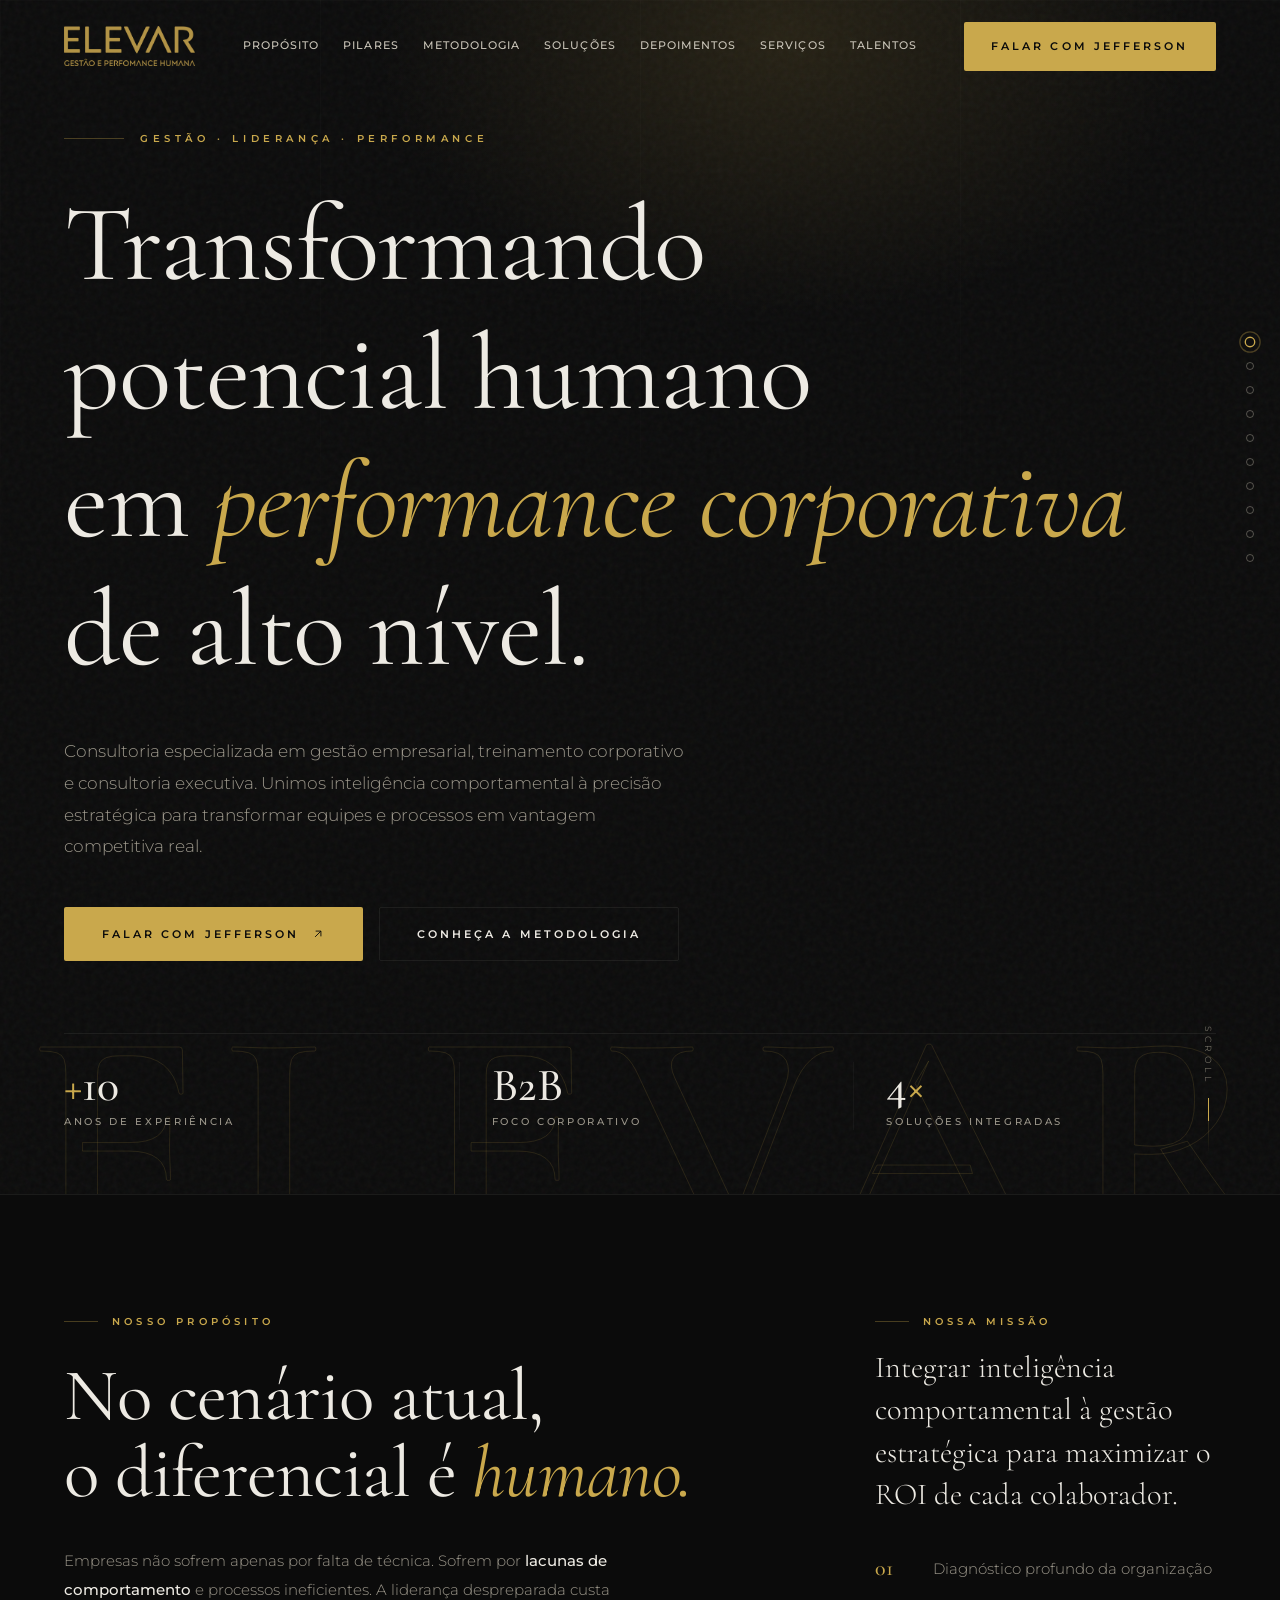
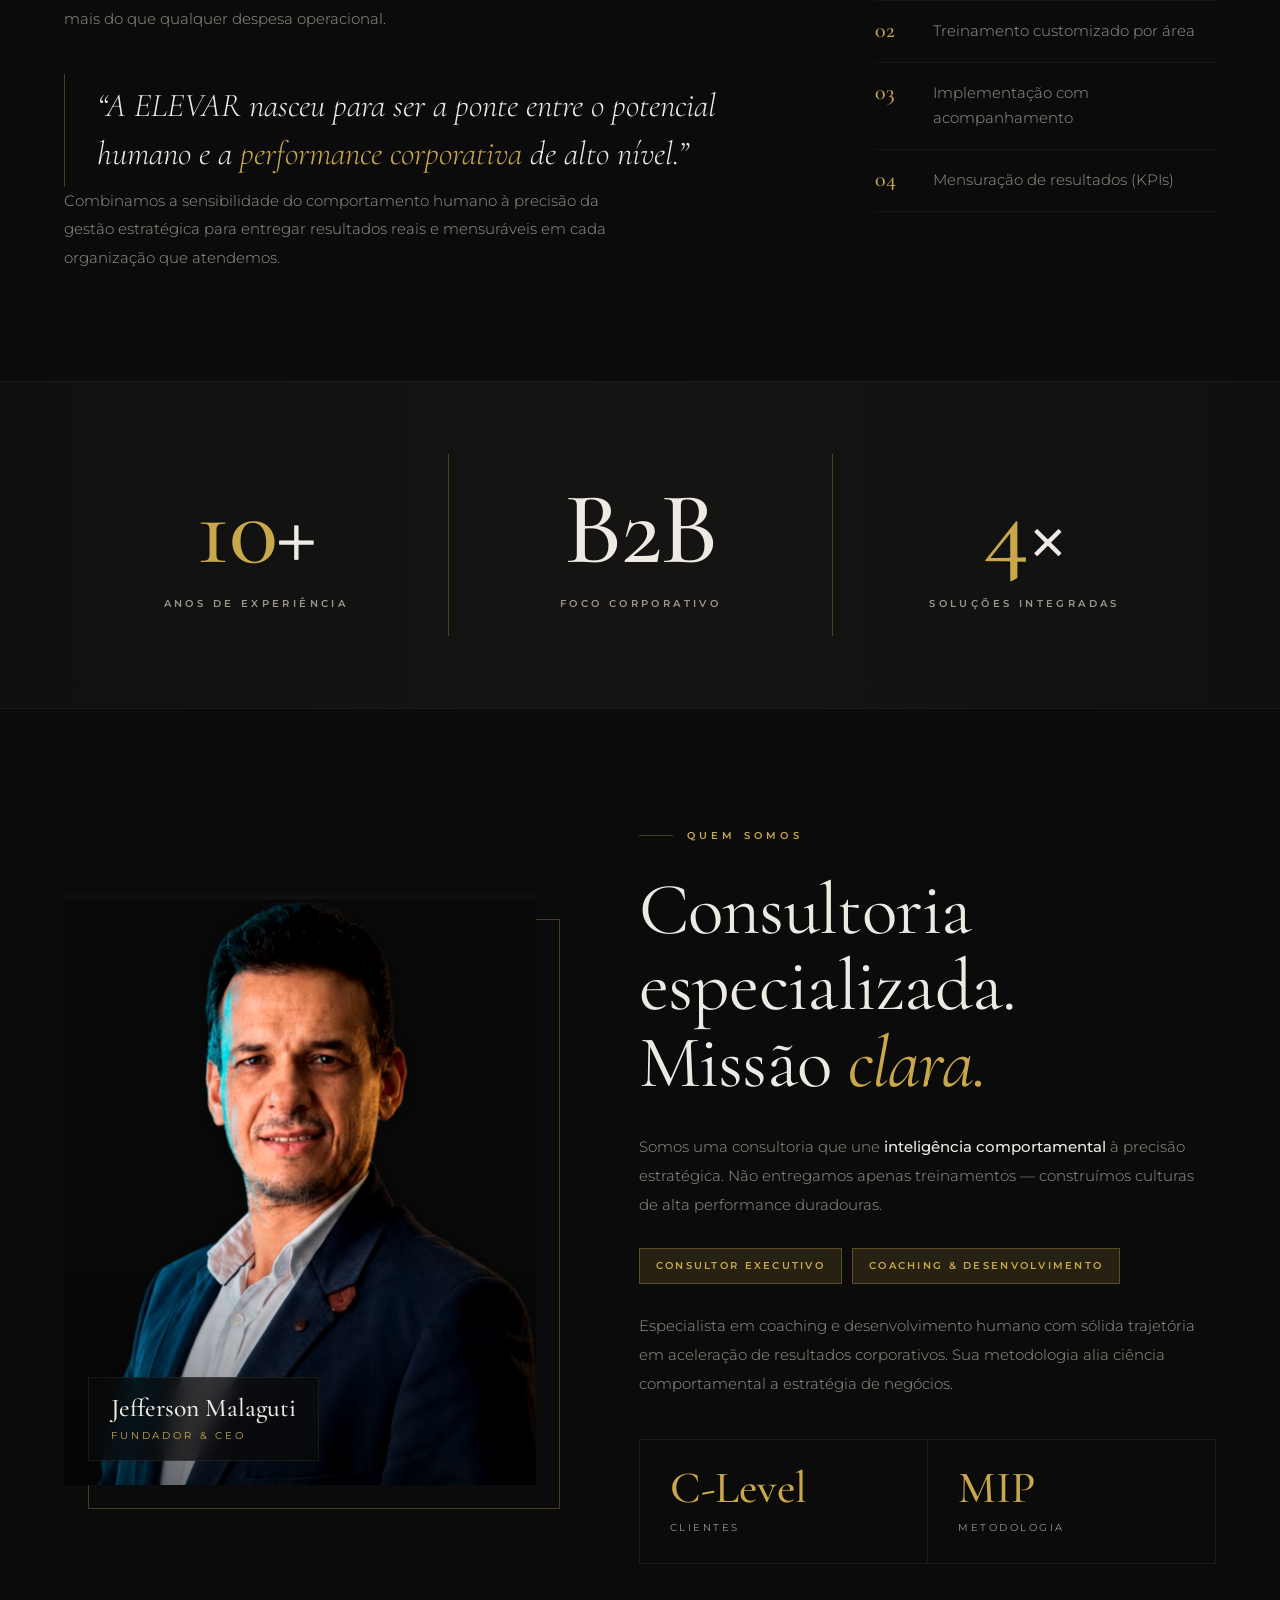
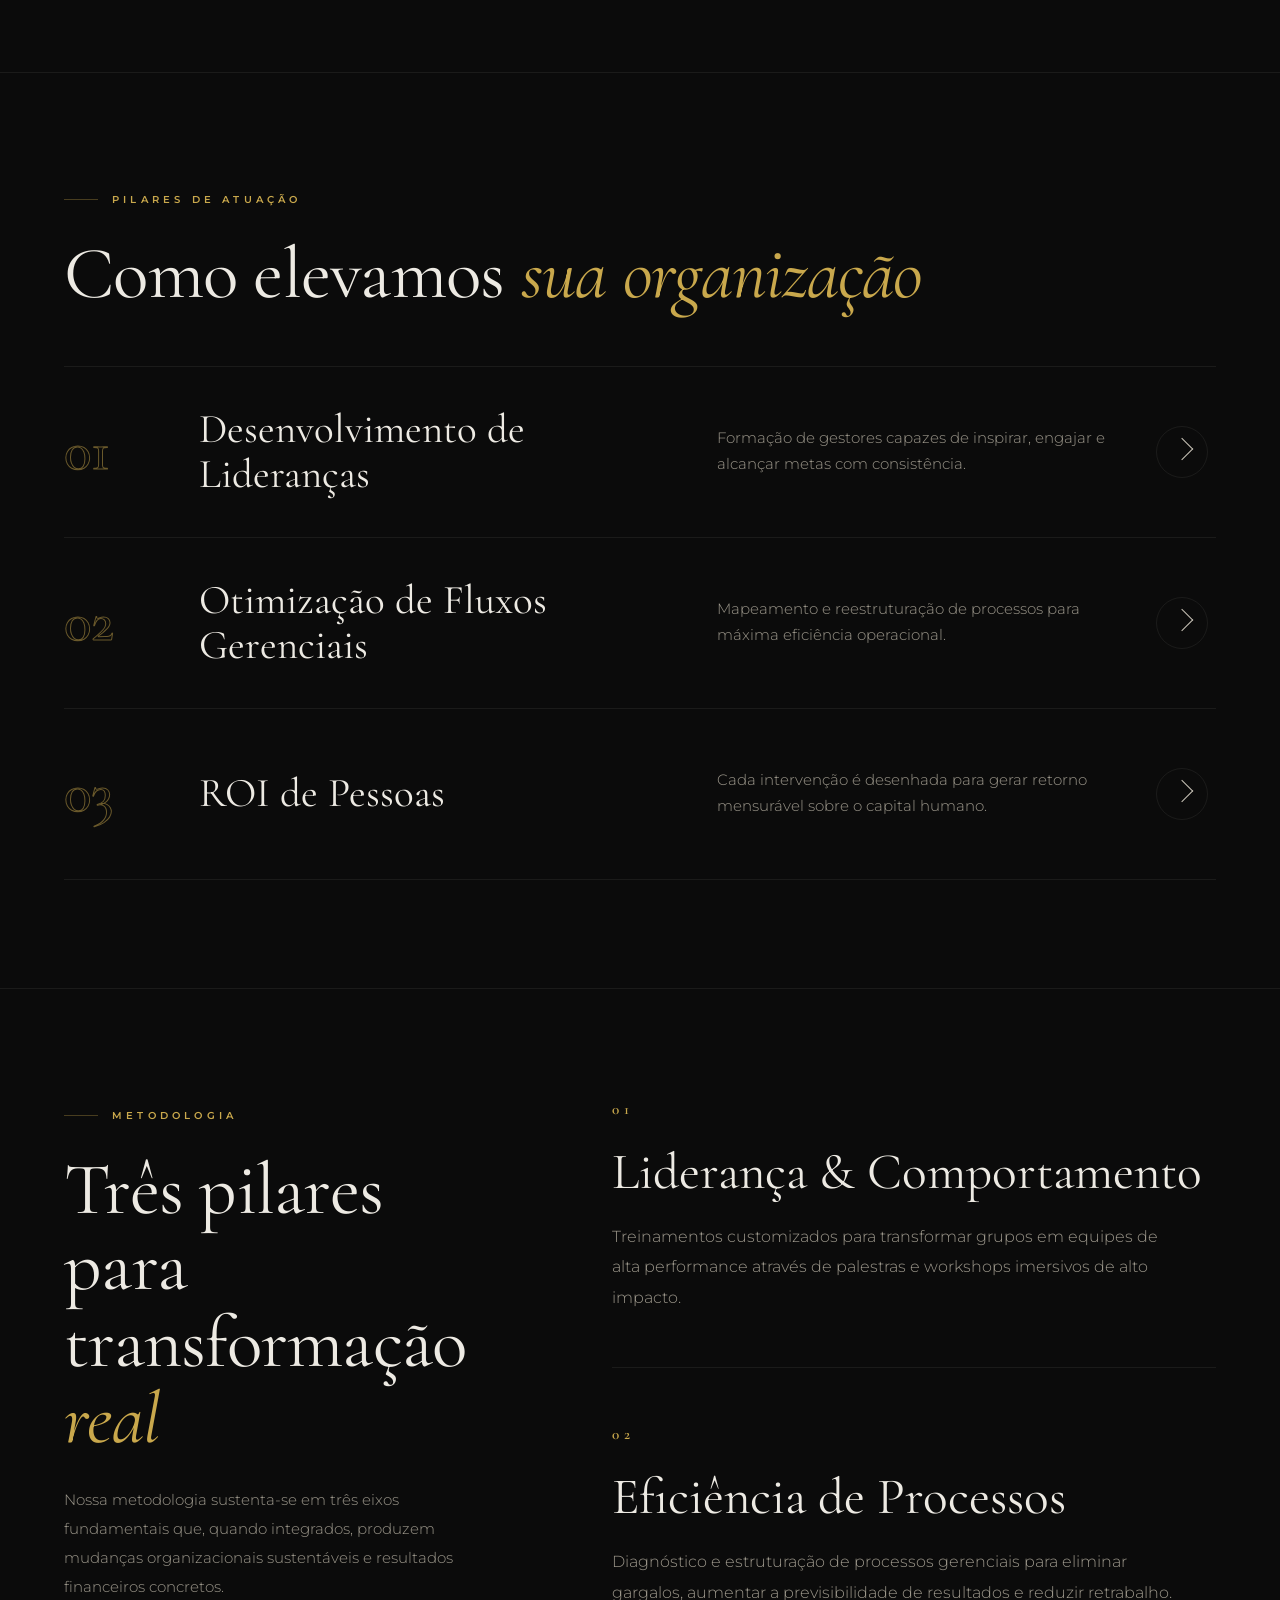
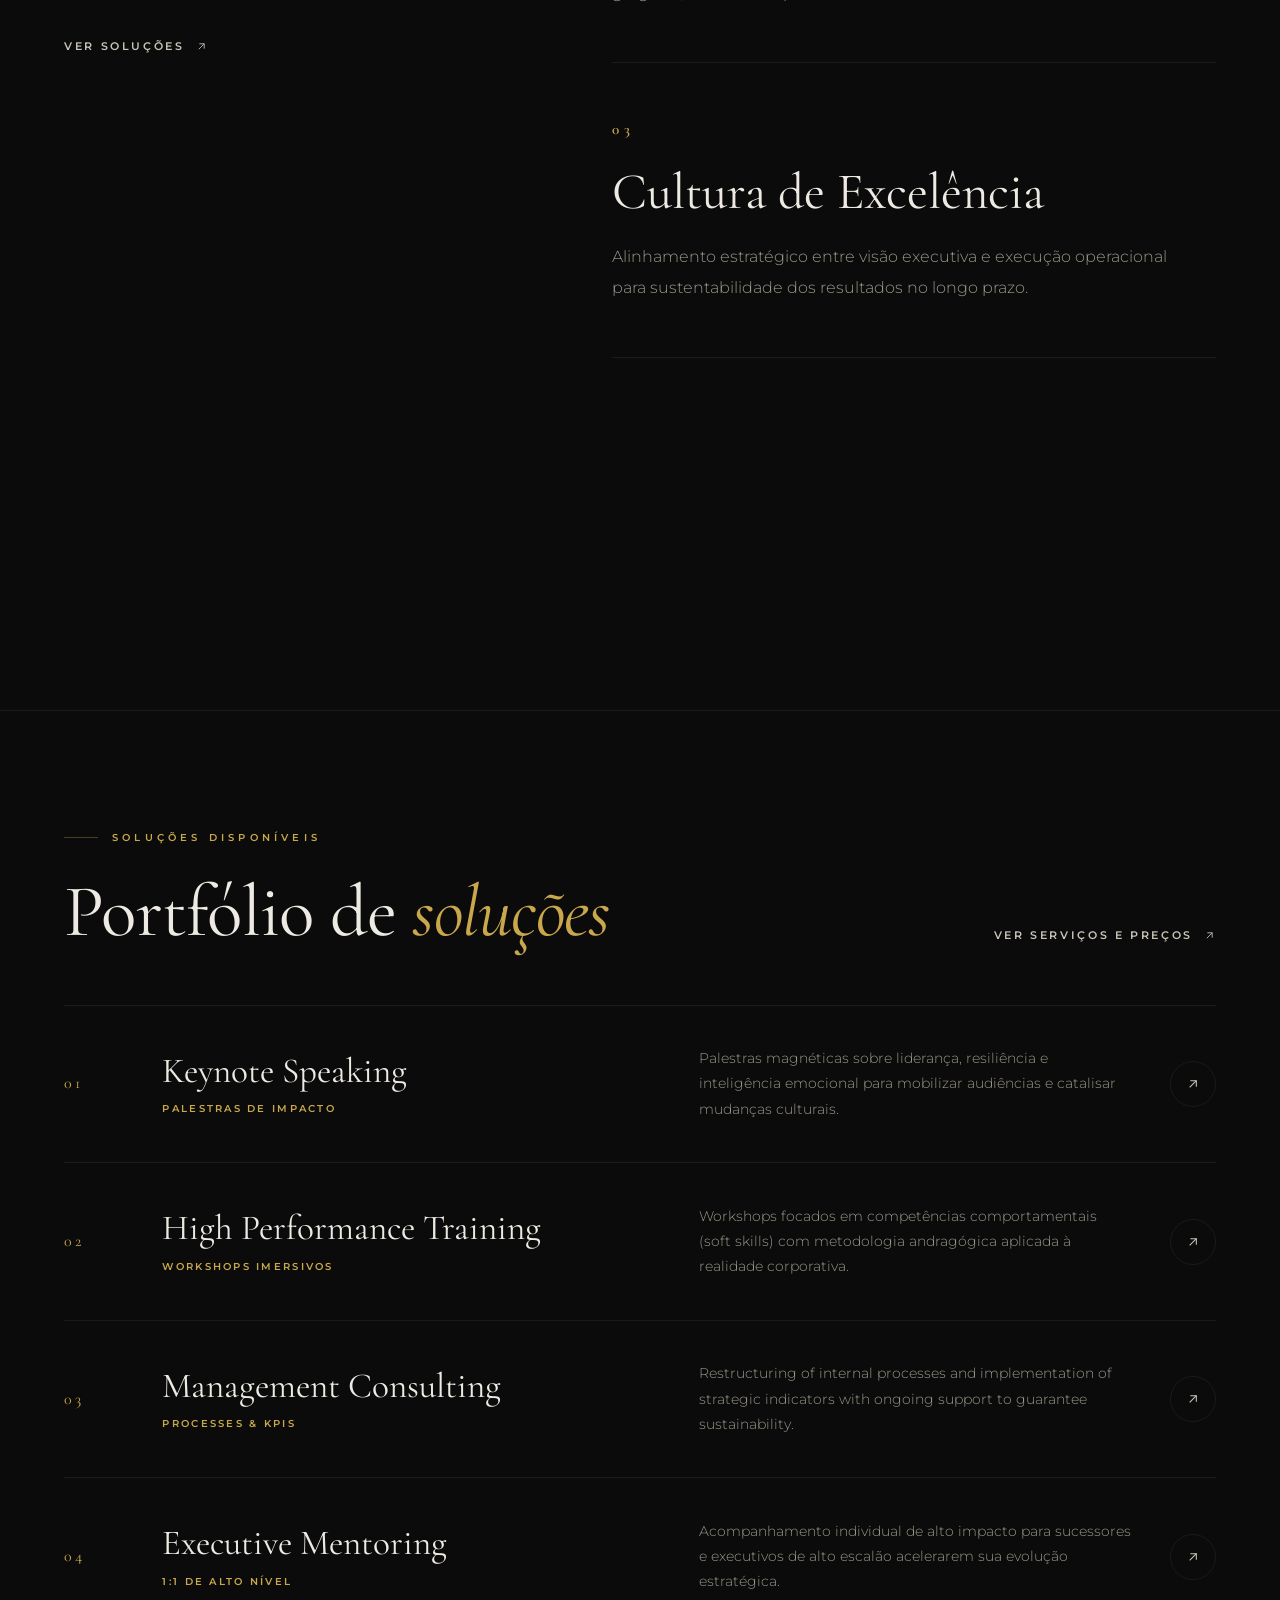
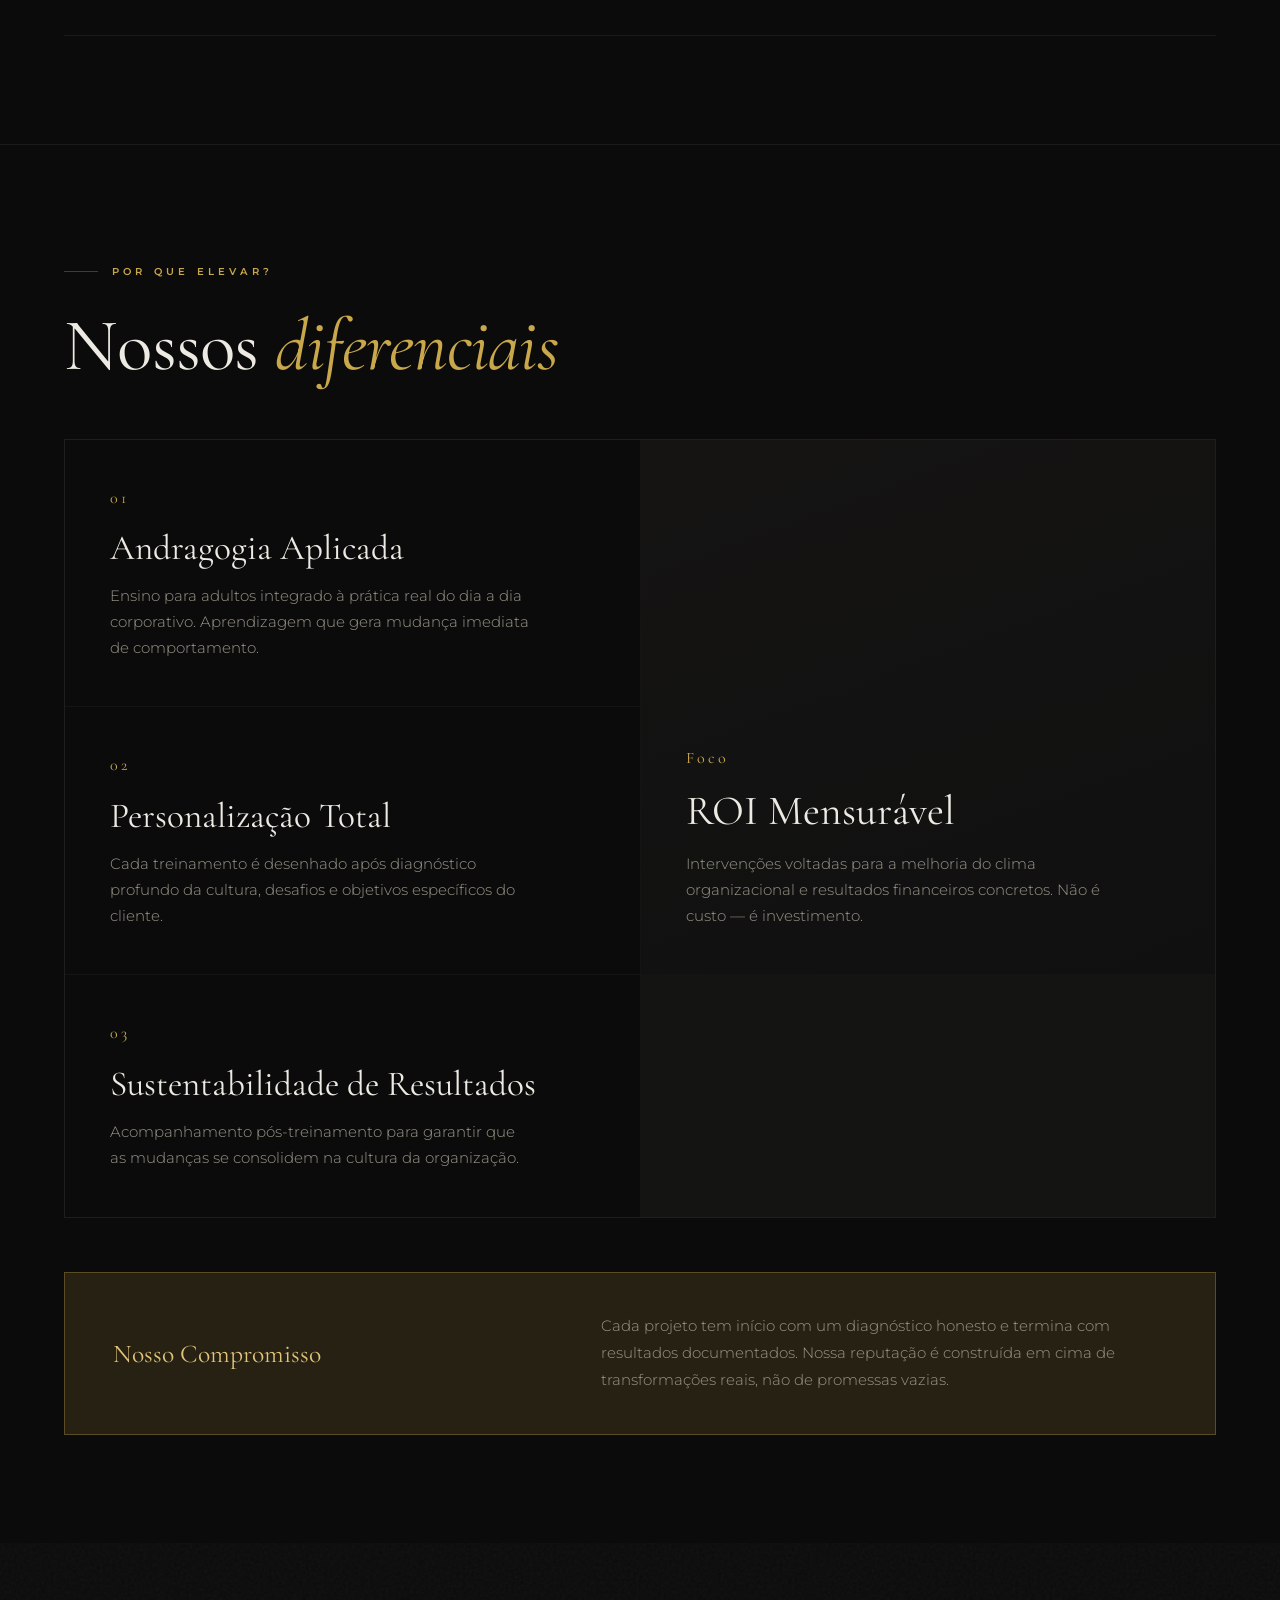
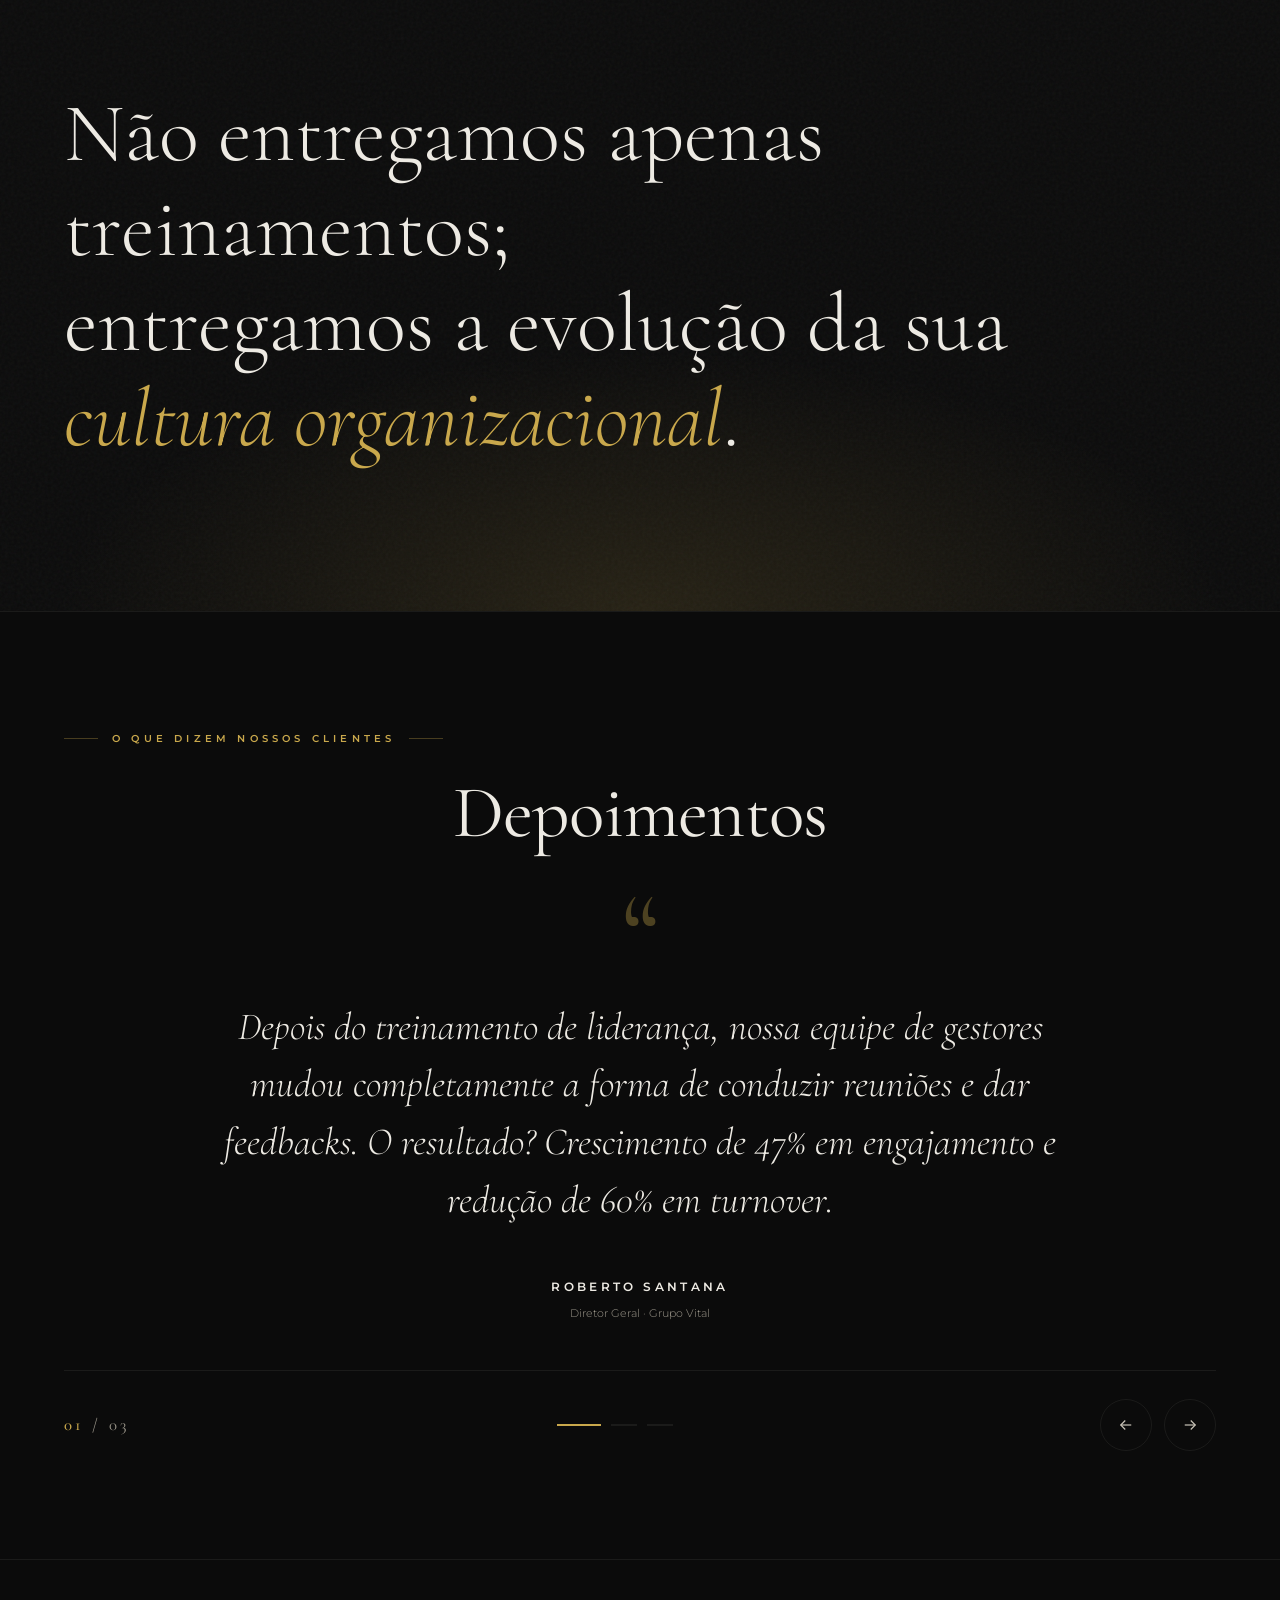
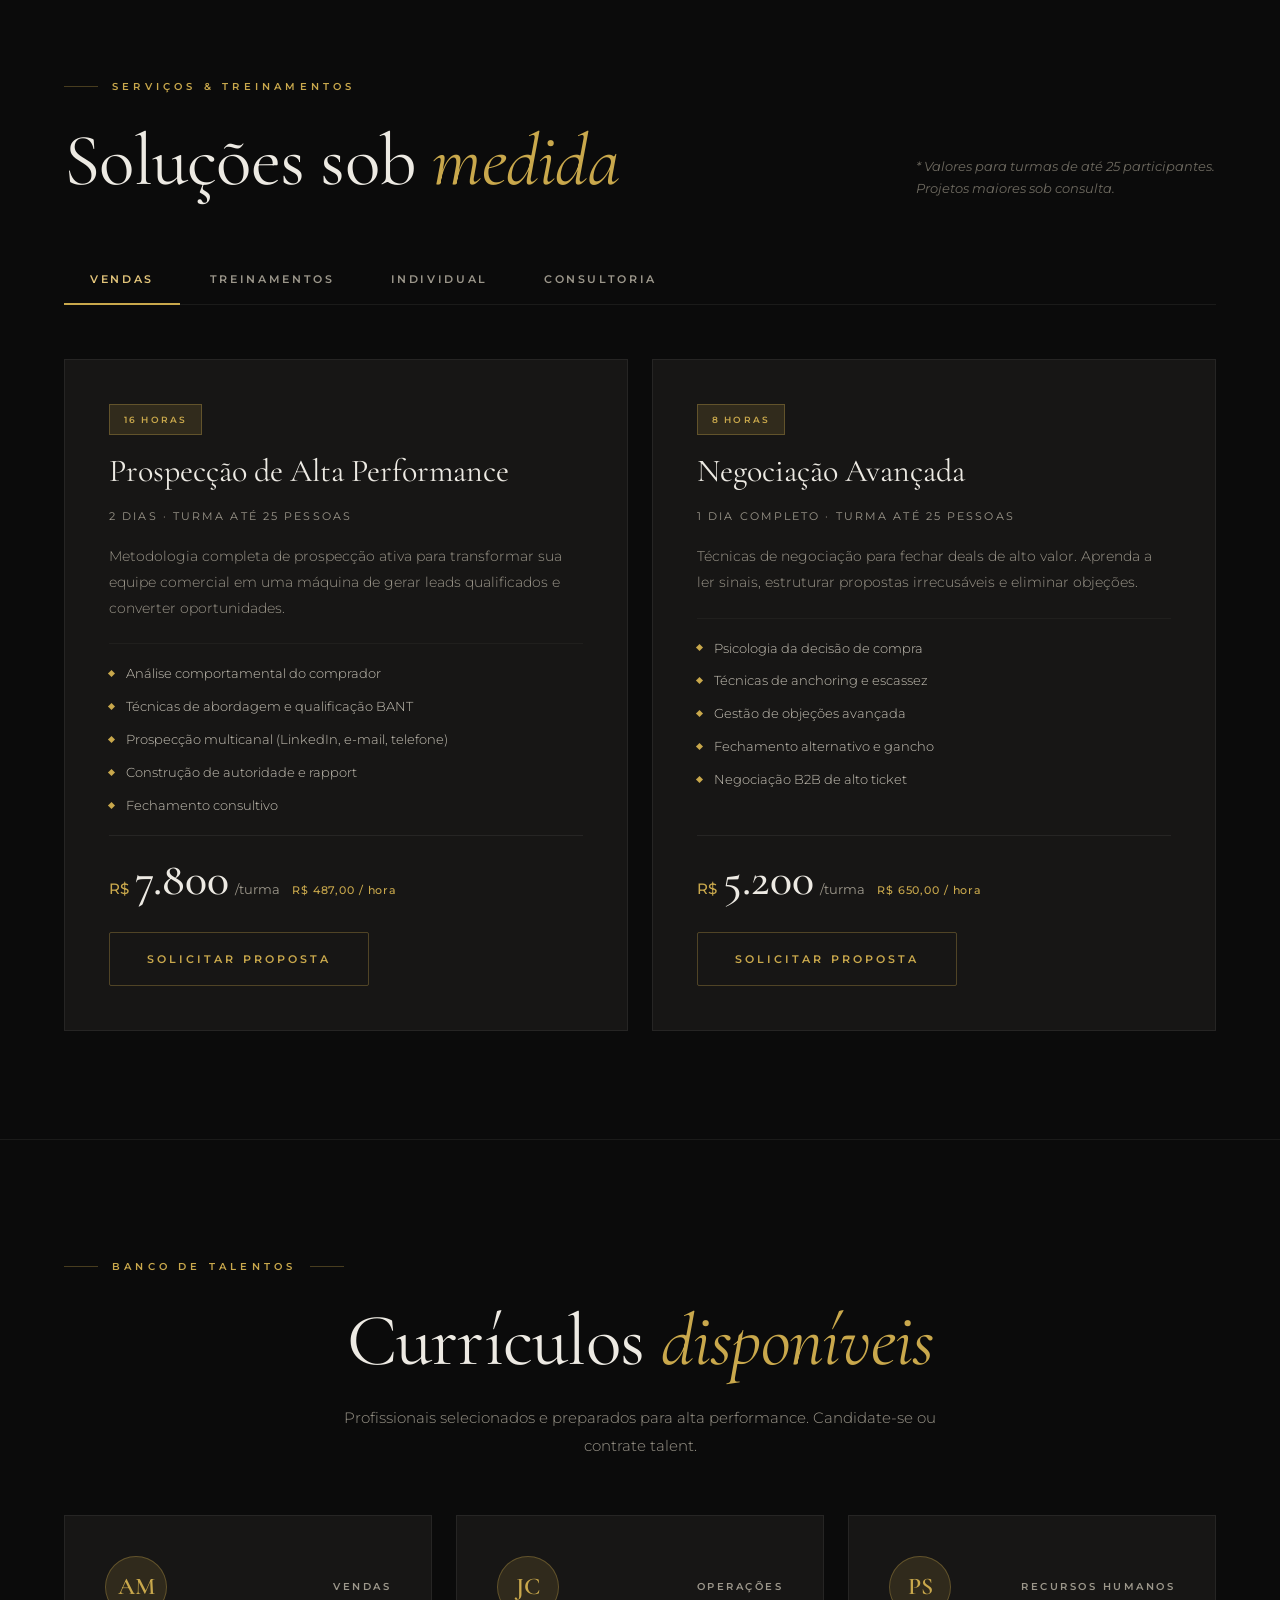
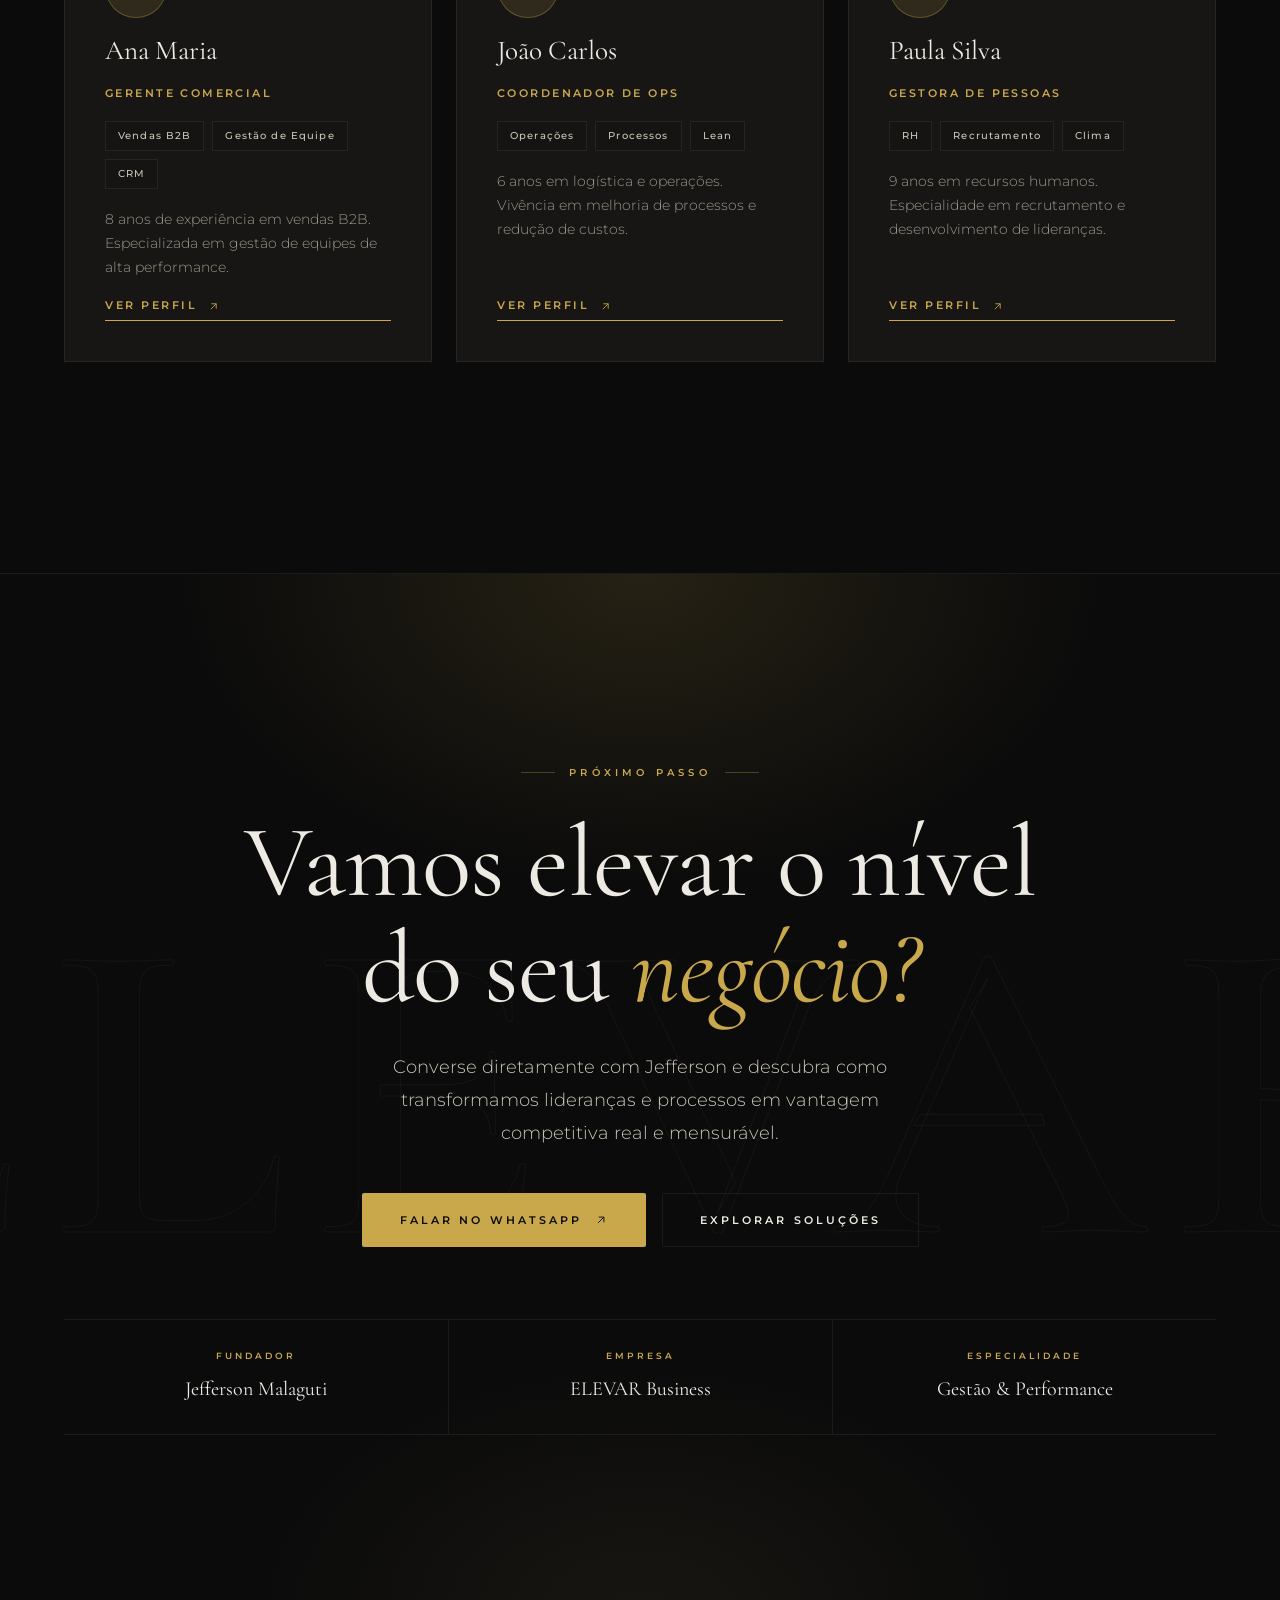
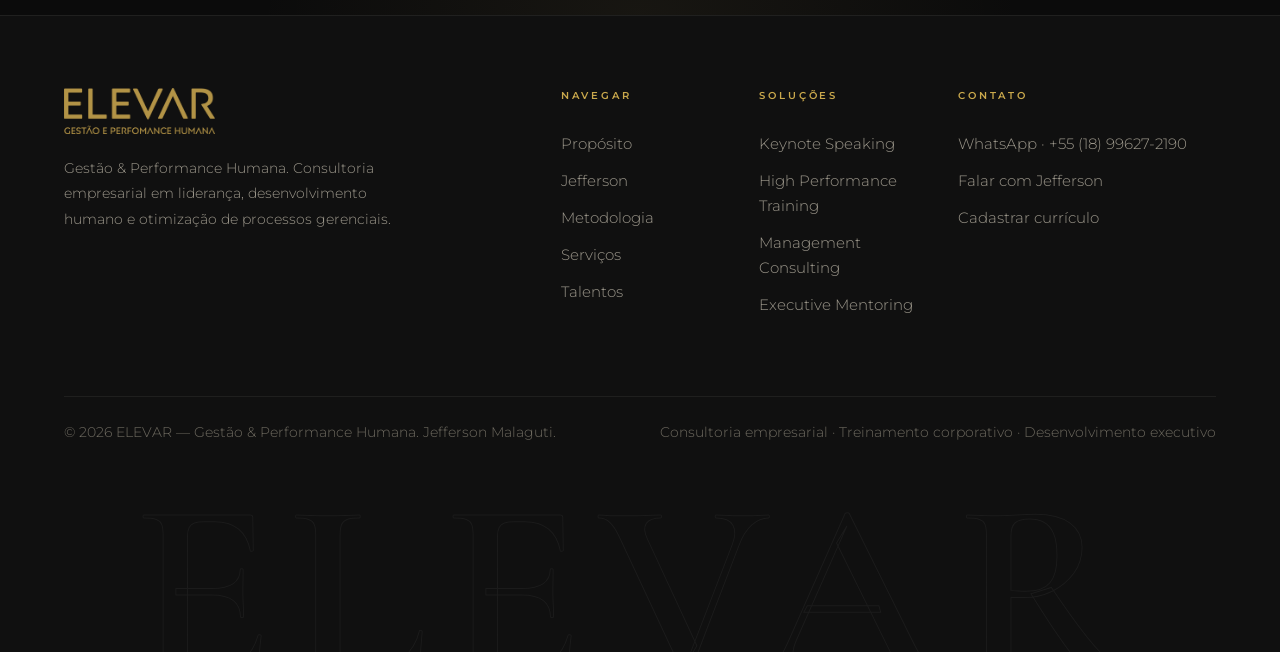
<file: index.html>
<!DOCTYPE html>
<html lang="pt-BR">
<head>
  <meta charset="UTF-8">
  <meta name="viewport" content="width=device-width, initial-scale=1.0">

  <title>ELEVAR — Gestão &amp; Performance Humana | Consultoria Empresarial</title>
  <meta name="description" content="Consultoria empresarial em liderança, desenvolvimento humano e performance corporativa. Treinamentos B2B, coaching executivo e consultoria gerencial para empresas de alto desempenho.">
  <meta name="author" content="Jefferson Malaguti">
  <meta name="robots" content="index, follow">
  <meta name="theme-color" content="#0B0B0B">

  <link rel="canonical" href="https://jefferson-malagutti.vercel.app/">

  <!-- Open Graph -->
  <meta property="og:type" content="website">
  <meta property="og:site_name" content="ELEVAR — Gestão &amp; Performance Humana">
  <meta property="og:title" content="ELEVAR — Gestão &amp; Performance Humana">
  <meta property="og:description" content="Transformando potencial humano em performance corporativa de alto nível.">
  <meta property="og:url" content="https://jefferson-malagutti.vercel.app/">
  <meta property="og:image" content="https://jefferson-malagutti.vercel.app/IMAGENS/elevar-logo.png">

  <!-- Twitter -->
  <meta name="twitter:card" content="summary_large_image">
  <meta name="twitter:title" content="ELEVAR — Gestão &amp; Performance Humana">
  <meta name="twitter:description" content="Consultoria em liderança, desenvolvimento humano e performance corporativa. Treinamentos B2B, coaching executivo e consultoria gerencial.">
  <meta name="twitter:image" content="https://jefferson-malagutti.vercel.app/IMAGENS/elevar-logo.png">

  <!-- Fonts -->
  <link rel="preconnect" href="https://fonts.googleapis.com">
  <link rel="preconnect" href="https://fonts.gstatic.com" crossorigin>
  <link href="https://fonts.googleapis.com/css2?family=Cormorant+Garamond:ital,wght@0,300;0,400;0,500;0,600;1,300;1,400;1,500&family=Montserrat:wght@300;400;500;600;700&display=swap" rel="stylesheet">

  <link rel="stylesheet" href="css/estilos.css">

  <!-- Dados Estruturados -->
  <script type="application/ld+json">
  {
    "@context": "https://schema.org",
    "@graph": [
      {
        "@type": "Organization",
        "@id": "https://jefferson-malagutti.vercel.app/#organization",
        "name": "ELEVAR — Gestão & Performance Humana",
        "url": "https://jefferson-malagutti.vercel.app/",
        "logo": "https://jefferson-malagutti.vercel.app/IMAGENS/elevar-logo.png",
        "founder": { "@id": "https://jefferson-malagutti.vercel.app/#person" },
        "contactPoint": {
          "@type": "ContactPoint",
          "telephone": "+55-18-99627-2190",
          "contactType": "sales",
          "areaServed": "BR",
          "availableLanguage": "pt-BR"
        }
      },
      {
        "@type": "Person",
        "@id": "https://jefferson-malagutti.vercel.app/#person",
        "name": "Jefferson Malaguti",
        "jobTitle": "Fundador & CEO",
        "worksFor": { "@id": "https://jefferson-malagutti.vercel.app/#organization" },
        "description": "Especialista em coaching e desenvolvimento humano com sólida trajetória em aceleração de resultados corporativos."
      },
      {
        "@type": "ProfessionalService",
        "@id": "https://jefferson-malagutti.vercel.app/#service",
        "name": "ELEVAR — Consultoria Empresarial",
        "url": "https://jefferson-malagutti.vercel.app/",
        "provider": { "@id": "https://jefferson-malagutti.vercel.app/#organization" },
        "telephone": "+55-18-99627-2190",
        "areaServed": "BR",
        "priceRange": "R$280 - R$7.800",
        "serviceType": [
          "Consultoria empresarial",
          "Treinamento corporativo",
          "Coaching executivo",
          "Desenvolvimento de lideranças",
          "Gestão de equipes"
        ]
      }
    ]
  }
  </script>
</head>
<body>

  <!-- ============ HEADER ============ -->
  <header class="site-header" id="siteHeader">
    <div class="header-inner">
      <a href="#inicio" class="brand" aria-label="ELEVAR — Gestão e Performance Humana">
        <img class="brand-logo" src="IMAGENS/elevar-logo.png" alt="ELEVAR — Gestão e Performance Humana" width="700" height="213" fetchpriority="high">
      </a>

      <nav class="header-nav" aria-label="Navegação principal">
        <a href="#proposito">Propósito</a>
        <a href="#pilares">Pilares</a>
        <a href="#metodologia">Metodologia</a>
        <a href="#solucoes">Soluções</a>
        <a href="#depoimentos">Depoimentos</a>
        <a href="#servicos">Serviços</a>
        <a href="#curriculos">Talentos</a>
      </nav>

      <div class="header-actions">
        <a href="#contato" class="btn btn--primary header-cta">Falar com Jefferson</a>
        <button class="burger" id="burger" aria-label="Abrir menu" aria-expanded="false" aria-controls="mobileMenu">
          <span></span><span></span><span></span>
        </button>
      </div>
    </div>
  </header>

  <!-- ============ MENU MOBILE ============ -->
  <nav class="mobile-menu" id="mobileMenu" aria-label="Menu móvel">
    <div class="mobile-menu-nav">
      <a href="#inicio"><small>01</small>Início</a>
      <a href="#proposito"><small>02</small>Propósito</a>
      <a href="#fundador"><small>03</small>Jefferson</a>
      <a href="#pilares"><small>04</small>Pilares</a>
      <a href="#metodologia"><small>05</small>Metodologia</a>
      <a href="#solucoes"><small>06</small>Soluções</a>
      <a href="#depoimentos"><small>07</small>Depoimentos</a>
      <a href="#servicos"><small>08</small>Serviços</a>
      <a href="#curriculos"><small>09</small>Talentos</a>
      <a href="#contato"><small>10</small>Contato</a>
    </div>
    <div class="mobile-menu-foot">
      <a href="https://wa.me/5518996272190?text=Ol%C3%A1,%20gostaria%20de%20saber%20mais%20sobre%20os%20treinamentos%20da%20ELEVAR" class="btn btn--primary" target="_blank" rel="noopener noreferrer">Falar no WhatsApp</a>
      <a href="#contato" class="anchor-link">Agendar reunião</a>
    </div>
  </nav>

  <main id="conteudo">

    <!-- ============ HERO ============ -->
    <section class="hero" id="inicio" aria-label="Apresentação">
      <div class="hero-grid-lines" aria-hidden="true"></div>
      <div class="noise" aria-hidden="true"></div>
      <div class="hero-watermark" aria-hidden="true">ELEVAR</div>

      <div class="container">
        <div class="hero-content">
          <p class="hero-eyebrow" data-hero-fade>Gestão · Liderança · Performance</p>

          <h1 class="hero-title">
            <span class="row"><span>Transformando</span></span>
            <span class="row"><span>potencial humano</span></span>
            <span class="row"><span>em <em>performance corporativa</em></span></span>
            <span class="row"><span>de alto nível.</span></span>
          </h1>

          <p class="hero-desc" data-hero-fade="1">
            Consultoria especializada em gestão empresarial, treinamento corporativo e
            consultoria executiva. Unimos inteligência comportamental à precisão estratégica
            para transformar equipes e processos em vantagem competitiva real.
          </p>

          <div class="hero-actions" data-hero-fade="2">
            <a href="#contato" class="btn btn--primary btn--magnetic">Falar com Jefferson
              <svg viewBox="0 0 24 24" fill="none" stroke="currentColor" stroke-width="1.6"><path d="M7 17L17 7"/><path d="M8 7h9v9"/></svg>
            </a>
            <a href="#metodologia" class="btn btn--ghost">Conheça a metodologia</a>
          </div>
        </div>

        <div class="hero-meta" data-hero-fade="3">
          <div class="hero-meta-item">
            <div class="hero-meta-num"><em>+</em><span data-count="10">0</span></div>
            <div class="hero-meta-lbl">Anos de Experiência</div>
          </div>
          <div class="hero-meta-item">
            <div class="hero-meta-num">B2B</div>
            <div class="hero-meta-lbl">Foco Corporativo</div>
          </div>
          <div class="hero-meta-item">
            <div class="hero-meta-num"><span data-count="4">0</span><em>×</em></div>
            <div class="hero-meta-lbl">Soluções Integradas</div>
          </div>
        </div>
      </div>

      <div class="hero-scroll" aria-hidden="true">
        <span>Scroll</span>
        <i></i>
      </div>
    </section>

    <!-- ============ PROPÓSITO ============ -->
    <section class="section section-rule" id="proposito">
      <div class="container">
        <div class="purpose-grid">
          <div>
            <p class="eyebrow reveal reveal--up">Nosso Propósito</p>
            <h2 class="h-display reveal reveal--up">
              No cenário atual,<br>
              o diferencial é <em>humano.</em>
            </h2>

            <p class="text-body reveal reveal--up" style="margin-top:36px;max-width:560px;">
              Empresas não sofrem apenas por falta de técnica. Sofrem por
              <strong>lacunas de comportamento</strong> e processos ineficientes.
              A liderança despreparada custa mais do que qualquer despesa operacional.
            </p>

            <blockquote class="purpose-quote reveal reveal--up">
              <p>“A ELEVAR nasceu para ser a ponte entre o potencial humano e a <em>performance corporativa</em> de alto nível.”</p>
            </blockquote>

            <p class="text-body reveal reveal--up" style="max-width:560px;">
              Combinamos a sensibilidade do comportamento humano à precisão da gestão
              estratégica para entregar resultados reais e mensuráveis em cada organização
              que atendemos.
            </p>
          </div>

          <aside class="purpose-aside">
            <div class="purpose-mission reveal reveal--up">
              <p class="eyebrow" style="margin-bottom:0;">Nossa Missão</p>
              <h3>Integrar inteligência comportamental à gestão estratégica para maximizar o ROI de cada colaborador.</h3>
            </div>

            <ul class="act-model reveal reveal--up" aria-label="Modelo de atuação">
              <li><strong>01</strong><span>Diagnóstico profundo da organização</span></li>
              <li><strong>02</strong><span>Treinamento customizado por área</span></li>
              <li><strong>03</strong><span>Implementação com acompanhamento</span></li>
              <li><strong>04</strong><span>Mensuração de resultados (KPIs)</span></li>
            </ul>
          </aside>
        </div>
      </div>
    </section>

    <!-- ============ MÉTRICAS ============ -->
    <section class="metrics-band section-rule" id="metricas" aria-label="Números da ELEVAR">
      <div class="container">
        <div class="metrics-grid">
          <div class="metric reveal reveal--fade">
            <div class="metric-num"><span data-count="10">0</span>+</div>
            <div class="metric-lbl">Anos de Experiência</div>
          </div>
          <div class="metric reveal reveal--fade" data-delay="120">
            <div class="metric-num">B2B</div>
            <div class="metric-lbl">Foco Corporativo</div>
          </div>
          <div class="metric reveal reveal--fade" data-delay="240">
            <div class="metric-num"><span data-count="4">0</span>×</div>
            <div class="metric-lbl">Soluções Integradas</div>
          </div>
        </div>
      </div>
    </section>

    <!-- ============ FUNDADOR ============ -->
    <section class="section section-rule" id="fundador">
      <div class="container">
        <div class="founder-grid">
          <div class="founder-media reveal reveal--fade">
            <div class="founder-frame" aria-hidden="true"></div>
            <div class="founder-img-wrap img-reveal">
              <img src="IMAGENS/jeff-perfil.jpg" alt="Jefferson Malaguti, fundador e CEO da ELEVAR — Gestão e Performance Humana" loading="lazy" decoding="async" width="900" height="1262" data-parallax>
            </div>
            <div class="founder-id">
              <div class="fn">Jefferson Malaguti</div>
              <div class="ft">Fundador &amp; CEO</div>
            </div>
          </div>

          <div>
            <p class="eyebrow reveal reveal--up">Quem Somos</p>
            <h2 class="h-display reveal reveal--up">Consultoria especializada.<br>Missão <em>clara.</em></h2>

            <p class="text-body reveal reveal--up" style="margin-top:32px;max-width:560px;">
              Somos uma consultoria que une <strong>inteligência comportamental</strong> à
              precisão estratégica. Não entregamos apenas treinamentos — construímos culturas
              de alta performance duradouras.
            </p>

            <div class="founder-badges reveal reveal--up">
              <span class="tag-pill">Consultor Executivo</span>
              <span class="tag-pill">Coaching &amp; Desenvolvimento</span>
            </div>

            <p class="text-body reveal reveal--up" style="max-width:560px;">
              Especialista em coaching e desenvolvimento humano com sólida trajetória em
              aceleração de resultados corporativos. Sua metodologia alia ciência
              comportamental a estratégia de negócios.
            </p>

            <div class="founder-stats reveal reveal--up">
              <div class="founder-stat">
                <div class="fs-num">C-Level</div>
                <div class="fs-lbl">Clientes</div>
              </div>
              <div class="founder-stat">
                <div class="fs-num">MIP</div>
                <div class="fs-lbl">Metodologia</div>
              </div>
            </div>
          </div>
        </div>
      </div>
    </section>

    <!-- ============ PILARES ============ -->
    <section class="section section-rule" id="pilares">
      <div class="container">
        <p class="eyebrow reveal reveal--up">Pilares de Atuação</p>
        <h2 class="h-display reveal reveal--up">Como elevamos <em>sua organização</em></h2>

        <div class="pillars-list">
          <article class="pillar-row reveal reveal--up">
            <span class="pillar-num">01</span>
            <div class="pillar-main">
              <h3>Desenvolvimento de Lideranças</h3>
            </div>
            <p class="pillar-desc">Formação de gestores capazes de inspirar, engajar e alcançar metas com consistência.</p>
            <span class="pillar-arrow" aria-hidden="true"></span>
          </article>

          <article class="pillar-row reveal reveal--up" data-delay="100">
            <span class="pillar-num">02</span>
            <div class="pillar-main">
              <h3>Otimização de Fluxos Gerenciais</h3>
            </div>
            <p class="pillar-desc">Mapeamento e reestruturação de processos para máxima eficiência operacional.</p>
            <span class="pillar-arrow" aria-hidden="true"></span>
          </article>

          <article class="pillar-row reveal reveal--up" data-delay="200">
            <span class="pillar-num">03</span>
            <div class="pillar-main">
              <h3>ROI de Pessoas</h3>
            </div>
            <p class="pillar-desc">Cada intervenção é desenhada para gerar retorno mensurável sobre o capital humano.</p>
            <span class="pillar-arrow" aria-hidden="true"></span>
          </article>
        </div>
      </div>
    </section>

    <!-- ============ METODOLOGIA ============ -->
    <section class="section section-rule methodology" id="metodologia">
      <div class="container">
        <div class="method-grid">
          <div class="method-sticky">
            <p class="eyebrow reveal reveal--up">Metodologia</p>
            <h2 class="h-display reveal reveal--up">Três pilares para<br>transformação <em>real</em></h2>
            <p class="text-body reveal reveal--up" style="margin-top:28px;max-width:440px;">
              Nossa metodologia sustenta-se em três eixos fundamentais que, quando integrados,
              produzem mudanças organizacionais sustentáveis e resultados financeiros concretos.
            </p>
            <a href="#servicos" class="anchor-link reveal reveal--up" style="margin-top:36px;">
              Ver soluções<svg viewBox="0 0 24 24" fill="none" stroke="currentColor" stroke-width="1.6"><path d="M7 17L17 7"/><path d="M8 7h9v9"/></svg>
            </a>
          </div>

          <div class="method-list">
            <article class="method-item reveal reveal--up">
              <div class="method-index">01</div>
              <h3>Liderança &amp; Comportamento</h3>
              <p>Treinamentos customizados para transformar grupos em equipes de alta performance através de palestras e workshops imersivos de alto impacto.</p>
            </article>

            <article class="method-item reveal reveal--up" data-delay="100">
              <div class="method-index">02</div>
              <h3>Eficiência de Processos</h3>
              <p>Diagnóstico e estruturação de processos gerenciais para eliminar gargalos, aumentar a previsibilidade de resultados e reduzir retrabalho.</p>
            </article>

            <article class="method-item reveal reveal--up" data-delay="200">
              <div class="method-index">03</div>
              <h3>Cultura de Excelência</h3>
              <p>Alinhamento estratégico entre visão executiva e execução operacional para sustentabilidade dos resultados no longo prazo.</p>
            </article>
          </div>
        </div>
      </div>
    </section>

    <!-- ============ SOLUÇÕES ============ -->
    <section class="section section-rule" id="solucoes">
      <div class="container">
        <div style="display:flex;justify-content:space-between;align-items:flex-end;gap:40px;flex-wrap:wrap;">
          <div>
            <p class="eyebrow reveal reveal--up">Soluções Disponíveis</p>
            <h2 class="h-display reveal reveal--up">Portfólio de <em>soluções</em></h2>
          </div>
          <a href="#servicos" class="anchor-link reveal reveal--up">Ver serviços e preços<svg viewBox="0 0 24 24" fill="none" stroke="currentColor" stroke-width="1.6"><path d="M7 17L17 7"/><path d="M8 7h9v9"/></svg></a>
        </div>

        <div class="solutions-list">
          <article class="solution-row reveal reveal--up">
            <span class="solution-idx">01</span>
            <div>
              <h3 class="solution-name">Keynote Speaking</h3>
              <p class="solution-cat">Palestras de Impacto</p>
            </div>
            <p class="solution-desc">Palestras magnéticas sobre liderança, resiliência e inteligência emocional para mobilizar audiências e catalisar mudanças culturais.</p>
            <p class="solution-target">Eventos corporativos &amp; convenções</p>
            <span class="solution-arrow" aria-hidden="true"><svg viewBox="0 0 24 24" fill="none" stroke="currentColor" stroke-width="1.6"><path d="M7 17L17 7"/><path d="M8 7h9v9"/></svg></span>
          </article>

          <article class="solution-row reveal reveal--up" data-delay="80">
            <span class="solution-idx">02</span>
            <div>
              <h3 class="solution-name">High Performance Training</h3>
              <p class="solution-cat">Workshops Imersivos</p>
            </div>
            <p class="solution-desc">Workshops focados em competências comportamentais (soft skills) com metodologia andragógica aplicada à realidade corporativa.</p>
            <p class="solution-target">Gestores &amp; equipes de vendas</p>
            <span class="solution-arrow" aria-hidden="true"><svg viewBox="0 0 24 24" fill="none" stroke="currentColor" stroke-width="1.6"><path d="M7 17L17 7"/><path d="M8 7h9v9"/></svg></span>
          </article>

          <article class="solution-row reveal reveal--up" data-delay="160">
            <span class="solution-idx">03</span>
            <div>
              <h3 class="solution-name">Management Consulting</h3>
              <p class="solution-cat">Processes &amp; KPIs</p>
            </div>
            <p class="solution-desc">Restructuring of internal processes and implementation of strategic indicators with ongoing support to guarantee sustainability.</p>
            <p class="solution-target">Directors &amp; mid-level management</p>
            <span class="solution-arrow" aria-hidden="true"><svg viewBox="0 0 24 24" fill="none" stroke="currentColor" stroke-width="1.6"><path d="M7 17L17 7"/><path d="M8 7h9v9"/></svg></span>
          </article>

          <article class="solution-row reveal reveal--up" data-delay="240">
            <span class="solution-idx">04</span>
            <div>
              <h3 class="solution-name">Executive Mentoring</h3>
              <p class="solution-cat">1:1 de Alto Nível</p>
            </div>
            <p class="solution-desc">Acompanhamento individual de alto impacto para sucessores e executivos de alto escalão acelerarem sua evolução estratégica.</p>
            <p class="solution-target">C-Level &amp; empreendedores</p>
            <span class="solution-arrow" aria-hidden="true"><svg viewBox="0 0 24 24" fill="none" stroke="currentColor" stroke-width="1.6"><path d="M7 17L17 7"/><path d="M8 7h9v9"/></svg></span>
          </article>
        </div>
      </div>
    </section>

    <!-- ============ DIFERENCIAIS ============ -->
    <section class="section section-rule" id="diferenciais">
      <div class="container">
        <div class="diff-head">
          <p class="eyebrow reveal reveal--up">Por que Elevar?</p>
          <h2 class="h-display reveal reveal--up">Nossos <em>diferenciais</em></h2>
        </div>

        <div class="diff-grid">
          <div class="diff-cell reveal reveal--up">
            <span class="diff-num">01</span>
            <h3>Andragogia Aplicada</h3>
            <p>Ensino para adultos integrado à prática real do dia a dia corporativo. Aprendizagem que gera mudança imediata de comportamento.</p>
          </div>

          <div class="diff-cell diff-cell--feature reveal reveal--up" data-delay="100">
            <span class="diff-num">Foco</span>
            <h3>ROI Mensurável</h3>
            <p>Intervenções voltadas para a melhoria do clima organizacional e resultados financeiros concretos. Não é custo — é investimento.</p>
          </div>

          <div class="diff-cell reveal reveal--up">
            <span class="diff-num">02</span>
            <h3>Personalização Total</h3>
            <p>Cada treinamento é desenhado após diagnóstico profundo da cultura, desafios e objetivos específicos do cliente.</p>
          </div>

          <div class="diff-cell reveal reveal--up">
            <span class="diff-num">03</span>
            <h3>Sustentabilidade de Resultados</h3>
            <p>Acompanhamento pós-treinamento para garantir que as mudanças se consolidem na cultura da organização.</p>
          </div>
        </div>

        <div class="commitment reveal reveal--up">
          <h3>Nosso Compromisso</h3>
          <p>Cada projeto tem início com um diagnóstico honesto e termina com resultados documentados. Nossa reputação é construída em cima de transformações reais, não de promessas vazias.</p>
        </div>
      </div>
    </section>

    <!-- ============ FRASE DE IMPACTO ============ -->
    <section class="impact" id="impacto" aria-label="Frase de impacto">
      <div class="noise" aria-hidden="true"></div>
      <div class="container">
        <p class="impact-text reveal reveal--up">
          Não entregamos apenas treinamentos;<br>
          entregamos a evolução da sua <em>cultura organizacional</em>.
        </p>
      </div>
    </section>

    <!-- ============ DEPOIMENTOS ============ -->
    <section class="section section-rule testimonials" id="depoimentos">
      <div class="container">
        <p class="eyebrow eyebrow--center reveal reveal--up">O que dizem nossos clientes</p>
        <h2 class="h-display reveal reveal--up" style="text-align:center;">Depoimentos</h2>

        <div class="testimonial-stage reveal reveal--fade" aria-live="polite" id="testimonialStage">
          <figure class="testimonial-slide is-active" data-slide>
            <span class="testimonial-quote-mark" aria-hidden="true">“</span>
            <blockquote class="testimonial-text">Depois do treinamento de liderança, nossa equipe de gestores mudou completamente a forma de conduzir reuniões e dar feedbacks. O resultado? Crescimento de 47% em engajamento e redução de 60% em turnover.</blockquote>
            <figcaption class="testimonial-author">
              <span class="testimonial-name">Roberto Santana</span>
              <span class="testimonial-role">Diretor Geral · Grupo Vital</span>
            </figcaption>
          </figure>

          <figure class="testimonial-slide" data-slide>
            <span class="testimonial-quote-mark" aria-hidden="true">“</span>
            <blockquote class="testimonial-text">A consultoria transformou nossa operação. Mapeamos gargalos que nem sabíamos existir e reconstruímos processos que triplicaram nossa produtividade em 6 meses.</blockquote>
            <figcaption class="testimonial-author">
              <span class="testimonial-name">Mariana Lima</span>
              <span class="testimonial-role">CEO · Innovare Tech</span>
            </figcaption>
          </figure>

          <figure class="testimonial-slide" data-slide>
            <span class="testimonial-quote-mark" aria-hidden="true">“</span>
            <blockquote class="testimonial-text">O coaching executivo foi divisor de águas na minha carreira. Em 3 meses, consegui estruturar minha liderança e bater metas que pareciam impossíveis. Investimento que se pagou várias vezes.</blockquote>
            <figcaption class="testimonial-author">
              <span class="testimonial-name">André Pereira</span>
              <span class="testimonial-role">Diretor Comercial · Stark Industries</span>
            </figcaption>
          </figure>
        </div>

        <div class="testimonial-nav reveal reveal--fade">
          <span class="testimonial-count"><strong id="testimonialCurrent">01</strong> / <span id="testimonialTotal">03</span></span>
          <span class="testimonial-dots" id="testimonialDots" role="tablist" aria-label="Selecionar depoimento"></span>
          <span class="testimonial-arrows">
            <button class="t-arrow prev" id="testimonialPrev" aria-label="Depoimento anterior"><svg viewBox="0 0 24 24" fill="none" stroke="currentColor" stroke-width="1.6"><path d="M19 12H5"/><path d="M11 6l-6 6 6 6"/></svg></button>
            <button class="t-arrow next" id="testimonialNext" aria-label="Próximo depoimento"><svg viewBox="0 0 24 24" fill="none" stroke="currentColor" stroke-width="1.6"><path d="M5 12h14"/><path d="M13 6l6 6-6 6"/></svg></button>
          </span>
        </div>
      </div>
    </section>

    <!-- ============ SERVIÇOS ============ -->
    <section class="section section-rule" id="servicos">
      <div class="container">
        <div class="services-head">
          <div>
            <p class="eyebrow reveal reveal--up">Serviços &amp; Treinamentos</p>
            <h2 class="h-display reveal reveal--up">Soluções sob <em>medida</em></h2>
          </div>
          <p class="services-note reveal reveal--up">* Valores para turmas de até 25 participantes. Projetos maiores sob consulta.</p>
        </div>

        <div class="tabs" id="serviceTabs" role="tablist" aria-label="Categorias de serviços">
          <button class="tab is-active" role="tab" id="tab-vendas" aria-selected="true" aria-controls="panel-vendas" data-tab="vendas">Vendas</button>
          <button class="tab" role="tab" id="tab-treinamentos" aria-selected="false" aria-controls="panel-treinamentos" data-tab="treinamentos" tabindex="-1">Treinamentos</button>
          <button class="tab" role="tab" id="tab-individual" aria-selected="false" aria-controls="panel-individual" data-tab="individual" tabindex="-1">Individual</button>
          <button class="tab" role="tab" id="tab-consultoria" aria-selected="false" aria-controls="panel-consultoria" data-tab="consultoria" tabindex="-1">Consultoria</button>
        </div>

        <div class="tab-panels">

          <!-- VENDAS -->
          <div class="tab-panel is-active" role="tabpanel" id="panel-vendas" aria-labelledby="tab-vendas">
            <div class="service-grid">

              <article class="service-card reveal reveal--up">
                <span class="service-tag">16 Horas</span>
                <h3>Prospecção de Alta Performance</h3>
                <p class="service-meta">2 Dias · Turma até 25 pessoas</p>
                <p class="desc">Metodologia completa de prospecção ativa para transformar sua equipe comercial em uma máquina de gerar leads qualificados e converter oportunidades.</p>
                <ul class="service-modules">
                  <li>Análise comportamental do comprador</li>
                  <li>Técnicas de abordagem e qualificação BANT</li>
                  <li>Prospecção multicanal (LinkedIn, e-mail, telefone)</li>
                  <li>Construção de autoridade e rapport</li>
                  <li>Fechamento consultivo</li>
                </ul>
                <div class="service-price-block">
                  <div class="service-price"><span class="cur">R$</span><span class="amt">7.800</span><span class="per">/turma</span></div>
                  <span class="service-price-sub">R$ 487,00 / hora</span>
                </div>
                <a href="https://wa.me/5518996272190?text=Ol%C3%A1,%20tenho%20interesse%20no%20treinamento%20de%20Prospec%C3%A7%C3%A3o%20de%20Alta%20Performance" class="btn btn--outline-accent" target="_blank" rel="noopener noreferrer">Solicitar proposta</a>
              </article>

              <article class="service-card reveal reveal--up" data-delay="80">
                <span class="service-tag">8 Horas</span>
                <h3>Negociação Avançada</h3>
                <p class="service-meta">1 Dia Completo · Turma até 25 pessoas</p>
                <p class="desc">Técnicas de negociação para fechar deals de alto valor. Aprenda a ler sinais, estruturar propostas irrecusáveis e eliminar objeções.</p>
                <ul class="service-modules">
                  <li>Psicologia da decisão de compra</li>
                  <li>Técnicas de anchoring e escassez</li>
                  <li>Gestão de objeções avançada</li>
                  <li>Fechamento alternativo e gancho</li>
                  <li>Negociação B2B de alto ticket</li>
                </ul>
                <div class="service-price-block">
                  <div class="service-price"><span class="cur">R$</span><span class="amt">5.200</span><span class="per">/turma</span></div>
                  <span class="service-price-sub">R$ 650,00 / hora</span>
                </div>
                <a href="https://wa.me/5518996272190?text=Ol%C3%A1,%20tenho%20interesse%20no%20treinamento%20de%20Negocia%C3%A7%C3%A3o%20Avan%C3%A7ada" class="btn btn--outline-accent" target="_blank" rel="noopener noreferrer">Solicitar proposta</a>
              </article>

            </div>
          </div>

          <!-- TREINAMENTOS -->
          <div class="tab-panel" role="tabpanel" id="panel-treinamentos" aria-labelledby="tab-treinamentos">
            <div class="service-grid">

              <article class="service-card">
                <span class="service-tag">8 Horas</span>
                <h3>Liderança em Alta Performance</h3>
                <p class="service-meta">1 Dia Completo · Turma até 25 pessoas</p>
                <p class="desc">Desenvolvimento acelerado de competências de liderança para gestores que precisam engajar equipes e alcançar resultados com consistência.</p>
                <div class="service-price-block">
                  <div class="service-price"><span class="cur">R$</span><span class="amt">5.200</span><span class="per">/turma</span></div>
                  <span class="service-price-sub">R$ 650,00 / hora · Melhor custo-benefício</span>
                </div>
                <a href="https://wa.me/5518996272190?text=Ol%C3%A1,%20tenho%20interesse%20no%20treinamento%20de%20Lideran%C3%A7a%20em%20Alta%20Performance" class="btn btn--outline-accent" target="_blank" rel="noopener noreferrer">Solicitar proposta</a>
              </article>

              <article class="service-card">
                <span class="service-tag">8 Horas</span>
                <h3>Vendedor Campeão</h3>
                <p class="service-meta">1 Dia Completo · Turma até 25 pessoas</p>
                <p class="desc">Metodologia intensiva para transformar equipes comerciais em máquinas de vendas através de técnicas comportamentais e de persuasão ética.</p>
                <div class="service-price-block">
                  <div class="service-price"><span class="cur">R$</span><span class="amt">4.400</span><span class="per">/turma</span></div>
                  <span class="service-price-sub">R$ 550,00 / hora</span>
                </div>
                <a href="https://wa.me/5518996272190?text=Ol%C3%A1,%20tenho%20interesse%20no%20treinamento%20Vendedor%20Campe%C3%A3o" class="btn btn--outline-accent" target="_blank" rel="noopener noreferrer">Solicitar proposta</a>
              </article>

              <article class="service-card">
                <span class="service-tag">4 Horas</span>
                <h3>Gestão Emocional Aplicada</h3>
                <p class="service-meta">Meio Período · Turma até 25 pessoas</p>
                <p class="desc">Ferramentas práticas de regulação emocional para líderes e colaboradores manterem alta performance em ambientes de pressão e incerteza.</p>
                <div class="service-price-block">
                  <div class="service-price"><span class="cur">R$</span><span class="amt">3.400</span><span class="per">/turma</span></div>
                  <span class="service-price-sub">R$ 425,00 / hora</span>
                </div>
                <a href="https://wa.me/5518996272190?text=Ol%C3%A1,%20tenho%20interesse%20no%20treinamento%20de%20Gest%C3%A3o%20Emocional%20Aplicada" class="btn btn--outline-accent" target="_blank" rel="noopener noreferrer">Solicitar proposta</a>
              </article>

              <article class="service-card">
                <span class="service-tag">4 Horas</span>
                <h3>Atendimento Humanizado</h3>
                <p class="service-meta">Meio Período · Turma até 25 pessoas</p>
                <p class="desc">Capacitação para equipes de front-end criarem experiências memoráveis ao cliente, elevando NPS e fidelização com empatia estratégica.</p>
                <div class="service-price-block">
                  <div class="service-price"><span class="cur">R$</span><span class="amt">3.400</span><span class="per">/turma</span></div>
                  <span class="service-price-sub">R$ 425,00 / hora</span>
                </div>
                <a href="https://wa.me/5518996272190?text=Ol%C3%A1,%20tenho%20interesse%20no%20treinamento%20de%20Atendimento%20Humanizado" class="btn btn--outline-accent" target="_blank" rel="noopener noreferrer">Solicitar proposta</a>
              </article>

            </div>
          </div>

          <!-- INDIVIDUAL -->
          <div class="tab-panel" role="tabpanel" id="panel-individual" aria-labelledby="tab-individual">
            <div class="service-grid">

              <article class="service-card">
                <span class="service-tag">10 Sessões</span>
                <h3>Coaching Executivo</h3>
                <p class="service-meta">Pacote · Para Gestores</p>
                <p class="desc">Foco em KPIs e metas estratégicas relacionais. Acompanhamento de alta intensidade para resultados rápidos.</p>
                <div class="service-price-block">
                  <div class="service-price"><span class="cur">R$</span><span class="amt">4.997</span><span class="per">pacote</span></div>
                </div>
                <a href="https://wa.me/5518996272190?text=Ol%C3%A1,%20tenho%20interesse%20no%20Coaching%20Executivo" class="btn btn--outline-accent" target="_blank" rel="noopener noreferrer">Agendar conversa</a>
              </article>

              <article class="service-card">
                <span class="service-tag">Sessão Avulsa</span>
                <h3>Processo Terapêutico</h3>
                <p class="service-meta">Para Colaboradores</p>
                <p class="desc">Suporte individual para equipes. Saúde mental como vantagem competitiva organizacional.</p>
                <div class="service-price-block">
                  <div class="service-price"><span class="cur">R$</span><span class="amt">280</span><span class="per">sessão</span></div>
                </div>
                <a href="https://wa.me/5518996272190?text=Ol%C3%A1,%20tenho%20interesse%20no%20Processo%20Terap%C3%AAutico" class="btn btn--outline-accent" target="_blank" rel="noopener noreferrer">Agendar conversa</a>
              </article>

              <article class="service-card">
                <span class="service-tag">4h/Semana</span>
                <h3>Plantão Elevar</h3>
                <p class="service-meta">Mensal · Suporte Contínuo</p>
                <p class="desc">Disponibilidade estratégica para resolver desafios de gestão em tempo real.</p>
                <div class="service-price-block">
                  <div class="service-price"><span class="cur">R$</span><span class="amt">4.500</span><span class="per">mês</span></div>
                </div>
                <a href="https://wa.me/5518996272190?text=Ol%C3%A1,%20tenho%20interesse%20no%20Plant%C3%A3o%20Elevar" class="btn btn--outline-accent" target="_blank" rel="noopener noreferrer">Agendar conversa</a>
              </article>

              <article class="service-card">
                <span class="service-tag">10 Sessões</span>
                <h3>Processo Gerencial</h3>
                <p class="service-meta">Pacote · Para Líderes</p>
                <p class="desc">Desenvolvimento profissional com suporte técnico para líderes em transição ou expansão de responsabilidades.</p>
                <div class="service-price-block">
                  <div class="service-price"><span class="cur">R$</span><span class="amt">4.997</span><span class="per">pacote</span></div>
                </div>
                <a href="https://wa.me/5518996272190?text=Ol%C3%A1,%20tenho%20interesse%20no%20Processo%20Gerencial" class="btn btn--outline-accent" target="_blank" rel="noopener noreferrer">Agendar conversa</a>
              </article>

            </div>
          </div>

          <!-- CONSULTORIA -->
          <div class="tab-panel" role="tabpanel" id="panel-consultoria" aria-labelledby="tab-consultoria">
            <div class="process-intro">
              <p class="eyebrow eyebrow--center">Projetos Estratégicos</p>
              <h2 class="h-display">Consultoria &amp; <em>processos</em></h2>
              <p class="text-body" style="margin-top:20px;">Projetos focados na estrutura e eficiência operacional da sua organização. Metodologia em três etapas sequenciais para garantir resultados sustentáveis.</p>
            </div>

            <div class="process-steps">
              <div class="process-step">
                <span class="process-num">01</span>
                <h3>Diagnóstico Inicial</h3>
                <p>Análise profunda dos processos atuais, mapeamento de gargalos e identificação de oportunidades de crescimento na operação.</p>
              </div>
              <div class="process-step">
                <span class="process-num">02</span>
                <h3>Reestruturação</h3>
                <p>Desenho de novos fluxos operacionais, implantação de indicadores estratégicos (KPIs) e alinhamento das equipes envolvidas.</p>
              </div>
              <div class="process-step">
                <span class="process-num">03</span>
                <h3>Acompanhamento</h3>
                <p>Suporte consultivo durante a fase de execução para garantir a sustentabilidade dos resultados e a consolidação da nova cultura.</p>
              </div>
            </div>

            <div style="text-align:center;margin-top:64px;">
              <a href="https://wa.me/5518996272190?text=Ol%C3%A1,%20tenho%20interesse%20em%20um%20projeto%20de%20Consultoria%20Gerencial" class="btn btn--primary" target="_blank" rel="noopener noreferrer">Solicitar diagnóstico</a>
            </div>
          </div>

        </div>
      </div>
    </section>

    <!-- ============ TALENTOS ============ -->
    <section class="section section-rule" id="curriculos">
      <div class="container">
        <p class="eyebrow eyebrow--center reveal reveal--up">Banco de Talentos</p>
        <h2 class="h-display reveal reveal--up" style="text-align:center;">Currículos <em>disponíveis</em></h2>
        <p class="text-body reveal reveal--up" style="text-align:center;max-width:600px;margin:24px auto 0;">
          Profissionais selecionados e preparados para alta performance. Candidate-se ou contrate talent.
        </p>

        <div class="cv-grid">
          <a href="perfis/ana-maria.html" class="cv-card reveal reveal--up">
            <div class="cv-top">
              <span class="cv-initial">AM</span>
              <span class="cv-area">Vendas</span>
            </div>
            <h3>Ana Maria</h3>
            <p class="cv-role">Gerente Comercial</p>
            <div class="cv-skills">
              <span class="cv-skill">Vendas B2B</span>
              <span class="cv-skill">Gestão de Equipe</span>
              <span class="cv-skill">CRM</span>
            </div>
            <p class="cv-exp">8 anos de experiência em vendas B2B. Especializada em gestão de equipes de alta performance.</p>
            <span class="cv-cta">Ver perfil<svg viewBox="0 0 24 24" fill="none" stroke="currentColor" stroke-width="1.6"><path d="M7 17L17 7"/><path d="M8 7h9v9"/></svg></span>
          </a>

          <a href="perfis/joao-carlos.html" class="cv-card reveal reveal--up" data-delay="100">
            <div class="cv-top">
              <span class="cv-initial">JC</span>
              <span class="cv-area">Operações</span>
            </div>
            <h3>João Carlos</h3>
            <p class="cv-role">Coordenador de Ops</p>
            <div class="cv-skills">
              <span class="cv-skill">Operações</span>
              <span class="cv-skill">Processos</span>
              <span class="cv-skill">Lean</span>
            </div>
            <p class="cv-exp">6 anos em logística e operações. Vivência em melhoria de processos e redução de custos.</p>
            <span class="cv-cta">Ver perfil<svg viewBox="0 0 24 24" fill="none" stroke="currentColor" stroke-width="1.6"><path d="M7 17L17 7"/><path d="M8 7h9v9"/></svg></span>
          </a>

          <a href="perfis/paula-silva.html" class="cv-card reveal reveal--up" data-delay="200">
            <div class="cv-top">
              <span class="cv-initial">PS</span>
              <span class="cv-area">Recursos Humanos</span>
            </div>
            <h3>Paula Silva</h3>
            <p class="cv-role">Gestora de Pessoas</p>
            <div class="cv-skills">
              <span class="cv-skill">RH</span>
              <span class="cv-skill">Recrutamento</span>
              <span class="cv-skill">Clima</span>
            </div>
            <p class="cv-exp">9 anos em recursos humanos. Especialidade em recrutamento e desenvolvimento de lideranças.</p>
            <span class="cv-cta">Ver perfil<svg viewBox="0 0 24 24" fill="none" stroke="currentColor" stroke-width="1.6"><path d="M7 17L17 7"/><path d="M8 7h9v9"/></svg></span>
          </a>
        </div>

        <div class="cv-footer-cta reveal reveal--up">
          <a href="cadastro.html" class="btn btn--ghost">Preencher meu currículo<svg viewBox="0 0 24 24" fill="none" stroke="currentColor" stroke-width="1.6"><path d="M7 17L17 7"/><path d="M8 7h9v9"/></svg></a>
        </div>
      </div>
    </section>

    <!-- ============ CTA FINAL ============ -->
    <section class="final-cta section-rule" id="contato">
      <div class="final-watermark" aria-hidden="true">ELEVAR</div>
      <div class="container">
        <div class="cta-inner">
          <p class="eyebrow eyebrow--center reveal reveal--up">Próximo Passo</p>
          <h2 class="h-display reveal reveal--up">Vamos elevar o nível<br>do seu <em>negócio?</em></h2>
          <p class="lead reveal reveal--up">Converse diretamente com Jefferson e descubra como transformamos lideranças e processos em vantagem competitiva real e mensurável.</p>

          <div class="final-actions reveal reveal--up">
            <a href="https://wa.me/5518996272190?text=Ol%C3%A1,%20gostaria%20de%20saber%20mais%20sobre%20os%20treinamentos%20da%20ELEVAR" class="btn btn--primary btn--magnetic" target="_blank" rel="noopener noreferrer" aria-label="Agendar reunião pelo WhatsApp">
              Falar no WhatsApp<svg viewBox="0 0 24 24" fill="none" stroke="currentColor" stroke-width="1.6"><path d="M7 17L17 7"/><path d="M8 7h9v9"/></svg>
            </a>
            <a href="#servicos" class="btn btn--ghost">Explorar soluções</a>
          </div>

          <div class="cta-contact">
            <div class="cta-contact-item">
              <div class="lbl">Fundador</div>
              <div class="val">Jefferson Malaguti</div>
            </div>
            <div class="cta-contact-item">
              <div class="lbl">Empresa</div>
              <div class="val">ELEVAR Business</div>
            </div>
            <div class="cta-contact-item">
              <div class="lbl">Especialidade</div>
              <div class="val">Gestão &amp; Performance</div>
            </div>
          </div>
        </div>
      </div>
    </section>

  </main>

  <!-- ============ FOOTER ============ -->
  <footer class="site-footer">
    <div class="container">
      <div class="footer-main">
        <div class="footer-brand">
          <img class="brand-logo" src="IMAGENS/elevar-logo.png" alt="ELEVAR — Gestão e Performance Humana" loading="lazy" width="700" height="213">
          <p>Gestão &amp; Performance Humana. Consultoria empresarial em liderança, desenvolvimento humano e otimização de processos gerenciais.</p>
        </div>

        <nav class="footer-col" aria-label="Navegação do rodapé">
          <h4>Navegar</h4>
          <a href="#proposito">Propósito</a>
          <a href="#fundador">Jefferson</a>
          <a href="#metodologia">Metodologia</a>
          <a href="#servicos">Serviços</a>
          <a href="#curriculos">Talentos</a>
        </nav>

        <nav class="footer-col" aria-label="Soluções">
          <h4>Soluções</h4>
          <a href="#solucoes">Keynote Speaking</a>
          <a href="#solucoes">High Performance Training</a>
          <a href="#solucoes">Management Consulting</a>
          <a href="#solucoes">Executive Mentoring</a>
        </nav>

        <div class="footer-col footer-contact">
          <h4>Contato</h4>
          <a href="https://wa.me/5518996272190" target="_blank" rel="noopener noreferrer">WhatsApp · +55 (18) 99627-2190</a>
          <a href="#contato">Falar com Jefferson</a>
          <a href="cadastro.html">Cadastrar currículo</a>
        </div>
      </div>

      <div class="footer-bottom">
        <p>© <span id="anoAtual">2026</span> ELEVAR — Gestão &amp; Performance Humana. Jefferson Malaguti.</p>
        <p>Consultoria empresarial · Treinamento corporativo · Desenvolvimento executivo</p>
      </div>
    </div>
    <div class="footer-ww" aria-hidden="true">ELEVAR</div>
  </footer>

  <!-- ============ NAV DOTS ============ -->
  <nav class="nav-dots" id="navDots" aria-label="Navegação por seções"></nav>

  <script>
    (function () {
      'use strict';

      var prefersReduced = window.matchMedia('(prefers-reduced-motion: reduce)').matches;
      var finePointer = window.matchMedia('(pointer: fine)').matches;

      /* ---------- 1. HEADER SCROLL ---------- */
      var header = document.getElementById('siteHeader');
      function onScrollHeader() {
        header.classList.toggle('is-scrolled', window.scrollY > 24);
      }
      onScrollHeader();
      window.addEventListener('scroll', onScrollHeader, { passive: true });

      /* ---------- 2. MENU MOBILE ---------- */
      var burger = document.getElementById('burger');
      var mobileMenu = document.getElementById('mobileMenu');
      function closeMenu() {
        mobileMenu.classList.remove('is-open');
        burger.classList.remove('is-open');
        burger.setAttribute('aria-expanded', 'false');
        document.body.classList.remove('lock-scroll');
      }
      function toggleMenu() {
        var open = mobileMenu.classList.toggle('is-open');
        burger.classList.toggle('is-open', open);
        burger.setAttribute('aria-expanded', String(open));
        document.body.classList.toggle('lock-scroll', open);
      }
      burger.addEventListener('click', toggleMenu);
      mobileMenu.querySelectorAll('a').forEach(function (a) {
        a.addEventListener('click', closeMenu);
      });
      document.addEventListener('keydown', function (e) {
        if (e.key === 'Escape') closeMenu();
      });

      /* ---------- 3. REVEAL SYSTEM ---------- */
      var revealEls = document.querySelectorAll('.reveal, .reveal--up, .reveal--fade, .stagger');
      if ('IntersectionObserver' in window && !prefersReduced) {
        var revealObserver = new IntersectionObserver(function (entries) {
          entries.forEach(function (entry) {
            if (entry.isIntersecting) {
              var delay = parseInt(entry.target.dataset.delay || 0, 10);
              entry.target.style.transitionDelay = delay + 'ms';
              entry.target.classList.add('is-in');
              revealObserver.unobserve(entry.target);
            }
          });
        }, { threshold: 0.14, rootMargin: '0px 0px -8% 0px' });
        revealEls.forEach(function (el) { revealObserver.observe(el); });

        var maskEls = document.querySelectorAll('.reveal-mask');
        var maskObserver = new IntersectionObserver(function (entries) {
          entries.forEach(function (entry) {
            if (entry.isIntersecting) {
              entry.target.classList.add('is-in');
              maskObserver.unobserve(entry.target);
            }
          });
        }, { threshold: 0.4 });
        maskEls.forEach(function (el) { maskObserver.observe(el); });

        var imgEls = document.querySelectorAll('.img-reveal');
        var imgObserver = new IntersectionObserver(function (entries) {
          entries.forEach(function (entry) {
            if (entry.isIntersecting) {
              entry.target.classList.add('is-in');
              imgObserver.unobserve(entry.target);
            }
          });
        }, { threshold: 0.2 });
        imgEls.forEach(function (el) { imgObserver.observe(el); });
      } else {
        revealEls.forEach(function (el) { el.classList.add('is-in'); });
        document.querySelectorAll('.reveal-mask, .img-reveal').forEach(function (el) { el.classList.add('is-in'); });
      }

      /* ---------- 4. COUNTERS ---------- */
      var counters = document.querySelectorAll('[data-count]');
      function animateCount(el, target, duration) {
        var start = null;
        function step(ts) {
          if (!start) start = ts;
          var p = Math.min((ts - start) / duration, 1);
          var eased = 1 - Math.pow(1 - p, 3);
          el.textContent = Math.round(target * eased);
          if (p < 1) requestAnimationFrame(step);
          else el.textContent = target;
        }
        requestAnimationFrame(step);
      }
      if ('IntersectionObserver' in window) {
        var countObserver = new IntersectionObserver(function (entries) {
          entries.forEach(function (entry) {
            if (entry.isIntersecting) {
              var target = parseInt(entry.target.dataset.count, 10);
              if (prefersReduced) { entry.target.textContent = target; }
              else animateCount(entry.target, target, 1500);
              countObserver.unobserve(entry.target);
            }
          });
        }, { threshold: 0.5 });
        counters.forEach(function (c) { countObserver.observe(c); });
      } else {
        counters.forEach(function (c) { c.textContent = c.dataset.count; });
      }

      /* ---------- 5. PARALLAX SUTIL ---------- */
      if (!prefersReduced) {
        var parallaxEls = [].slice.call(document.querySelectorAll('[data-parallax]'));
        if (finePointer && 'requestAnimationFrame' in window) {
          var ticking = false;
          function updateParallax() {
            var vh = window.innerHeight;
            parallaxEls.forEach(function (el) {
              var rect = el.parentElement.getBoundingClientRect();
              if (rect.bottom < 0 || rect.top > vh) return;
              var progress = (rect.top + rect.height / 2 - vh / 2) / vh;
              var amount = -1.0;
              el.style.transform = 'translate3d(0, ' + (progress * amount * 26) + 'px, 0) scale(1.02)';
            });
            ticking = false;
          }
          function rafParallax() {
            if (!ticking) { ticking = true; requestAnimationFrame(updateParallax); }
          }
          window.addEventListener('scroll', rafParallax, { passive: true });
          window.addEventListener('resize', rafParallax, { passive: true });
          updateParallax();
        }
      }

      /* ---------- 6. MAGNETIC BUTTONS ---------- */
      if (finePointer && !prefersReduced) {
        document.querySelectorAll('.btn--magnetic').forEach(function (btn) {
          btn.addEventListener('mousemove', function (e) {
            var r = btn.getBoundingClientRect();
            var x = (e.clientX - r.left - r.width / 2) * 0.14;
            var y = (e.clientY - r.top - r.height / 2) * 0.14;
            btn.style.transform = 'translate(' + Math.round(x * 100) / 100 + 'px,' + Math.round(y * 100) / 100 + 'px)';
          });
          btn.addEventListener('mouseleave', function () {
            btn.style.transform = '';
          });
        });
      }

      /* ---------- 7. TABS SERVIÇOS ---------- */
      var tabs = [].slice.call(document.querySelectorAll('[data-tab]'));
      var tabPanels = [].slice.call(document.querySelectorAll('.tab-panel'));
      function selectTab(id) {
        tabs.forEach(function (t) {
          var active = t.dataset.tab === id;
          t.classList.toggle('is-active', active);
          t.setAttribute('aria-selected', String(active));
          t.setAttribute('tabindex', active ? '0' : '-1');
        });
        tabPanels.forEach(function (p) {
          p.classList.toggle('is-active', p.id === 'panel-' + id);
        });
      }
      tabs.forEach(function (tab) {
        tab.addEventListener('click', function () {
          selectTab(tab.dataset.tab);
          tab.focus();
        });
        tab.addEventListener('keydown', function (e) {
          var idx = tabs.indexOf(tab);
          if (e.key === 'ArrowRight' || e.key === 'ArrowDown') {
            e.preventDefault();
            var nextT = tabs[(idx + 1) % tabs.length];
            selectTab(nextT.dataset.tab); nextT.focus();
          } else if (e.key === 'ArrowLeft' || e.key === 'ArrowUp') {
            e.preventDefault();
            var prevT = tabs[(idx - 1 + tabs.length) % tabs.length];
            selectTab(prevT.dataset.tab); prevT.focus();
          } else if (e.key === 'Home') {
            e.preventDefault(); selectTab(tabs[0].dataset.tab); tabs[0].focus();
          } else if (e.key === 'End') {
            e.preventDefault(); selectTab(tabs[tabs.length - 1].dataset.tab); tabs[tabs.length - 1].focus();
          }
        });
      });

      /* ---------- 8. DEPOIMENTOS ---------- */
      var slides = [].slice.call(document.querySelectorAll('[data-slide]'));
      var dotsWrap = document.getElementById('testimonialDots');
      var curLabel = document.getElementById('testimonialCurrent');
      var totalLabel = document.getElementById('testimonialTotal');
      var idx = 0;
      var timer = null;

      if (totalLabel) totalLabel.textContent = String(slides.length).padStart(2, '0');

      slides.forEach(function (_, i) {
        var dot = document.createElement('button');
        dot.className = 't-dot' + (i === 0 ? ' is-active' : '');
        dot.setAttribute('aria-label', 'Ir para depoimento ' + (i + 1));
        dot.addEventListener('click', function () { goTo(i); resetTimer(); });
        dotsWrap.appendChild(dot);
      });
      var dots = [].slice.call(dotsWrap.children);

      function goTo(n) {
        idx = (n + slides.length) % slides.length;
        slides.forEach(function (s, i) { s.classList.toggle('is-active', i === idx); });
        dots.forEach(function (d, i) { d.classList.toggle('is-active', i === idx); });
        if (curLabel) curLabel.textContent = String(idx + 1).padStart(2, '0');
      }
      function next() { goTo(idx + 1); }
      function prev() { goTo(idx - 1); }
      function resetTimer() {
        if (timer) clearInterval(timer);
        if (!prefersReduced) timer = setInterval(next, 8000);
      }
      document.getElementById('testimonialNext').addEventListener('click', function () { next(); resetTimer(); });
      document.getElementById('testimonialPrev').addEventListener('click', function () { prev(); resetTimer(); });
      var stage = document.getElementById('testimonialStage');
      stage.addEventListener('mouseenter', function () { if (timer) clearInterval(timer); });
      stage.addEventListener('mouseleave', resetTimer);

      var touchX = null;
      stage.addEventListener('touchstart', function (e) { touchX = e.touches[0].clientX; }, { passive: true });
      stage.addEventListener('touchend', function (e) {
        if (touchX === null) return;
        var dx = e.changedTouches[0].clientX - touchX;
        if (Math.abs(dx) > 40) { dx < 0 ? next() : prev(); resetTimer(); }
        touchX = null;
      }, { passive: true });

      resetTimer();

      /* ---------- 9. NAV DOTS ---------- */
      var targets = ['inicio', 'proposito', 'fundador', 'pilares', 'metodologia', 'solucoes', 'diferenciais', 'depoimentos', 'servicos', 'curriculos'];
      var dotsNav = document.getElementById('navDots');
      var targetEls = targets.map(function (id) { return document.getElementById(id); }).filter(Boolean);

      if (targetEls.length) {
        var dotsBuilt = [];
        targetEls.forEach(function (el, i) {
          var d = document.createElement('button');
          d.className = 'nav-dot' + (i === 0 ? ' is-active' : '');
          d.setAttribute('aria-label', 'Ir para ' + (el.getAttribute('aria-label') || el.id));
          d.addEventListener('click', function () {
            el.scrollIntoView({ behavior: prefersReduced ? 'auto' : 'smooth', block: 'start' });
          });
          dotsNav.appendChild(d);
          dotsBuilt.push(d);
        });
        var dotObserver = new IntersectionObserver(function (entries) {
          entries.forEach(function (entry) {
            if (entry.isIntersecting) {
              var i = targetEls.indexOf(entry.target);
              dotsBuilt.forEach(function (d, di) { d.classList.toggle('is-active', di === i); });
            }
          });
        }, { threshold: 0.45 });
        targetEls.forEach(function (el) { dotObserver.observe(el); });
      } else {
        dotsNav.style.display = 'none';
      }

      /* ---------- 10. ANO ---------- */
      var ano = document.getElementById('anoAtual');
      if (ano) ano.textContent = new Date().getFullYear();
    })();
  </script>
</body>
</html>
</file>
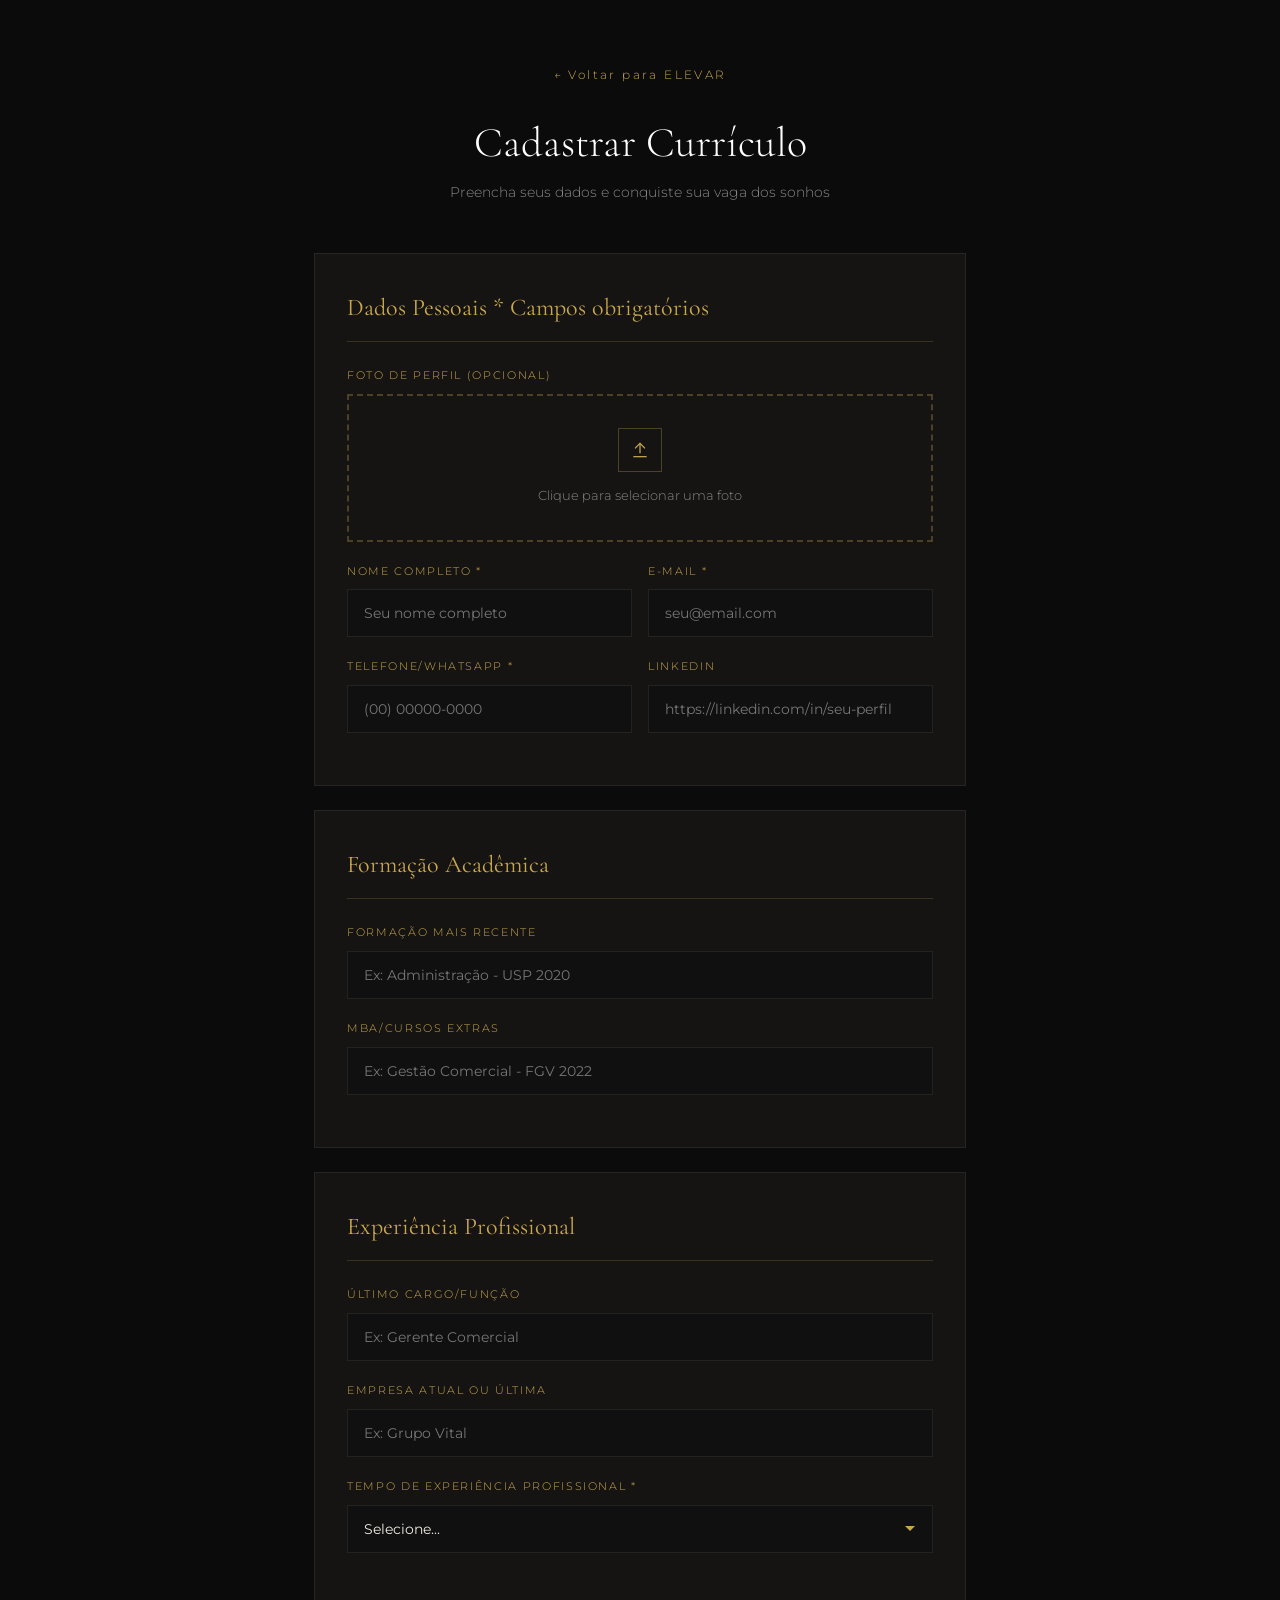
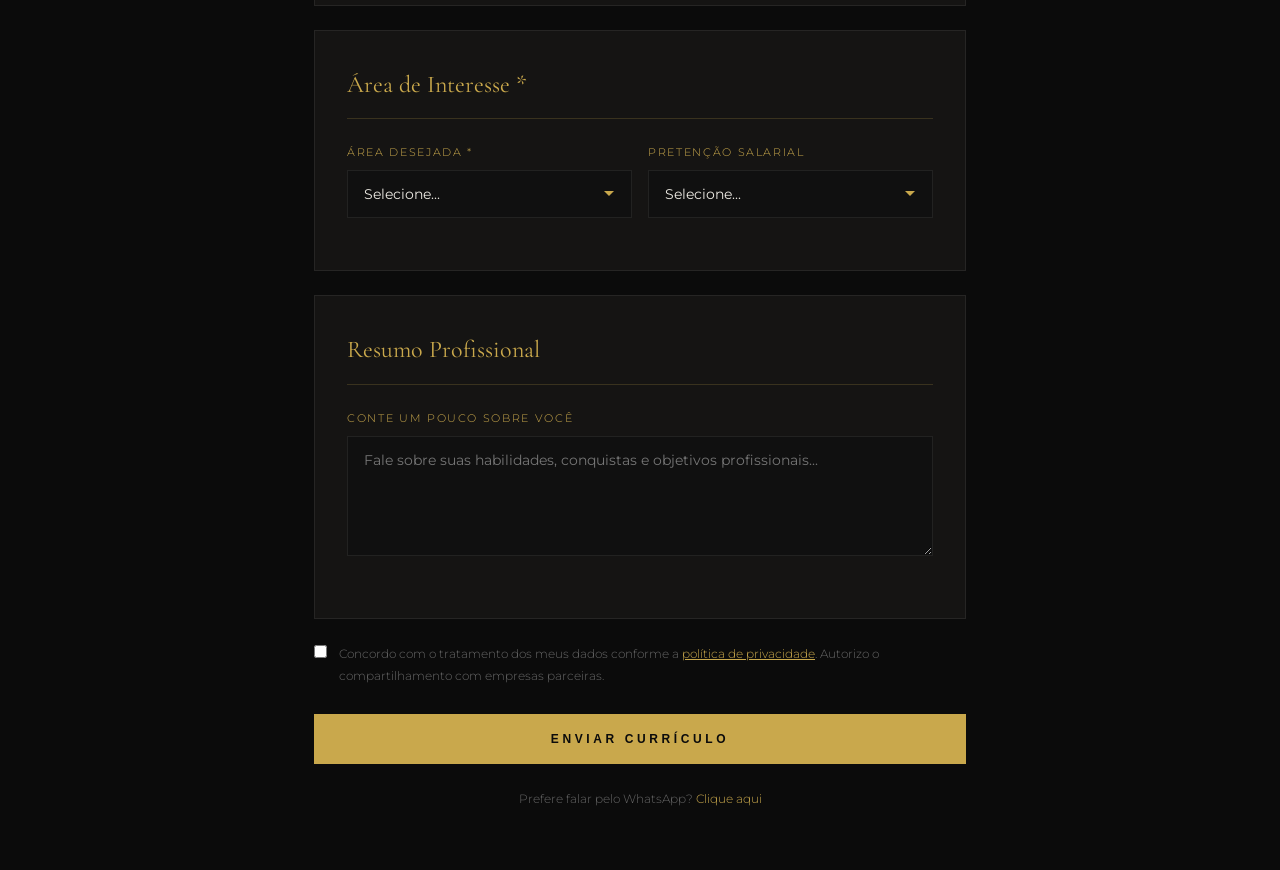
<file: cadastro.html>
<!DOCTYPE html>
<html lang="pt-BR">
<head>
  <meta charset="UTF-8">
  <meta name="viewport" content="width=device-width, initial-scale=1.0">
  <title>Cadastrar Currículo | ELEVAR Talentos</title>
  <meta name="description" content="Cadastre seu currículo na ELEVAR Talentos e seja visto por empresas de alto desempenho.">
  <link rel="canonical" href="https://elevar-malagutti.web.app/cadastro.html">
  <link rel="preconnect" href="https://fonts.googleapis.com">
  <link href="https://fonts.googleapis.com/css2?family=Cormorant+Garamond:wght@300;400;600&family=Montserrat:wght@300;400;500;600&display=swap" rel="stylesheet">
  <style>
    :root {
      --gold: #C9A84C;
      --gold-light: #E2C47A;
      --gold-dark: #8B6914;
      --charcoal: #0B0B0B;
      --charcoal-mid: #151413;
      --charcoal-soft: #1E1C19;
      --surface: #101010;
      --white: #FFFFFF;
      --offwhite: #EDEAE3;
      --muted: #9C978B;
      --border: rgba(237,234,227,0.08);
    }
    * { margin: 0; padding: 0; box-sizing: border-box; }
    body {
      background: var(--charcoal);
      color: var(--offwhite);
      font-family: 'Montserrat', sans-serif;
      font-weight: 300;
      line-height: 1.8;
      -webkit-font-smoothing: antialiased;
    }
    .container {
      max-width: 700px;
      margin: 0 auto;
      padding: 60px 24px;
    }
    .header { text-align: center; margin-bottom: 48px; }
    .back {
      display: inline-block;
      color: var(--gold);
      text-decoration: none;
      font-size: 12px;
      letter-spacing: 0.2em;
      margin-bottom: 32px;
    }
    .back:hover { color: var(--white); }
    h1 {
      font-family: 'Cormorant Garamond', serif;
      font-size: 42px;
      font-weight: 300;
      color: var(--white);
      line-height: 1.2;
    }
    .subtitle {
      font-size: 14px;
      color: #888;
      margin-top: 12px;
    }
    .form-section {
      background: var(--charcoal-mid);
      border: 1px solid var(--border);
      padding: 32px;
      margin-bottom: 24px;
    }
    .form-section h2 {
      font-family: 'Cormorant Garamond', serif;
      font-size: 24px;
      font-weight: 400;
      color: var(--gold);
      margin-bottom: 24px;
      border-bottom: 1px solid rgba(201,168,76,0.2);
      padding-bottom: 12px;
    }
    .form-group { margin-bottom: 20px; }
    .form-group label {
      display: block;
      font-size: 11px;
      letter-spacing: 0.15em;
      text-transform: uppercase;
      color: var(--gold);
      margin-bottom: 8px;
    }
    .form-group input,
    .form-group select,
    .form-group textarea {
      width: 100%;
      background: var(--surface);
      border: 1px solid var(--border);
      padding: 14px 16px;
      font-size: 14px;
      color: var(--offwhite);
      font-family: 'Montserrat', sans-serif;
      transition: border-color 0.3s;
    }
    .form-group input:focus,
    .form-group select:focus,
    .form-group textarea:focus {
      outline: none;
      border-color: var(--gold);
    }
    .form-group textarea { min-height: 120px; resize: vertical; }
    .form-row {
      display: grid;
      grid-template-columns: 1fr 1fr;
      gap: 16px;
    }
    .form-group select {
      cursor: pointer;
      appearance: none;
      background-image: url("data:image/svg+xml,%3Csvg xmlns='http://www.w3.org/2000/svg' width='12' height='12' viewBox='0 0 12 12'%3E%3Cpath fill='%23C9A84C' d='M6 8L1 3h10z'/%3E%3C/svg%3E");
      background-repeat: no-repeat;
      background-position: right 16px center;
    }
    .file-upload {
      border: 2px dashed rgba(201,168,76,0.3);
      padding: 32px;
      text-align: center;
      cursor: pointer;
      transition: all 0.3s;
    }
    .file-upload:hover {
      border-color: var(--gold);
      background: rgba(201,168,76,0.05);
    }
    .file-upload input { display: none; }
    .file-icon {
      width: 44px;
      height: 44px;
      margin: 0 auto 12px;
      display: flex;
      align-items: center;
      justify-content: center;
      color: var(--gold);
      border: 1px solid rgba(201,168,76,0.3);
    }
    .file-icon svg { width: 20px; height: 20px; }
    .file-text {
      font-size: 13px;
      color: #888;
    }
    .file-text span { color: var(--gold); }
    .submit-btn {
      display: block;
      width: 100%;
      background: var(--gold);
      color: var(--charcoal);
      font-size: 12px;
      font-weight: 700;
      letter-spacing: 0.3em;
      text-transform: uppercase;
      padding: 18px;
      border: none;
      cursor: pointer;
      transition: all 0.3s;
    }
    .submit-btn:hover {
      transform: translateY(-2px);
      background: var(--gold-light);
      box-shadow: 0 10px 30px rgba(201,168,76,0.25);
    }
    .whatsapp-note {
      text-align: center;
      margin-top: 24px;
      font-size: 12px;
      color: #666;
    }
    .whatsapp-note a {
      color: var(--gold);
      text-decoration: none;
    }
    @media (max-width: 500px) {
      .form-row { grid-template-columns: 1fr; }
      h1 { font-size: 32px; }
      .form-section { padding: 24px; }
    }
  </style>
</head>
<body>
  <div class="container">
    <div class="header">
      <a href="index.html" class="back">← Voltar para ELEVAR</a>
      <h1>Cadastrar Currículo</h1>
      <p class="subtitle">Preencha seus dados e conquiste sua vaga dos sonhos</p>
    </div>

    <form id="cvForm" onsubmit="enviarCurriculo(event)">
      <!-- Dados Pessoais -->
      <div class="form-section">
        <h2>Dados Pessoais * Campos obrigatórios</h2>
        <div class="form-group">
          <label>Foto de Perfil (opcional)</label>
          <div class="file-upload" onclick="document.getElementById('foto').click()">
            <input type="file" id="foto" name="foto" accept="image/*" onchange="previewFoto(this)">
            <div class="file-icon">
              <svg viewBox="0 0 24 24" fill="none" stroke="currentColor" stroke-width="1.5" aria-hidden="true"><path d="M12 16V4"/><path d="M6 10l6-6 6 6"/><path d="M4 20h16"/></svg>
            </div>
            <div class="file-text" id="fotoText">Clique para selecionar uma foto</div>
          </div>
        </div>
        <div class="form-row">
          <div class="form-group">
            <label>Nome Completo *</label>
            <input type="text" name="nome" required placeholder="Seu nome completo">
          </div>
          <div class="form-group">
            <label>E-mail *</label>
            <input type="email" name="email" required placeholder="seu@email.com">
          </div>
        </div>
        <div class="form-row">
          <div class="form-group">
            <label>Telefone/WhatsApp *</label>
            <input type="tel" name="telefone" required placeholder="(00) 00000-0000">
          </div>
          <div class="form-group">
            <label>LinkedIn</label>
            <input type="url" name="linkedin" placeholder="https://linkedin.com/in/seu-perfil">
          </div>
        </div>
      </div>

      <!-- Formação -->
      <div class="form-section">
        <h2>Formação Acadêmica</h2>
        <div class="form-group">
          <label>Formação mais recente</label>
          <input type="text" name="formacao" placeholder="Ex: Administração - USP 2020">
        </div>
        <div class="form-group">
          <label>MBA/Cursos extras</label>
          <input type="text" name="cursos" placeholder="Ex: Gestão Comercial - FGV 2022">
        </div>
      </div>

      <!-- Experiência -->
      <div class="form-section">
        <h2>Experiência Profissional</h2>
        <div class="form-group">
          <label>Último cargo/função</label>
          <input type="text" name="ultimoCargo" placeholder="Ex: Gerente Comercial">
        </div>
        <div class="form-group">
          <label>Empresa atual ou última</label>
          <input type="text" name="empresa" placeholder="Ex: Grupo Vital">
        </div>
<div class="form-group">
            <label>Tempo de experiência profissional *</label>
            <select name="tempoExperiencia" required>
              <option value="">Selecione...</option>
              <option value="1">Menos de 1 ano</option>
              <option value="1-3">1 a 3 anos</option>
              <option value="3-5">3 a 5 anos</option>
              <option value="5-10">5 a 10 anos</option>
              <option value="10+">Mais de 10 anos</option>
            </select>
          </div>
      </div>

      <!--linkedin -->
      <div class="form-section">
        <h2>Área de Interesse *</h2>
        <div class="form-row">
          <div class="form-group">
            <label>Área desejada *</label>
            <select name="area" required>
              <option value="">Selecione...</option>
              <option value="vendas">Vendas / Comercial</option>
              <option value="gestao">Gestão / Liderança</option>
              <option value="operacoes">Operações / Logística</option>
              <option value="rh">Recursos Humanos</option>
              <option value="financeiro">Financeiro</option>
              <option value="marketing">Marketing</option>
              <option value="ti">Tecnologia da Informação</option>
              <option value="outros">Outros</option>
            </select>
          </div>
          <div class="form-group">
            <label>Pretenção salarial</label>
            <select name="salario">
              <option value="">Selecione...</option>
              <option value="ate3">Até R$ 3.000</option>
              <option value="3-5">R$ 3.000 a R$ 5.000</option>
              <option value="5-8">R$ 5.000 a R$ 8.000</option>
              <option value="8-12">R$ 8.000 a R$ 12.000</option>
              <option value="12+">R$ 12.000+</option>
            </select>
          </div>
        </div>
      </div>

      <!---linkedin -->
      <div class="form-section">
        <h2>Resumo Profissional</h2>
        <div class="form-group">
          <label>Conte um pouco sobre você</label>
          <textarea name="resumo" placeholder="Fale sobre suas habilidades, conquistas e objetivos profissionais..."></textarea>
        </div>
      </div>

      <!-- Termos -->
      <div class="form-group" style="display:flex;align-items:flex-start;gap:12px;margin-top:24px;">
        <input type="checkbox" id="termos" required style="width:auto;margin-top:2px;">
        <label for="termos" style="font-size:12px;color:#666;text-transform:none;letter-spacing:0;">
          Concordo com o tratamento dos meus dados conforme a <a href="#" style="color:var(--gold);">política de privacidade</a>. Autorizo o compartilhamento com empresas parceiras.
        </label>
      </div>

      <button type="submit" class="submit-btn">Enviar Currículo</button>

      <p class="whatsapp-note">
        Prefere falar pelo WhatsApp? <a href="https://wa.me/5518996272190?text=Olá,%20gostaria%20de%20me%20cadastrar%20na%20ELEVAR%20Talentos">Clique aqui</a>
      </p>
    </form>
  </div>

  <script>
    function previewFoto(input) {
      const text = document.getElementById('fotoText');
      if (input.files && input.files[0]) {
        text.innerHTML = '✓ ' + input.files[0].name;
        text.style.color = '#C9A84C';
      }
    }

    function enviarCurriculo(e) {
      e.preventDefault();
      const form = document.getElementById('cvForm');
      const formData = new FormData(form);
      
      // Converter imagem para base64 se existir
      const fotoInput = document.getElementById('foto');
      if (fotoInput.files && fotoInput.files[0]) {
        const reader = new FileReader();
        reader.onload = function() {
          enviarParaSheet(formData, reader.result);
        };
        reader.readAsDataURL(fotoInput.files[0]);
      } else {
        enviarParaSheet(formData, null);
      }
    }

    function enviarParaSheet(formData, fotoBase64) {
      const scriptURL = 'https://script.google.com/macros/s/AKfycbwvtc1JVeFg8P3UCoqG1dZBlXZO_aKbCAVcEvxyWVjZuxBC66WLCJDa801smdC1gMqb/exec';
      
      var dados = {
        nome: formData.get('nome'),
        email: formData.get('email'),
        telefone: formData.get('telefone'),
        linkedin: formData.get('linkedin'),
        formacao: formData.get('formacao'),
        cursos: formData.get('cursos'),
        ultimoCargo: formData.get('ultimoCargo'),
        empresa: formData.get('empresa'),
        tempoExperiencia: formData.get('tempoExperiencia'),
        area: formData.get('area'),
        salario: formData.get('salario'),
        resumo: formData.get('resumo'),
        foto: fotoBase64 ? 'ANEXO' : 'SEM FOTO'
      };
      
      fetch(scriptURL, {
        method: 'POST',
        body: JSON.stringify(dados),
        headers: {'Content-Type': 'text/plain'}
      }).catch(function() {});
      
      alert('Currículo salvo com sucesso! Em breve entraremos em contato.');
      window.location.href = 'index.html';
    }
  </script>
</body>
</html>
</file>
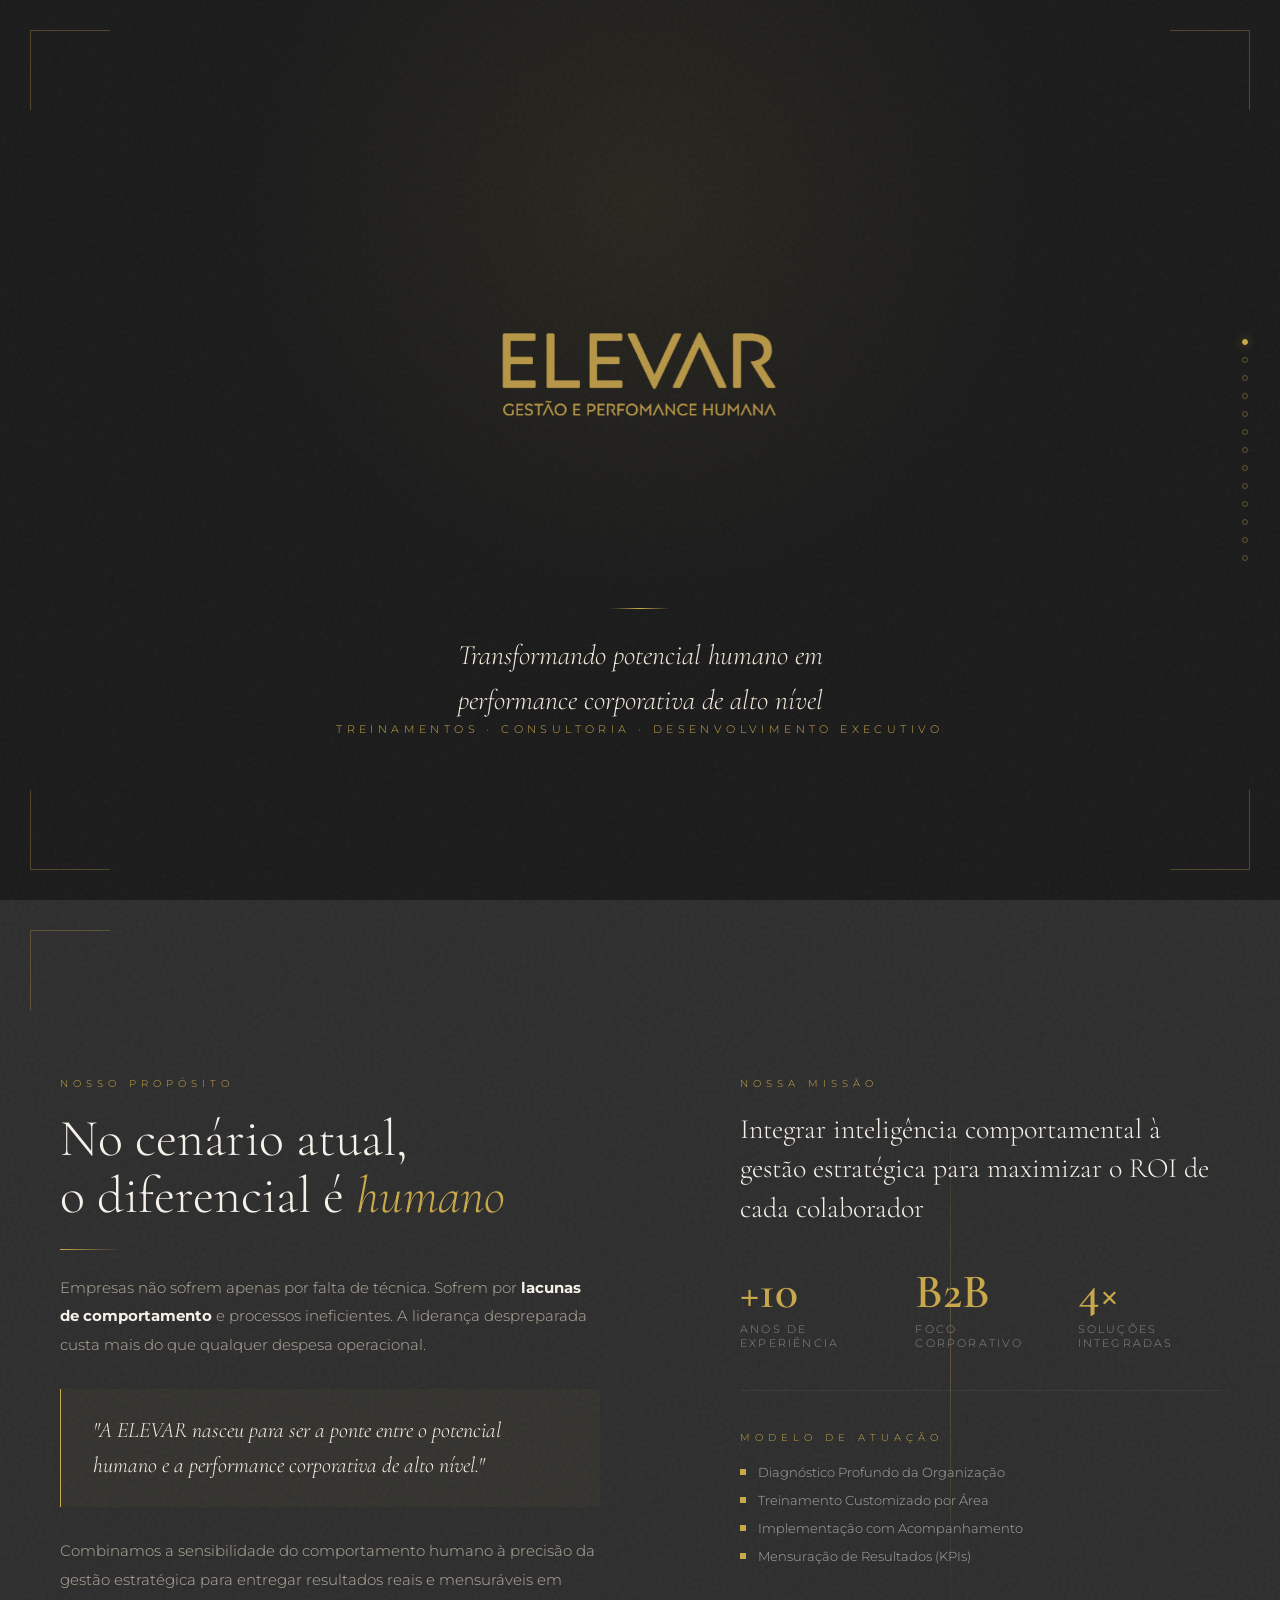
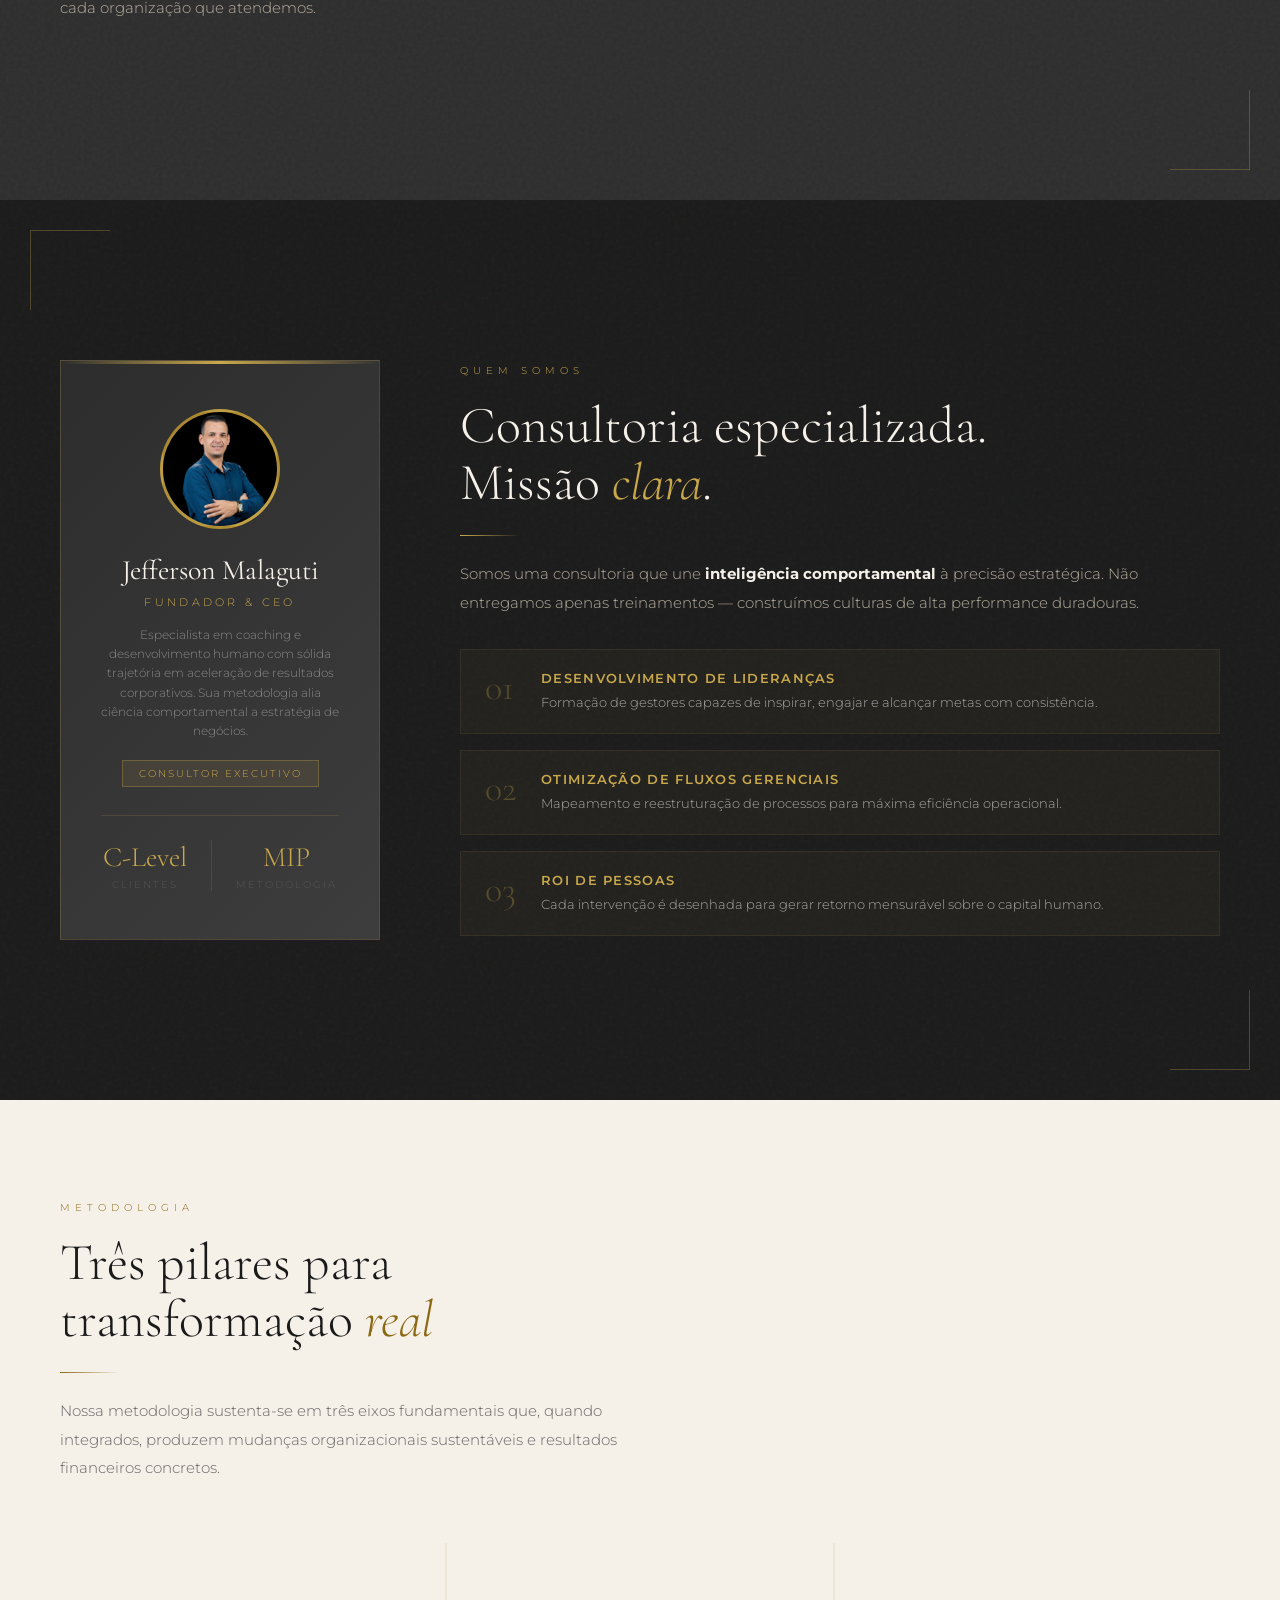
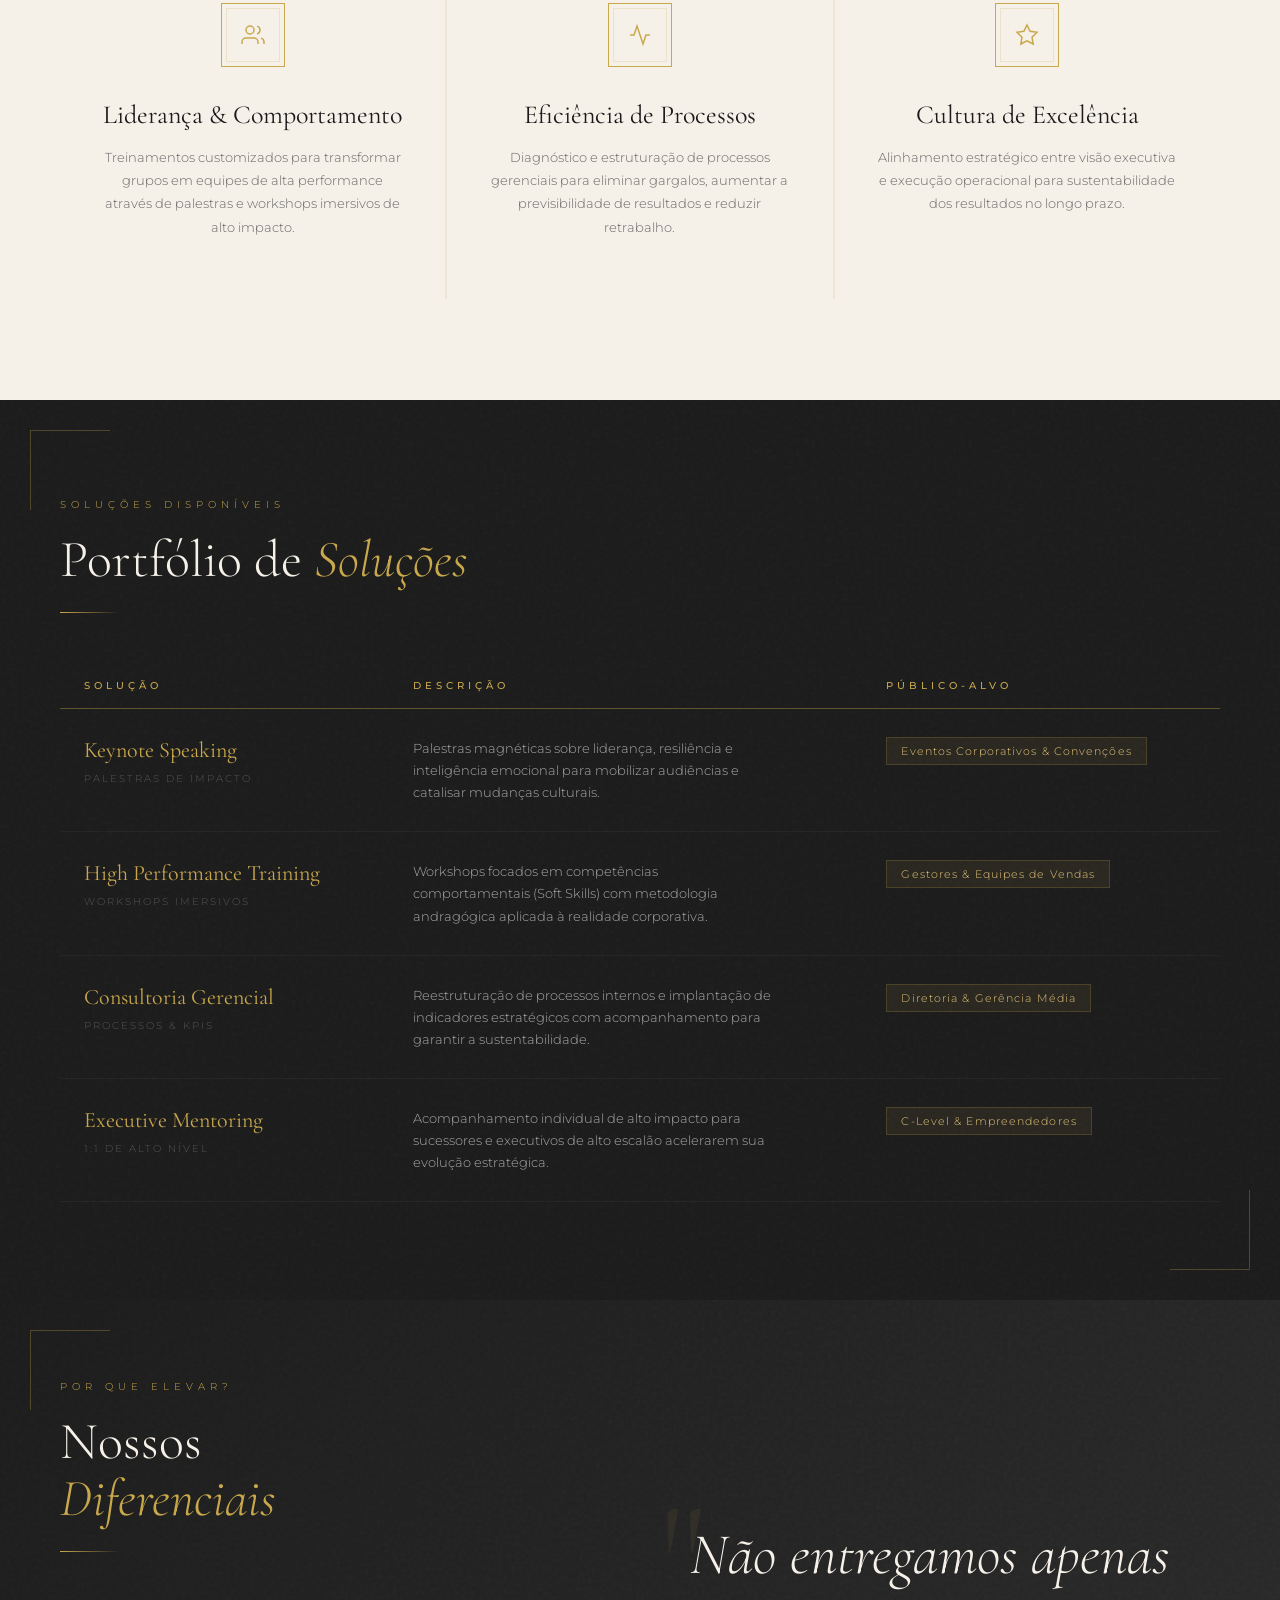
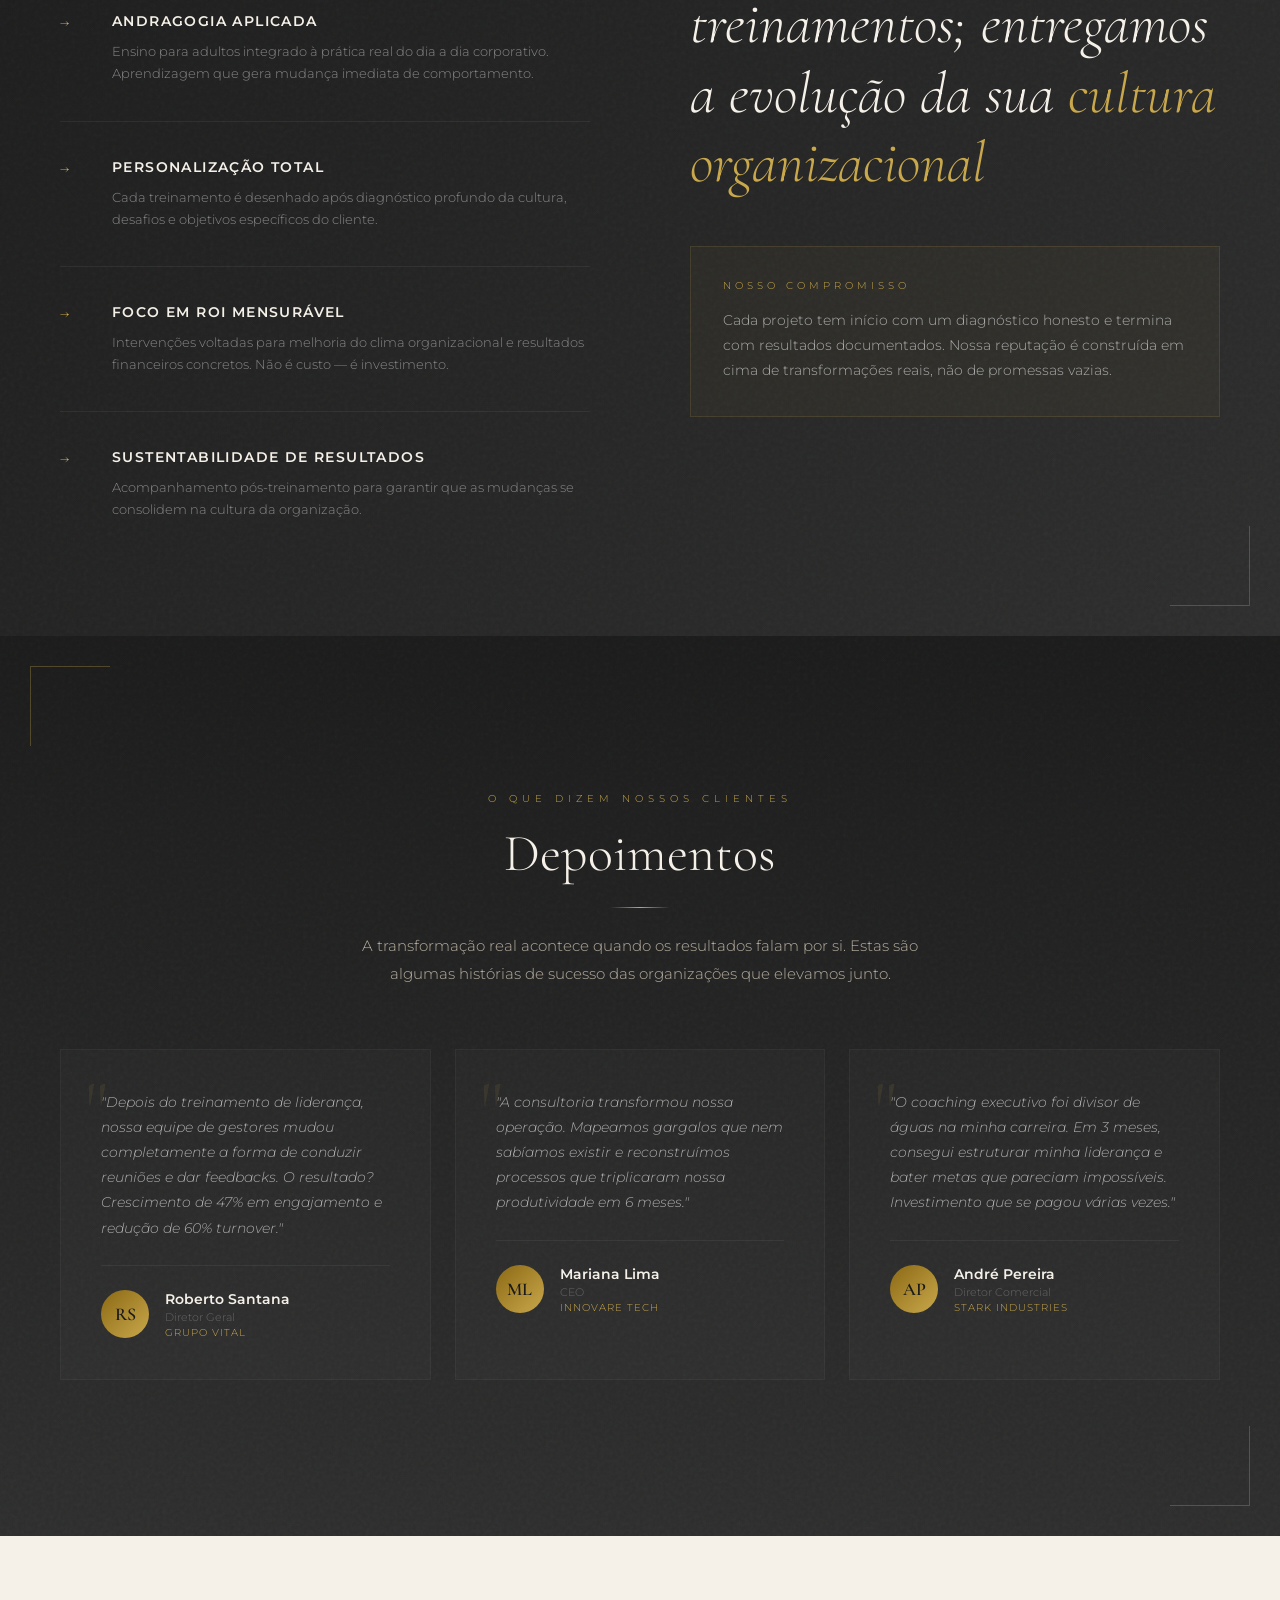
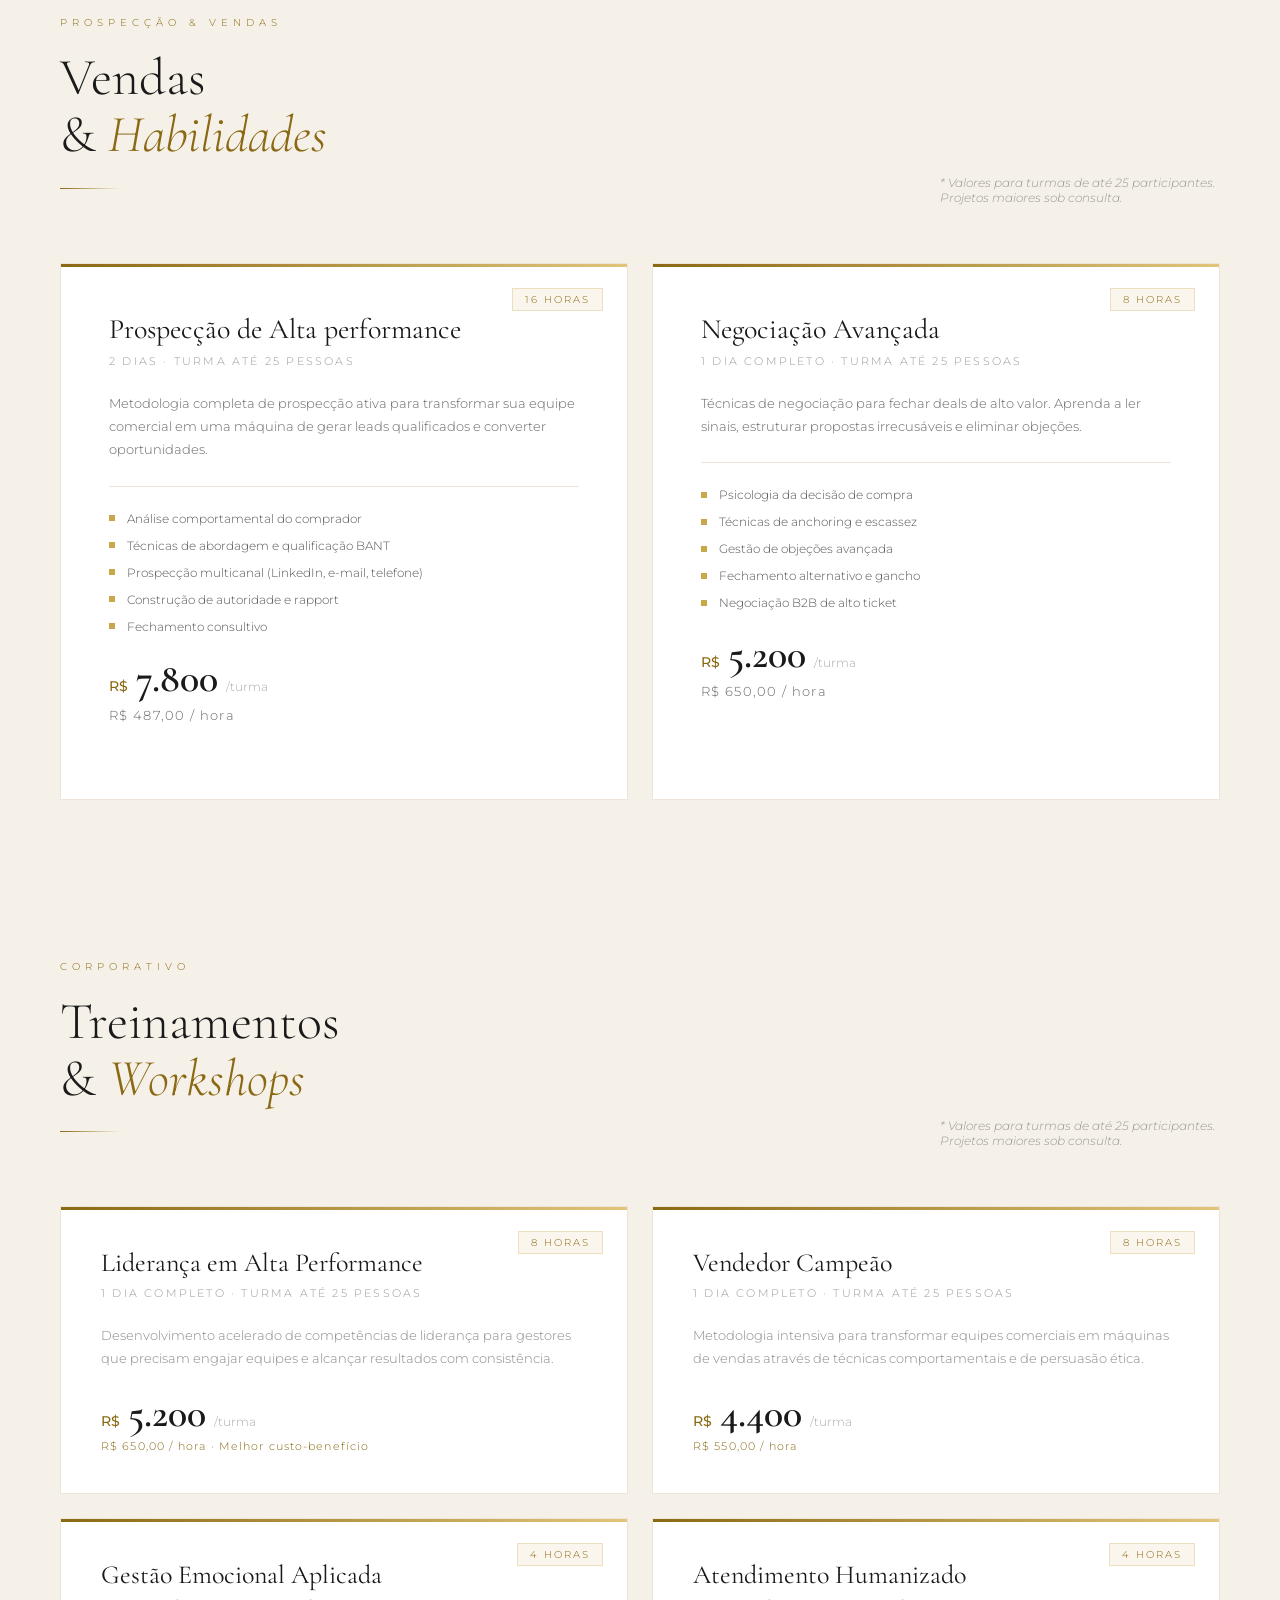
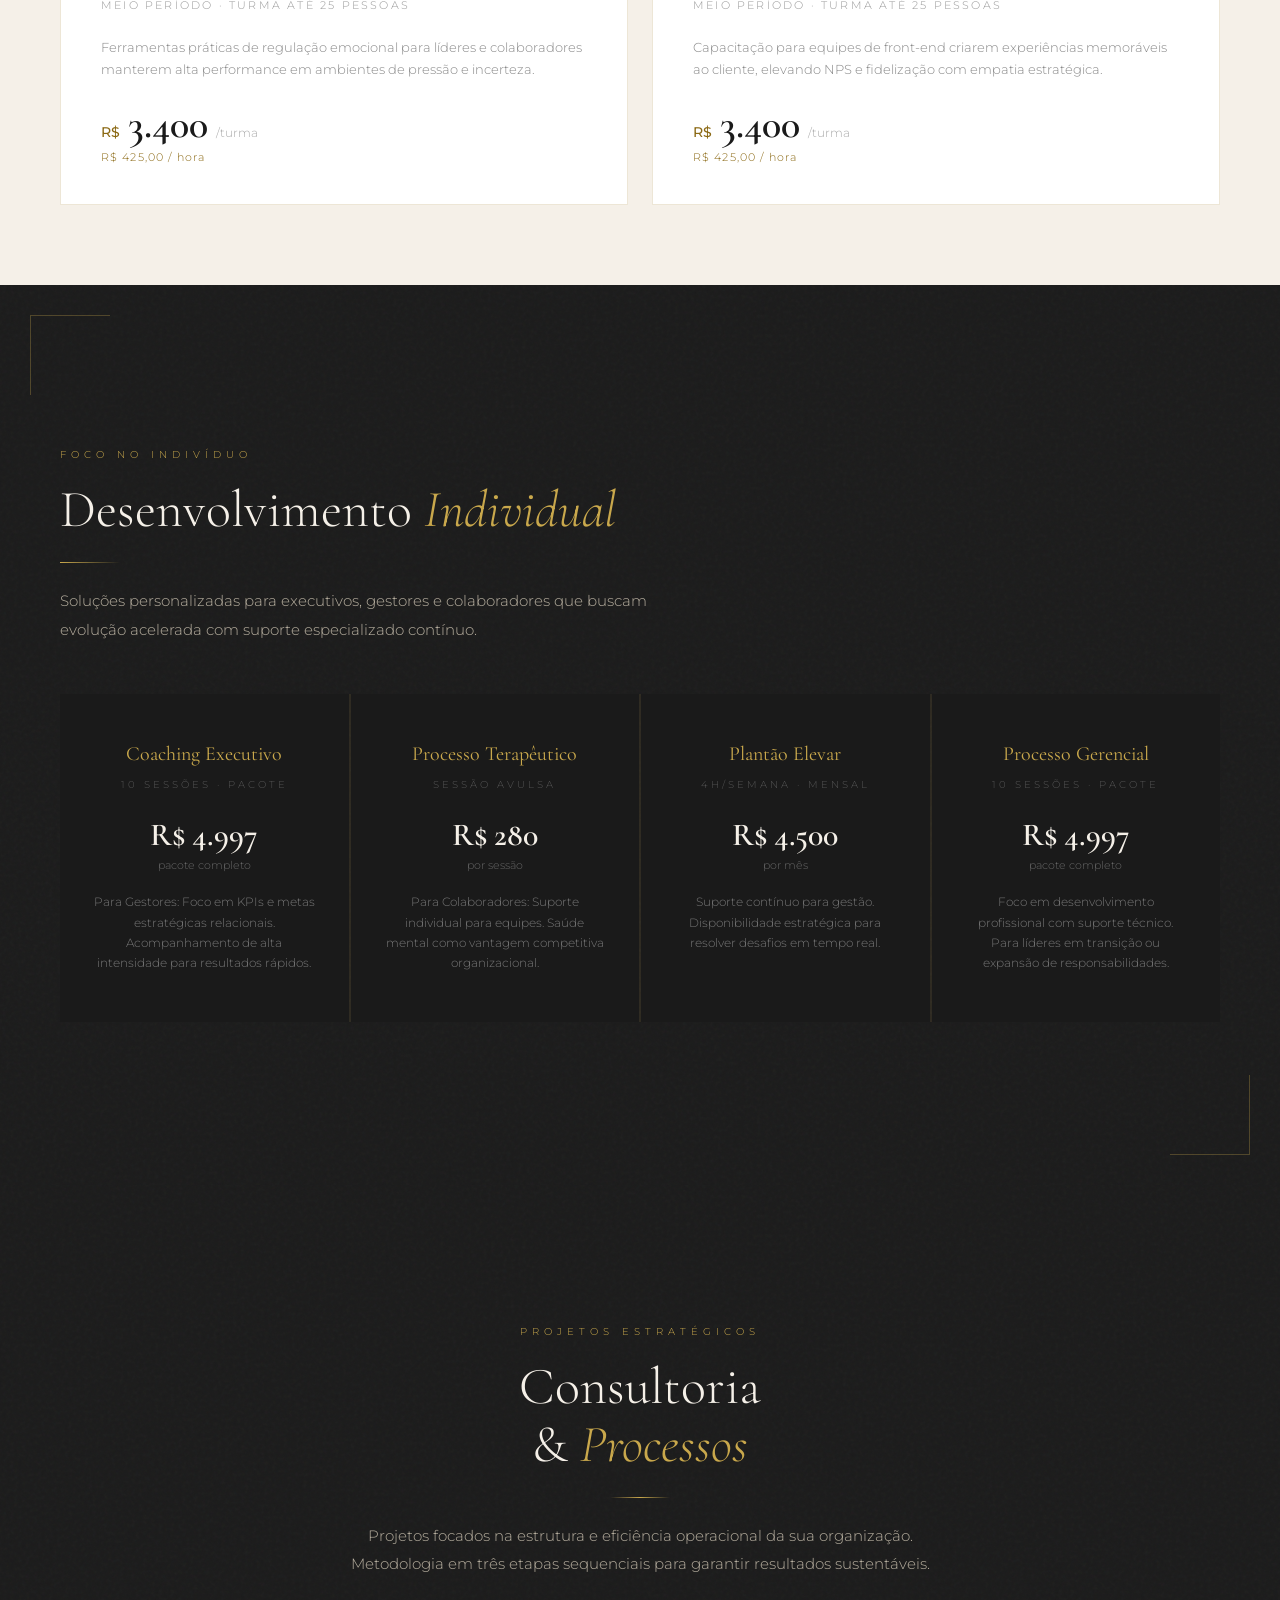
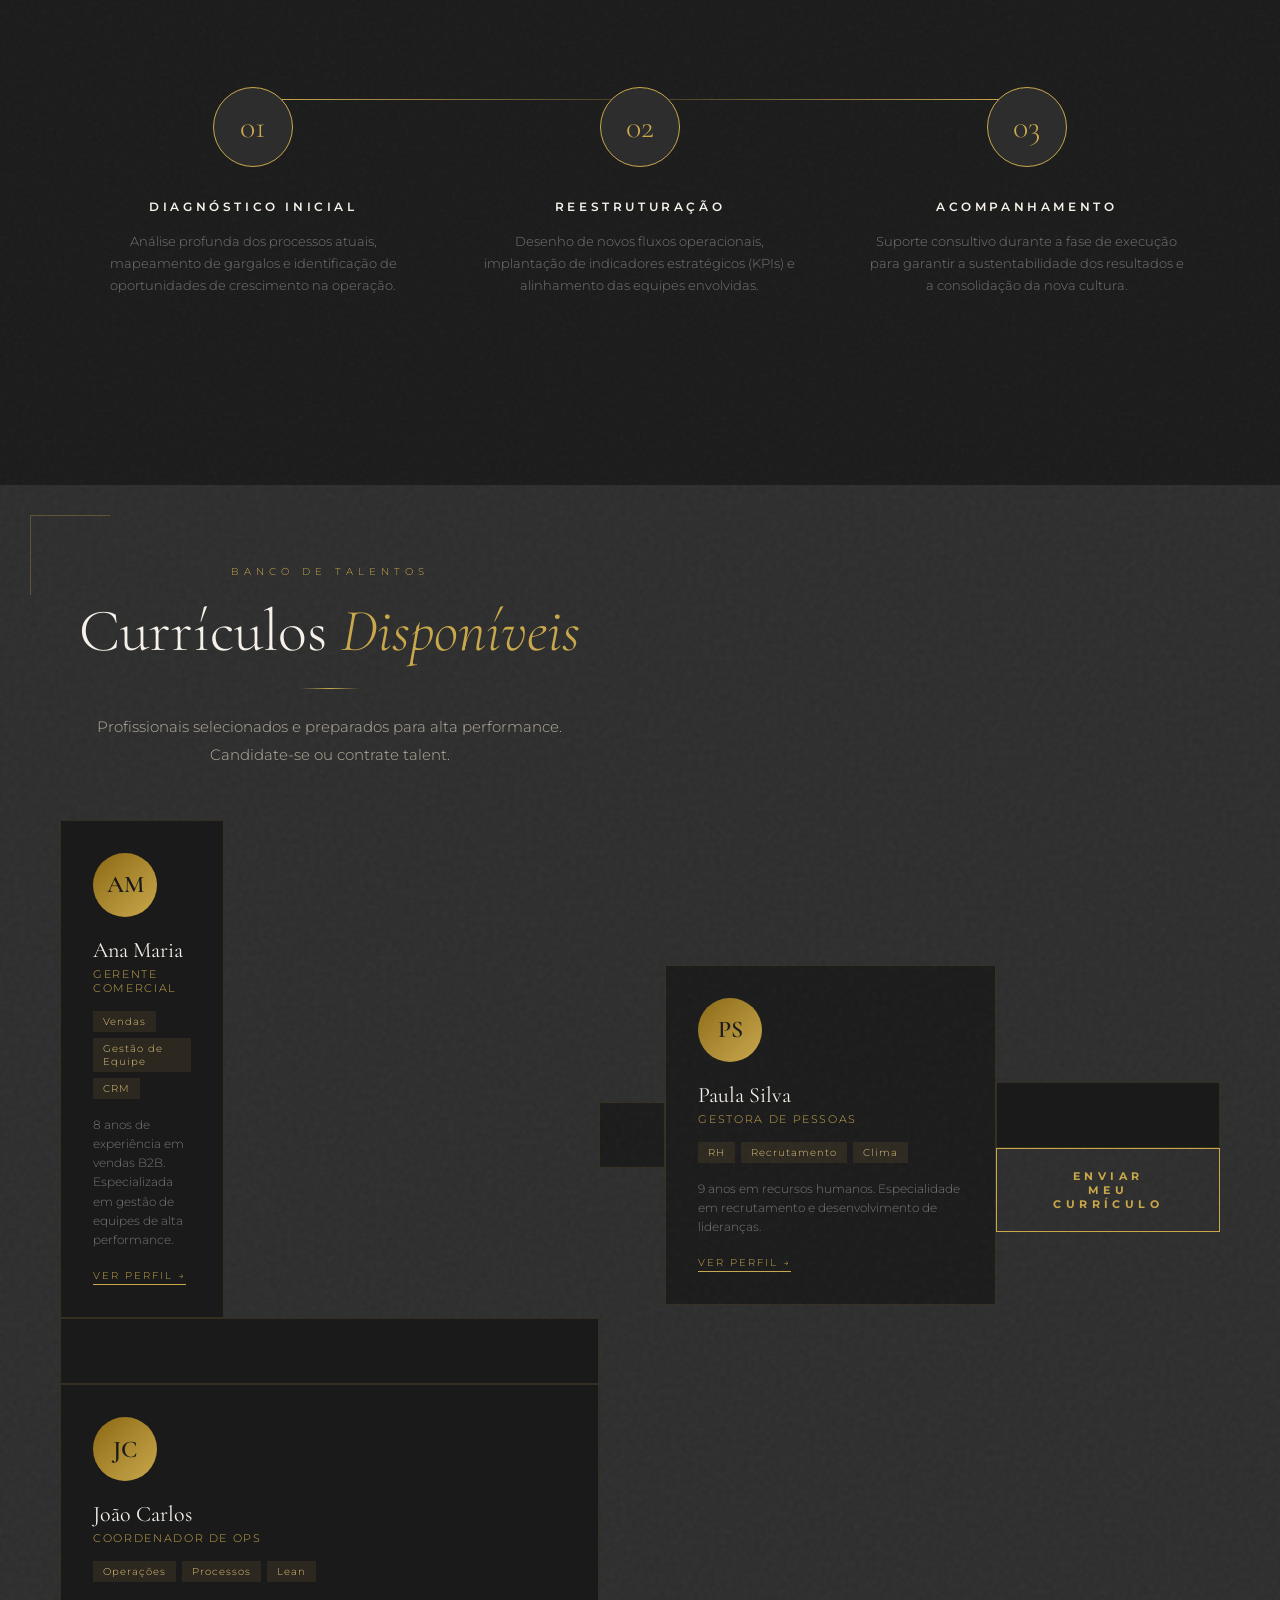
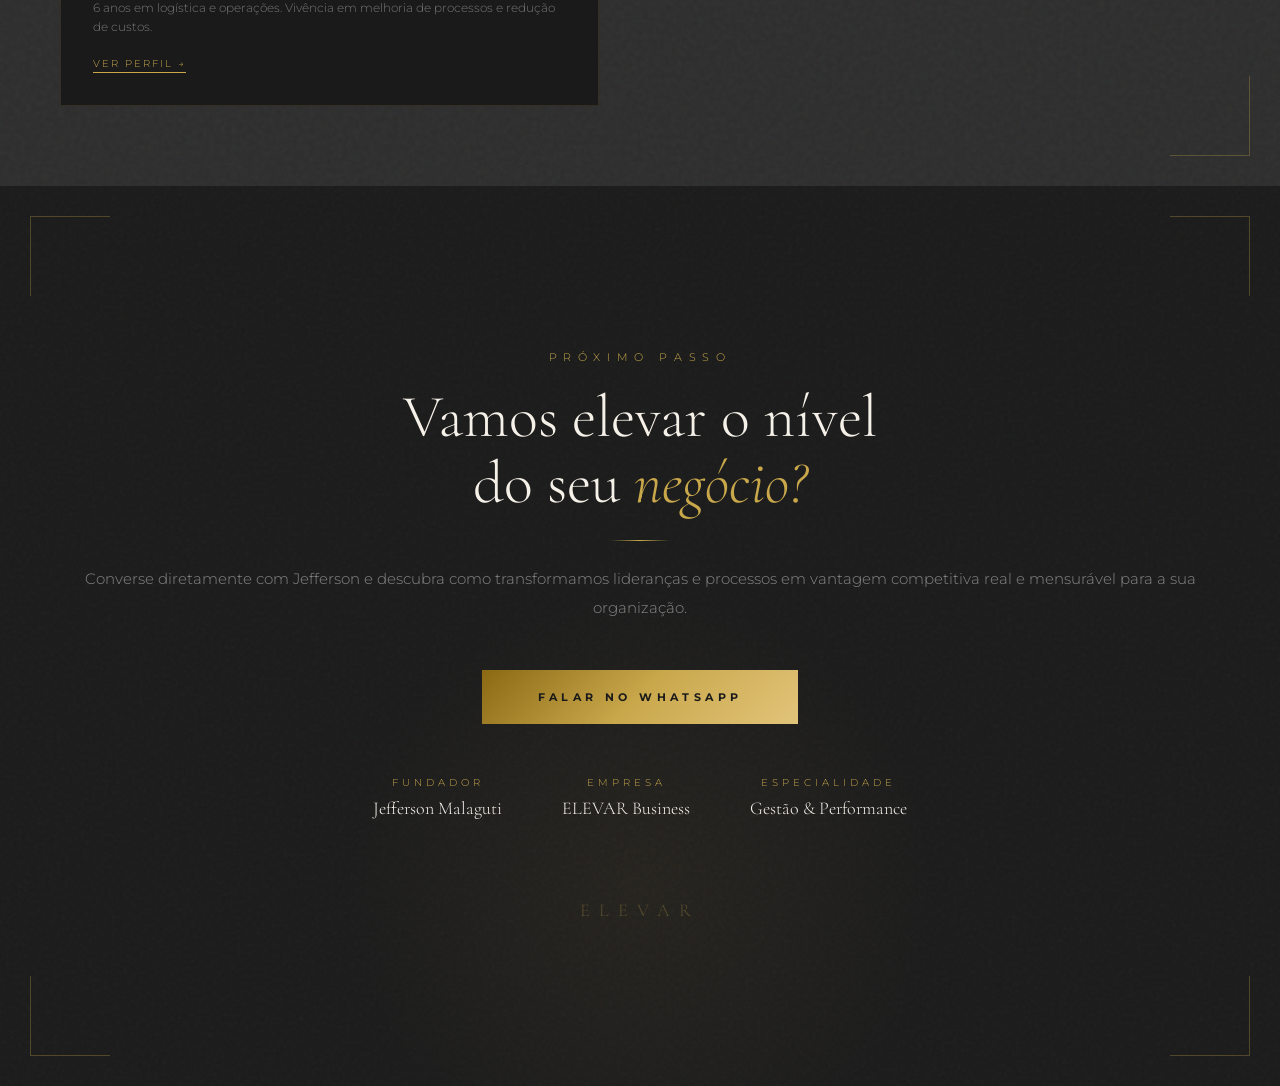
<file: ELEVAR_BUSINESS_PREMIUM.html>
<!DOCTYPE html>
<html lang="pt-BR">
<head>
<meta charset="UTF-8">
<meta name="viewport" content="width=device-width, initial-scale=1.0">
<title>ELEVAR — Gestão & Performance Humana</title>
<meta name="description" content="Consultoria especializada em liderança, desenvolvimento de equipes e otimização de processos. Treinamentos B2B, coaching executivo e consultoria gerencial para empresas de alto desempenho.">
<meta name="author" content="Jefferson Malaguti">
<meta name="robots" content="index, follow">
<meta property="og:title" content="ELEVAR — Gestão & Performance Humana">
<meta property="og:description" content="Transformando potencial humano em performance corporativa de alto nível">
<meta property="og:type" content="website">
<meta property="og:url" content="https://elevar.com.br">
<meta property="og:image" content="https://elevar.com.br/og-image.jpg">
<meta name="twitter:card" content="summary_large_image">
<meta name="theme-color" content="#C9A84C">
<link rel="canonical" href="https://elevar.com.br">
<link rel="preconnect" href="https://fonts.googleapis.com">
<link rel="preconnect" href="https://fonts.gstatic.com" crossorigin>
<link href="https://fonts.googleapis.com/css2?family=Cormorant+Garamond:ital,wght@0,300;0,400;0,600;0,700;1,300;1,400&family=Montserrat:wght@300;400;500;600;700&display=swap" rel="stylesheet" media="print" onload="this.media='all'">
<style>
  :root {
    --gold: #C9A84C;
    --gold-light: #E2C47A;
    --gold-pale: #F5E6C0;
    --gold-dark: #8B6914;
    --charcoal: #1A1A1A;
    --charcoal-mid: #2D2D2D;
    --charcoal-soft: #3D3D3D;
    --white: #FFFFFF;
    --offwhite: #F5F0E8;
    --offwhite-dark: #EDE6D6;
    --cream: #FAF6EE;
  }

  *, *::before, *::after { margin: 0; padding: 0; box-sizing: border-box; }

  html { scroll-behavior: smooth; }

  body {
    background: var(--charcoal);
    color: var(--offwhite);
    font-family: 'Montserrat', sans-serif;
    font-weight: 300;
    overflow-x: hidden;
  }

  /* ─── SLIDE SYSTEM ─── */
  .slide {
    min-height: 100vh;
    width: 100%;
    display: flex;
    align-items: center;
    justify-content: center;
    position: relative;
    overflow: hidden;
    padding: 80px 60px;
  }

  /* ─── DECORATIVE ─── */
  .gold-line {
    width: 60px;
    height: 1px;
    background: linear-gradient(90deg, transparent, var(--gold), transparent);
    margin: 24px auto;
  }
  .gold-line-left {
    width: 60px;
    height: 1px;
    background: linear-gradient(90deg, var(--gold), transparent);
    margin: 24px 0;
  }
  .corner-ornament {
    position: absolute;
    width: 80px;
    height: 80px;
    opacity: 0.3;
  }
  .corner-ornament.tl { top: 30px; left: 30px; border-top: 1px solid var(--gold); border-left: 1px solid var(--gold); }
  .corner-ornament.tr { top: 30px; right: 30px; border-top: 1px solid var(--gold); border-right: 1px solid var(--gold); }
  .corner-ornament.bl { bottom: 30px; left: 30px; border-bottom: 1px solid var(--gold); border-left: 1px solid var(--gold); }
  .corner-ornament.br { bottom: 30px; right: 30px; border-bottom: 1px solid var(--gold); border-right: 1px solid var(--gold); }

  /* ─── NOISE TEXTURE OVERLAY ─── */
  .noise {
    position: absolute;
    inset: 0;
    background-image: url("data:image/svg+xml,%3Csvg viewBox='0 0 256 256' xmlns='http://www.w3.org/2000/svg'%3E%3Cfilter id='noise'%3E%3CfeTurbulence type='fractalNoise' baseFrequency='0.9' numOctaves='4' stitchTiles='stitch'/%3E%3C/filter%3E%3Crect width='100%25' height='100%25' filter='url(%23noise)' opacity='0.04'/%3E%3C/svg%3E");
    pointer-events: none;
    z-index: 0;
  }

  /* ─── SLIDE 1: CAPA ─── */
  #slide-1 {
    background: var(--charcoal);
    flex-direction: column;
    text-align: center;
    padding-top: 40px;
    padding-bottom: 40px;
  }
  #slide-1::before {
    content: '';
    position: absolute;
    top: -200px; left: 50%; transform: translateX(-50%);
    width: 800px; height: 800px;
    background: radial-gradient(ellipse at center, rgba(201,168,76,0.08) 0%, transparent 70%);
    pointer-events: none;
  }
  .logo-mark {
    font-family: 'Cormorant Garamond', serif;
    font-size: 100px;
    font-weight: 300;
    letter-spacing: 0.3em;
    color: var(--gold);
    line-height: 1;
    position: relative;
    z-index: 1;
    animation: fadeUp 1.2s ease forwards;
  }
  .logo-mark span {
    display: block;
    font-size: 13px;
    font-family: 'Montserrat', sans-serif;
    font-weight: 500;
    letter-spacing: 0.5em;
    color: var(--offwhite);
    margin-top: 8px;
    text-transform: uppercase;
  }

  .logo-img {
    max-width: 420px;
    width: 100%;
    height: auto;
    display: block;
    margin: 0 auto;
  }
  .hero-tagline {
    font-family: 'Cormorant Garamond', serif;
    font-size: 28px;
    font-weight: 300;
    font-style: italic;
    color: var(--offwhite-dark);
    max-width: 600px;
    line-height: 1.6;
    position: relative;
    z-index: 1;
    animation: fadeUp 1.2s 0.3s ease forwards;
    opacity: 0;
  }
  .hero-sub {
    font-size: 11px;
    letter-spacing: 0.4em;
    text-transform: uppercase;
    color: var(--gold);
    position: relative;
    z-index: 1;
    animation: fadeUp 1.2s 0.6s ease forwards;
    opacity: 0;
  }

  /* ─── SLIDE 2: PROPÓSITO ─── */
  #slide-2 { background: var(--charcoal-mid); }
  #slide-2 .inner {
    display: grid;
    grid-template-columns: 1fr 1fr;
    gap: 80px;
    max-width: 1200px;
    width: 100%;
    position: relative;
    z-index: 1;
  }
  .section-label {
    font-size: 10px;
    letter-spacing: 0.5em;
    text-transform: uppercase;
    color: var(--gold);
    margin-bottom: 20px;
  }
  .section-title {
    font-family: 'Cormorant Garamond', serif;
    font-size: 52px;
    font-weight: 300;
    line-height: 1.1;
    color: var(--offwhite);
  }
  .section-title em {
    color: var(--gold);
    font-style: italic;
  }
  .body-text {
    font-size: 15px;
    line-height: 1.9;
    color: #B8B0A0;
    font-weight: 300;
  }
  .quote-block {
    border-left: 1px solid var(--gold);
    padding: 24px 32px;
    background: rgba(201,168,76,0.04);
    margin: 30px 0;
  }
  .quote-block p {
    font-family: 'Cormorant Garamond', serif;
    font-size: 22px;
    font-weight: 300;
    font-style: italic;
    color: var(--offwhite);
    line-height: 1.6;
  }
  .stat-row {
    display: flex;
    gap: 40px;
    margin-top: 40px;
  }
  .stat-item .num {
    font-family: 'Cormorant Garamond', serif;
    font-size: 48px;
    font-weight: 600;
    color: var(--gold);
    line-height: 1;
  }
  .stat-item .lbl {
    font-size: 11px;
    letter-spacing: 0.2em;
    text-transform: uppercase;
    color: #888;
    margin-top: 6px;
  }
  .vertical-divider {
    width: 1px;
    background: linear-gradient(180deg, transparent, var(--gold), transparent);
    opacity: 0.3;
    position: absolute;
    left: 50%;
    top: 0; bottom: 0;
  }

  /* ─── SLIDE 3: FUNDADOR ─── */
  #slide-3 { background: var(--charcoal); }
  #slide-3 .inner {
    display: grid;
    grid-template-columns: 320px 1fr;
    gap: 80px;
    max-width: 1200px;
    width: 100%;
    align-items: center;
    position: relative;
    z-index: 1;
  }
  .founder-card {
    background: linear-gradient(135deg, var(--charcoal-mid), var(--charcoal-soft));
    border: 1px solid rgba(201,168,76,0.2);
    padding: 48px 40px;
    text-align: center;
    position: relative;
  }
  .founder-card::before {
    content: '';
    position: absolute;
    top: 0; left: 0; right: 0;
    height: 3px;
    background: linear-gradient(90deg, transparent, var(--gold), transparent);
  }
  .founder-avatar {
    width: 120px;
    height: 120px;
    border-radius: 50%;
    background: linear-gradient(135deg, var(--gold-dark), var(--gold));
    margin: 0 auto 24px;
    display: flex;
    align-items: center;
    justify-content: center;
    font-family: 'Cormorant Garamond', serif;
    font-size: 42px;
    font-weight: 300;
    color: var(--charcoal);
    border: 3px solid rgba(201,168,76,0.4);
  }
  .founder-name {
    font-family: 'Cormorant Garamond', serif;
    font-size: 28px;
    font-weight: 400;
    color: var(--offwhite);
  }
  .founder-title {
    font-size: 11px;
    letter-spacing: 0.3em;
    text-transform: uppercase;
    color: var(--gold);
    margin-top: 8px;
  }
  .founder-role {
    font-size: 12px;
    color: #888;
    margin-top: 16px;
    line-height: 1.6;
  }
  .founder-badge {
    display: inline-block;
    background: rgba(201,168,76,0.1);
    border: 1px solid rgba(201,168,76,0.3);
    color: var(--gold);
    font-size: 10px;
    letter-spacing: 0.2em;
    text-transform: uppercase;
    padding: 6px 16px;
    margin-top: 20px;
  }
  .pillars-list {
    display: flex;
    flex-direction: column;
    gap: 16px;
    margin-top: 20px;
  }
  .pillar-item {
    display: flex;
    align-items: flex-start;
    gap: 20px;
    padding: 20px 24px;
    background: rgba(201,168,76,0.04);
    border: 1px solid rgba(201,168,76,0.1);
    transition: all 0.3s ease;
  }
  .pillar-item:hover {
    border-color: rgba(201,168,76,0.4);
    background: rgba(201,168,76,0.08);
  }
  .pillar-num {
    font-family: 'Cormorant Garamond', serif;
    font-size: 36px;
    font-weight: 300;
    color: rgba(201,168,76,0.3);
    line-height: 1;
    min-width: 36px;
  }
  .pillar-text h4 {
    font-size: 13px;
    font-weight: 600;
    letter-spacing: 0.1em;
    text-transform: uppercase;
    color: var(--gold);
    margin-bottom: 6px;
  }
  .pillar-text p { font-size: 13px; color: #AAA; line-height: 1.6; }

  /* ─── SLIDE 4: PILARES ─── */
  #slide-4 { background: var(--offwhite); }
  #slide-4 .section-label { color: var(--gold-dark); }
  #slide-4 .section-title { color: var(--charcoal); }
  #slide-4 .inner {
    max-width: 1200px;
    width: 100%;
    position: relative;
    z-index: 1;
  }
  .pillars-grid {
    display: grid;
    grid-template-columns: repeat(3, 1fr);
    gap: 2px;
    margin-top: 60px;
    background: var(--offwhite-dark);
  }
  .pillar-card {
    background: var(--offwhite);
    padding: 60px 40px;
    text-align: center;
    position: relative;
    transition: all 0.4s ease;
    cursor: default;
  }
  .pillar-card::after {
    content: '';
    position: absolute;
    bottom: 0; left: 0; right: 0;
    height: 3px;
    background: var(--gold);
    transform: scaleX(0);
    transition: transform 0.4s ease;
  }
  .pillar-card:hover::after { transform: scaleX(1); }
  .pillar-card:hover { background: var(--cream); }
  .pillar-icon {
    width: 64px;
    height: 64px;
    border: 1px solid var(--gold);
    margin: 0 auto 32px;
    display: flex;
    align-items: center;
    justify-content: center;
    font-size: 24px;
    color: var(--gold);
    position: relative;
  }
  .pillar-icon::before {
    content: '';
    position: absolute;
    inset: 4px;
    border: 1px solid rgba(201,168,76,0.2);
  }
  .pillar-card h3 {
    font-family: 'Cormorant Garamond', serif;
    font-size: 26px;
    font-weight: 400;
    color: var(--charcoal);
    margin-bottom: 16px;
  }
  .pillar-card p { font-size: 13px; color: #666; line-height: 1.8; }

  /* ─── SLIDE 5: PORTFÓLIO ─── */
  #slide-5 { background: var(--charcoal); }
  #slide-5 .inner {
    max-width: 1200px;
    width: 100%;
    position: relative;
    z-index: 1;
  }
  .portfolio-table {
    width: 100%;
    border-collapse: collapse;
    margin-top: 50px;
  }
  .portfolio-table thead tr {
    border-bottom: 1px solid rgba(201,168,76,0.4);
  }
  .portfolio-table th {
    font-size: 10px;
    letter-spacing: 0.4em;
    text-transform: uppercase;
    color: var(--gold);
    padding: 16px 24px;
    text-align: left;
    font-weight: 500;
  }
  .portfolio-table td {
    padding: 28px 24px;
    border-bottom: 1px solid rgba(255,255,255,0.04);
    vertical-align: top;
  }
  .portfolio-table tbody tr {
    transition: all 0.3s ease;
  }
  .portfolio-table tbody tr:hover {
    background: rgba(201,168,76,0.04);
  }
  .sol-name {
    font-family: 'Cormorant Garamond', serif;
    font-size: 22px;
    font-weight: 400;
    color: var(--gold);
    display: block;
    margin-bottom: 4px;
  }
  .sol-tag {
    font-size: 10px;
    letter-spacing: 0.2em;
    text-transform: uppercase;
    color: #555;
  }
  .sol-desc { font-size: 13px; color: #AAA; line-height: 1.7; max-width: 360px; }
  .sol-target {
    display: inline-flex;
    align-items: center;
    gap: 8px;
    background: rgba(201,168,76,0.08);
    border: 1px solid rgba(201,168,76,0.2);
    padding: 6px 14px;
    font-size: 11px;
    color: var(--gold-light);
    letter-spacing: 0.1em;
  }

  /* ─── SLIDE 6: DIFERENCIAL ─── */
  #slide-6 {
    background: linear-gradient(135deg, var(--charcoal) 0%, var(--charcoal-mid) 100%);
  }
  #slide-6 .inner {
    max-width: 1200px;
    width: 100%;
    display: grid;
    grid-template-columns: 1fr 1fr;
    gap: 100px;
    align-items: center;
    position: relative;
    z-index: 1;
  }
  .diff-grid {
    display: flex;
    flex-direction: column;
    gap: 0;
  }
  .diff-item {
    padding: 36px 0;
    border-bottom: 1px solid rgba(255,255,255,0.06);
    display: flex;
    gap: 24px;
    align-items: flex-start;
  }
  .diff-item:last-child { border-bottom: none; }
  .diff-num {
    font-family: 'Cormorant Garamond', serif;
    font-size: 14px;
    color: var(--gold);
    letter-spacing: 0.1em;
    min-width: 28px;
    margin-top: 2px;
  }
  .diff-content h4 {
    font-size: 14px;
    font-weight: 600;
    letter-spacing: 0.1em;
    text-transform: uppercase;
    color: var(--offwhite);
    margin-bottom: 10px;
  }
  .diff-content p { font-size: 13px; color: #888; line-height: 1.7; }
  .big-quote {
    font-family: 'Cormorant Garamond', serif;
    font-size: 58px;
    font-weight: 300;
    font-style: italic;
    line-height: 1.2;
    color: var(--offwhite);
    position: relative;
  }
  .big-quote::before {
    content: '"';
    font-size: 160px;
    color: rgba(201,168,76,0.08);
    position: absolute;
    top: -40px; left: -30px;
    line-height: 1;
    font-style: normal;
  }
  .big-quote em { color: var(--gold); font-style: italic; }

  /* ─── SLIDE 7: DEPOIMENTOS ─── */
  #slide-7 {
    background: linear-gradient(180deg, var(--charcoal) 0%, var(--charcoal-mid) 100%);
  }
  #slide-7 .section-label { color: var(--gold); }
  #slide-7 .section-title { color: var(--offwhite); }
  #slide-7 .inner {
    max-width: 1200px;
    width: 100%;
    position: relative;
    z-index: 1;
  }
  .testimonials-grid {
    display: grid;
    grid-template-columns: repeat(3, 1fr);
    gap: 24px;
    margin-top: 60px;
  }
  .testimonial-card {
    background: rgba(255,255,255,0.02);
    border: 1px solid rgba(255,255,255,0.04);
    padding: 40px;
    position: relative;
    transition: all 0.4s ease;
  }
  .testimonial-card::before {
    content: '"';
    position: absolute;
    top: 20px; left: 24px;
    font-family: 'Cormorant Garamond', serif;
    font-size: 80px;
    color: rgba(201,168,76,0.1);
    line-height: 1;
  }
  .testimonial-card:hover {
    background: rgba(201,168,76,0.04);
    border-color: rgba(201,168,76,0.2);
    transform: translateY(-4px);
  }
  .testimonial-text {
    font-size: 14px;
    color: #AAA;
    line-height: 1.8;
    font-style: italic;
    position: relative;
    z-index: 1;
    margin-bottom: 24px;
  }
  .testimonial-author {
    display: flex;
    align-items: center;
    gap: 16px;
    padding-top: 24px;
    border-top: 1px solid rgba(255,255,255,0.06);
  }
  .testimonial-avatar {
    width: 48px;
    height: 48px;
    background: linear-gradient(135deg, var(--gold-dark), var(--gold));
    border-radius: 50%;
    display: flex;
    align-items: center;
    justify-content: center;
    font-family: 'Cormorant Garamond', serif;
    font-size: 18px;
    font-weight: 600;
    color: var(--charcoal);
  }
  .testimonial-info .name {
    font-size: 14px;
    font-weight: 600;
    color: var(--offwhite);
  }
  .testimonial-info .role {
    font-size: 11px;
    color: #666;
    margin-top: 2px;
  }
  .testimonial-info .company {
    font-size: 10px;
    color: var(--gold);
    letter-spacing: 0.1em;
    text-transform: uppercase;
    margin-top: 2px;
  }

  /* ─── SLIDE 8: VENDAS & HABILIDADES ─── */
  #slide-8 { background: var(--offwhite); }
  #slide-8 .section-label { color: var(--gold-dark); }
  #slide-8 .section-title { color: var(--charcoal); }
  #slide-8 .inner {
    max-width: 1200px;
    width: 100%;
    position: relative;
    z-index: 1;
  }
  .sales-grid {
    display: grid;
    grid-template-columns: repeat(2, 1fr);
    gap: 24px;
    margin-top: 50px;
  }
  .sales-card {
    background: var(--white);
    border: 1px solid var(--offwhite-dark);
    padding: 48px;
    position: relative;
    transition: all 0.3s ease;
    overflow: hidden;
  }
  .sales-card::before {
    content: '';
    position: absolute;
    top: 0; left: 0;
    width: 100%; height: 3px;
    background: linear-gradient(90deg, var(--gold-dark), var(--gold-light));
  }
  .sales-card:hover {
    border-color: rgba(201,168,76,0.3);
    transform: translateY(-4px);
    box-shadow: 0 20px 60px rgba(0,0,0,0.1);
  }
  .sales-card .badge {
    position: absolute;
    top: 24px; right: 24px;
    background: rgba(201,168,76,0.1);
    border: 1px solid rgba(201,168,76,0.3);
    color: var(--gold-dark);
    font-size: 10px;
    letter-spacing: 0.2em;
    text-transform: uppercase;
    padding: 4px 12px;
  }
  .sales-card h3 {
    font-family: 'Cormorant Garamond', serif;
    font-size: 28px;
    font-weight: 400;
    color: var(--charcoal);
    margin-bottom: 8px;
  }
  .sales-card .duration {
    font-size: 11px;
    letter-spacing: 0.2em;
    text-transform: uppercase;
    color: #999;
    margin-bottom: 24px;
  }
  .sales-card p {
    font-size: 13px;
    color: #666;
    line-height: 1.8;
    margin-bottom: 24px;
  }
  .sales-card .modules {
    display: flex;
    flex-direction: column;
    gap: 12px;
    margin-top: 24px;
    padding-top: 24px;
    border-top: 1px solid var(--offwhite-dark);
  }
  .sales-card .module {
    display: flex;
    align-items: center;
    gap: 12px;
    font-size: 12px;
    color: #555;
  }
  .sales-card .module::before {
    content: '';
    width: 6px;
    height: 6px;
    background: var(--gold);
    flex-shrink: 0;
  }
  .price-display {
    display: flex;
    align-items: baseline;
    gap: 8px;
    margin-top: 24px;
  }
  .price-display .currency {
    font-size: 14px;
    color: var(--gold-dark);
    font-weight: 500;
  }
  .price-display .amount {
    font-family: 'Cormorant Garamond', serif;
    font-size: 42px;
    font-weight: 600;
    color: var(--charcoal);
    line-height: 1;
  }
  .price-display .per {
    font-size: 12px;
    color: #AAA;
  }
  .price-sub {
    font-size: 11px;
    color: var(--gold-dark);
    margin-top: 6px;
    letter-spacing: 0.1em;
  }

  /* ─── SLIDE 10: TREINAMENTOS ─── */
  #slide-10 { background: var(--offwhite); }
  #slide-10 .section-label { color: var(--gold-dark); }
  #slide-10 .section-title { color: var(--charcoal); }
  #slide-10 .inner {
    max-width: 1200px;
    width: 100%;
    position: relative;
    z-index: 1;
  }
  .training-grid {
    display: grid;
    grid-template-columns: repeat(2, 1fr);
    gap: 24px;
    margin-top: 50px;
  }
  .training-card {
    background: var(--white);
    border: 1px solid var(--offwhite-dark);
    padding: 40px;
    position: relative;
    transition: all 0.3s ease;
    overflow: hidden;
  }
  .training-card::before {
    content: '';
    position: absolute;
    top: 0; left: 0;
    width: 100%; height: 3px;
    background: linear-gradient(90deg, var(--gold-dark), var(--gold-light));
  }
  .training-card:hover {
    border-color: rgba(201,168,76,0.3);
    transform: translateY(-4px);
    box-shadow: 0 20px 60px rgba(0,0,0,0.1);
  }
  .training-card h3 {
    font-family: 'Cormorant Garamond', serif;
    font-size: 26px;
    font-weight: 400;
    color: var(--charcoal);
    margin-bottom: 8px;
  }
  .training-card .duration {
    font-size: 11px;
    letter-spacing: 0.2em;
    text-transform: uppercase;
    color: #999;
    margin-bottom: 24px;
  }
  .price-display {
    display: flex;
    align-items: baseline;
    gap: 8px;
    margin-top: 24px;
  }
  .price-display .currency {
    font-size: 14px;
    color: var(--gold-dark);
    font-weight: 500;
  }
  .price-display .amount {
    font-family: 'Cormorant Garamond', serif;
    font-size: 40px;
    font-weight: 600;
    color: var(--charcoal);
    line-height: 1;
  }
  .price-display .per {
    font-size: 12px;
    color: #AAA;
  }
  .price-sub {
    font-size: 11px;
    color: var(--gold-dark);
    margin-top: 6px;
    letter-spacing: 0.1em;
  }
  .training-badge {
    position: absolute;
    top: 24px;
    right: 24px;
    background: rgba(201,168,76,0.1);
    border: 1px solid rgba(201,168,76,0.3);
    color: var(--gold-dark);
    font-size: 10px;
    letter-spacing: 0.2em;
    text-transform: uppercase;
    padding: 4px 12px;
  }

  /* ─── SLIDE 9: DESENVOLVIMENTO INDIVIDUAL ─── */
  #slide-9 { background: var(--charcoal); }
  #slide-9 .inner {
    max-width: 1200px;
    width: 100%;
    position: relative;
    z-index: 1;
  }
  .dev-grid {
    display: grid;
    grid-template-columns: repeat(4, 1fr);
    gap: 2px;
    margin-top: 50px;
    background: rgba(201,168,76,0.1);
  }
  .dev-card {
    background: var(--charcoal);
    padding: 48px 32px;
    text-align: center;
    position: relative;
    transition: all 0.3s ease;
  }
  .dev-card:hover { background: var(--charcoal-mid); }
  .dev-card::before {
    content: '';
    position: absolute;
    top: 0; left: 0; right: 0;
    height: 2px;
    background: linear-gradient(90deg, transparent, var(--gold), transparent);
    opacity: 0;
    transition: opacity 0.3s ease;
  }
  .dev-card:hover::before { opacity: 1; }
  .dev-card h3 {
    font-family: 'Cormorant Garamond', serif;
    font-size: 20px;
    font-weight: 400;
    color: var(--gold);
    margin-bottom: 12px;
    line-height: 1.2;
  }
  .dev-card .format {
    font-size: 10px;
    letter-spacing: 0.3em;
    text-transform: uppercase;
    color: #555;
    margin-bottom: 24px;
  }
  .dev-price {
    font-family: 'Cormorant Garamond', serif;
    font-size: 32px;
    font-weight: 600;
    color: var(--offwhite);
    margin-bottom: 4px;
  }
  .dev-price-sub {
    font-size: 11px;
    color: #666;
    margin-bottom: 20px;
  }
  .dev-card p { font-size: 12px; color: #777; line-height: 1.7; }

  /* ─── SLIDE 12: CONSULTORIA ─── */
  #slide-14 {
    background: var(--charcoal-mid);
    flex-direction: column;
    text-align: center;
  }
  #slide-12 .inner {
    max-width: 900px;
    width: 100%;
    position: relative;
    z-index: 1;
  }
  .process-steps {
    display: grid;
    grid-template-columns: repeat(3, 1fr);
    gap: 0;
    margin-top: 60px;
    position: relative;
  }
  .process-steps::before {
    content: '';
    position: absolute;
    top: 60px;
    left: calc(16.66% + 20px);
    right: calc(16.66% + 20px);
    height: 1px;
    background: linear-gradient(90deg, var(--gold), rgba(201,168,76,0.2), var(--gold));
  }
  .process-step {
    padding: 48px 32px;
    text-align: center;
    position: relative;
  }
  .step-circle {
    width: 80px;
    height: 80px;
    border: 1px solid var(--gold);
    border-radius: 50%;
    margin: 0 auto 32px;
    display: flex;
    align-items: center;
    justify-content: center;
    background: var(--charcoal-mid);
    position: relative;
    z-index: 1;
  }
  .step-circle span {
    font-family: 'Cormorant Garamond', serif;
    font-size: 32px;
    font-weight: 300;
    color: var(--gold);
  }
  .process-step h4 {
    font-size: 12px;
    letter-spacing: 0.3em;
    text-transform: uppercase;
    color: var(--offwhite);
    margin-bottom: 16px;
    font-weight: 600;
  }
  .process-step p { font-size: 13px; color: #777; line-height: 1.7; }

  /* ─── SLIDE 13: CURRÍCULOS ─── */
  #slide-13 { background: var(--charcoal-mid); }
  #slide-13 .inner {
    max-width: 1200px;
    width: 100%;
    position: relative;
    z-index: 1;
  }
  .cv-grid {
    display: grid;
    grid-template-columns: repeat(3, 1fr);
    gap: 24px;
    margin-top: 50px;
  }
  .cv-card {
    background: var(--charcoal);
    border: 1px solid rgba(201,168,76,0.15);
    padding: 32px;
    transition: all 0.3s ease;
    cursor: pointer;
    text-decoration: none;
    display: block;
  }
  .cv-card:hover {
    border-color: var(--gold);
    transform: translateY(-4px);
    box-shadow: 0 10px 40px rgba(0,0,0,0.3);
  }
  .cv-avatar {
    width: 64px;
    height: 64px;
    background: linear-gradient(135deg, var(--gold-dark), var(--gold));
    border-radius: 50%;
    display: flex;
    align-items: center;
    justify-content: center;
    font-family: 'Cormorant Garamond', serif;
    font-size: 24px;
    font-weight: 600;
    color: var(--charcoal);
    margin-bottom: 20px;
  }
  .cv-name {
    font-family: 'Cormorant Garamond', serif;
    font-size: 22px;
    font-weight: 400;
    color: var(--offwhite);
    margin-bottom: 4px;
  }
  .cv-role {
    font-size: 11px;
    letter-spacing: 0.15em;
    text-transform: uppercase;
    color: var(--gold);
    margin-bottom: 16px;
  }
  .cv-skills {
    display: flex;
    flex-wrap: wrap;
    gap: 6px;
    margin-bottom: 16px;
  }
  .cv-skill {
    font-size: 10px;
    background: rgba(201,168,76,0.1);
    color: var(--gold-light);
    padding: 4px 10px;
    letter-spacing: 0.1em;
  }
  .cv-exp {
    font-size: 12px;
    color: #777;
    line-height: 1.6;
  }
  .cv-cta {
    display: inline-block;
    margin-top: 20px;
    font-size: 10px;
    letter-spacing: 0.2em;
    text-transform: uppercase;
    color: var(--gold);
    text-decoration: none;
    border-bottom: 1px solid var(--gold);
    padding-bottom: 2px;
  }
  .cv-cta:hover { color: var(--offwhite); border-color: var(--offwhite); }

  /* ─── SLIDE 14: CTA FINAL ─── */
  #slide-14 {
    background: var(--charcoal);
    flex-direction: column;
    text-align: center;
  }
  #slide-14::before {
    content: '';
    position: absolute;
    bottom: -100px; left: 50%; transform: translateX(-50%);
    width: 600px; height: 600px;
    background: radial-gradient(ellipse at center, rgba(201,168,76,0.06) 0%, transparent 70%);
    pointer-events: none;
  }
  #slide-13 .inner {
    max-width: 700px;
    position: relative;
    z-index: 1;
  }
  #slide-13 .section-title {
    font-size: 60px;
    text-align: center;
    color: var(--offwhite);
  }
  .cta-sub {
    font-size: 15px;
    color: #888;
    line-height: 1.9;
    margin: 24px 0 48px;
  }
  .cta-button {
    display: inline-block;
    background: linear-gradient(135deg, var(--gold-dark), var(--gold), var(--gold-light));
    color: var(--charcoal);
    font-family: 'Montserrat', sans-serif;
    font-size: 11px;
    font-weight: 700;
    letter-spacing: 0.4em;
    text-transform: uppercase;
    padding: 20px 56px;
    text-decoration: none;
    cursor: pointer;
    border: none;
    transition: all 0.3s ease;
    position: relative;
    overflow: hidden;
  }
  .cta-button::before {
    content: '';
    position: absolute;
    inset: 0;
    background: linear-gradient(135deg, transparent, rgba(255,255,255,0.2), transparent);
    transform: translateX(-100%);
    transition: transform 0.5s ease;
  }
  .cta-button:hover::before { transform: translateX(100%); }
  .cta-button:hover { transform: translateY(-2px); box-shadow: 0 20px 60px rgba(201,168,76,0.3); }
  .contact-info {
    margin-top: 48px;
    display: flex;
    justify-content: center;
    gap: 60px;
  }
  .contact-item .label {
    font-size: 10px;
    letter-spacing: 0.4em;
    text-transform: uppercase;
    color: var(--gold);
    margin-bottom: 8px;
  }
  .contact-item .value {
    font-family: 'Cormorant Garamond', serif;
    font-size: 18px;
    font-weight: 300;
    color: var(--offwhite);
  }
  .footer-logo {
    margin-top: 80px;
    font-family: 'Cormorant Garamond', serif;
    font-size: 18px;
    font-weight: 300;
    letter-spacing: 0.5em;
    color: rgba(201,168,76,0.3);
    text-transform: uppercase;
  }

  /* ─── NAV DOTS ─── */
  .nav-dots {
    position: fixed;
    right: 32px;
    top: 50%;
    transform: translateY(-50%);
    display: flex;
    flex-direction: column;
    gap: 12px;
    z-index: 100;
  }
  .nav-dot {
    width: 6px;
    height: 6px;
    border: 1px solid rgba(201,168,76,0.4);
    border-radius: 50%;
    cursor: pointer;
    transition: all 0.3s ease;
    background: transparent;
  }
  .nav-dot.active {
    background: var(--gold);
    border-color: var(--gold);
    box-shadow: 0 0 10px rgba(201,168,76,0.5);
  }

  /* ─── ANIMATIONS ─── */
  @keyframes fadeUp {
    from { opacity: 0; transform: translateY(30px); }
    to { opacity: 1; transform: translateY(0); }
  }
  @keyframes shimmer {
    0% { background-position: -200% center; }
    100% { background-position: 200% center; }
  }
  .gold-shimmer {
    background: linear-gradient(90deg, var(--gold-dark) 0%, var(--gold-light) 50%, var(--gold-dark) 100%);
    background-size: 200% auto;
    -webkit-background-clip: text;
    -webkit-text-fill-color: transparent;
    background-clip: text;
    animation: shimmer 4s linear infinite;
  }

  /* Scroll fade in */
  .reveal {
    opacity: 0;
    transform: translateY(24px);
    transition: opacity 0.8s ease, transform 0.8s ease;
  }
  .reveal.visible {
    opacity: 1;
    transform: translateY(0);
  }

  /* ─── RESPONSIVE ─── */
  @media (max-width: 900px) {
    #slide-2 .inner, #slide-3 .inner, #slide-6 .inner { grid-template-columns: 1fr; gap: 40px; }
    .pillars-grid { grid-template-columns: 1fr; }
    .training-grid { grid-template-columns: 1fr; }
    .dev-grid { grid-template-columns: repeat(2, 1fr); }
    .process-steps { grid-template-columns: 1fr; }
    .logo-mark { font-size: 60px; }
    .section-title { font-size: 36px; }
    .slide { padding: 60px 30px; }
  }
  @media (max-width: 768px) {
    .nav-dots { display: none; }
    .logo-mark { font-size: 48px; }
    .logo-mark span { font-size: 11px; }
    .hero-tagline { font-size: 20px; }
    .section-title { font-size: 32px; }
    .slide { padding: 50px 24px; }
    .pillars-grid { grid-template-columns: 1fr; }
    .testimonials-grid { grid-template-columns: 1fr; }
    .sales-grid { grid-template-columns: 1fr; }
    .training-grid { grid-template-columns: 1fr; }
    .dev-grid { grid-template-columns: 1fr; }
    .process-steps { grid-template-columns: 1fr; }
    .stat-row { flex-direction: column; gap: 24px; }
    .contact-info { flex-direction: column; gap: 24px; }
    .big-quote { font-size: 36px; }
    #slide-1::before { width: 400px; height: 400px; }
  }
  @media (max-width: 480px) {
    .logo-mark { font-size: 36px; }
    .section-title { font-size: 28px; }
    .slide { padding: 40px 20px; }
    .founder-card { padding: 32px 24px; }
    .training-card, .sales-card { padding: 32px 24px; }
    .price-display .amount { font-size: 32px; }
    .dev-price { font-size: 28px; }
    .cta-button { padding: 16px 32px; font-size: 10px; }
  }
  @media (prefers-reduced-motion: reduce) {
    *, *::before, *::after { animation-duration: 0.01ms !important; animation-iteration-count: 1 !important; transition-duration: 0.01ms !important; }
    html { scroll-behavior: auto; }
  }

  /* ─── ATALHOS MENU ─── */
  .atalhos-menu {
    position: fixed;
    top: 0;
    left: 0;
    right: 0;
    background: rgba(26,26,26,0.95);
    backdrop-filter: blur(10px);
    border-bottom: 1px solid rgba(201,168,76,0.2);
    z-index: 200;
    padding: 16px 40px;
    display: flex;
    justify-content: space-between;
    align-items: center;
    transform: translateY(-100%);
    transition: transform 0.4s ease;
  }
  .atalhos-menu.visible { transform: translateY(0); }
  .atalhos-logo {
    font-family: 'Cormorant Garamond', serif;
    font-size: 20px;
    font-weight: 300;
    letter-spacing: 0.3em;
    color: var(--gold);
    text-decoration: none;
    display: flex;
    align-items: center;
  }

  .atalhos-logo-img {
    height: 36px;
    width: auto;
    display: block;
  }
  .atalhos-links {
    display: flex;
    gap: 8px;
    flex-wrap: wrap;
    justify-content: flex-end;
  }
  .atalhos-link {
    font-size: 10px;
    letter-spacing: 0.15em;
    text-transform: uppercase;
    color: var(--offwhite);
    text-decoration: none;
    padding: 8px 12px;
    border: 1px solid transparent;
    transition: all 0.3s ease;
  }
  .atalhos-link:hover, .atalhos-link:focus {
    color: var(--gold);
    border-color: rgba(201,168,76,0.3);
  }
  @media (max-width: 768px) {
    .atalhos-menu { padding: 12px 20px; }
    .atalhos-links { display: none; }
    .atalhos-menu::after {
      content: '☰';
      font-size: 20px;
      color: var(--gold);
    }
  }
</style>
</head>
<body>

<!-- NAV DOTS -->
<nav class="nav-dots" id="navDots" aria-label="Navegação dos slides"></nav>

<!-- ATALHOS MENU -->
<header class="atalhos-menu" id="atalhosMenu">
  <a href="#slide-1" class="atalhos-logo"><img src="IMAGENS/Logotipo ELEVAR - Gestão e performance humana_Prancheta 1 cópia 13.png" alt="ELEVAR" class="atalhos-logo-img"></a>
  <nav class="atalhos-links" aria-label="Menu de atalhos">
    <a href="#slide-2" class="atalhos-link">Propósito</a>
    <a href="#slide-3" class="atalhos-link">Fundador</a>
    <a href="#slide-4" class="atalhos-link">Pilares</a>
    <a href="#slide-5" class="atalhos-link">Serviços</a>
    <a href="#slide-7" class="atalhos-link">Depoimentos</a>
    <a href="#slide-8" class="atalhos-link">Vendas</a>
    <a href="#slide-10" class="atalhos-link">Corporativo</a>
    <a href="#slide-9" class="atalhos-link">Individual</a>
    <a href="#slide-13" class="atalhos-link">Currículos</a>
    <a href="#slide-14" class="atalhos-link">Contato</a>
  </nav>
</header>

<!-- ═══════════════════════════════════════════ -->
<!-- SLIDE 1: CAPA -->
<!-- ═══════════════════════════════════════════ -->
<section class="slide" id="slide-1" data-label="Início">
  <div class="noise"></div>
  <div class="corner-ornament tl"></div>
  <div class="corner-ornament tr"></div>
  <div class="corner-ornament bl"></div>
  <div class="corner-ornament br"></div>

  <div class="logo-mark" style="animation: fadeUp 1.2s ease forwards;">
    <img src="IMAGENS/Logotipo ELEVAR - Gestão e performance humana_Prancheta 1 cópia 13.png" alt="ELEVAR - Gestão & Performance Humana" class="logo-img">
  </div>
  <div class="gold-line"></div>
  <p class="hero-tagline">Transformando potencial humano em<br>performance corporativa de alto nível</p>
  <p class="hero-sub">Treinamentos · Consultoria · Desenvolvimento Executivo</p>
</section>

<!-- ═══════════════════════════════════════════ -->
<!-- SLIDE 2: PROPÓSITO -->
<!-- ═══════════════════════════════════════════ -->
<section class="slide" id="slide-2" data-label="Propósito">
  <div class="noise"></div>
  <div class="corner-ornament tl"></div>
  <div class="corner-ornament br"></div>
  <div class="inner">
    <div>
      <p class="section-label reveal">Nosso Propósito</p>
      <h2 class="section-title reveal">No cenário atual,<br>o diferencial é <em>humano</em></h2>
      <div class="gold-line-left reveal"></div>
      <p class="body-text reveal">Empresas não sofrem apenas por falta de técnica. Sofrem por <strong style="color:var(--offwhite)">lacunas de comportamento</strong> e processos ineficientes. A liderança despreparada custa mais do que qualquer despesa operacional.</p>

      <div class="quote-block reveal">
        <p>"A ELEVAR nasceu para ser a ponte entre o potencial humano e a performance corporativa de alto nível."</p>
      </div>

      <p class="body-text reveal">Combinamos a sensibilidade do comportamento humano à precisão da gestão estratégica para entregar resultados reais e mensuráveis em cada organização que atendemos.</p>
    </div>
    <div style="position:relative">
      <div class="vertical-divider"></div>
      <div style="padding-left: 60px;">
        <p class="section-label reveal">Nossa Missão</p>
        <h3 style="font-family:'Cormorant Garamond',serif;font-size:28px;font-weight:300;color:var(--offwhite);line-height:1.4;margin-bottom:32px;" class="reveal">Integrar inteligência comportamental à gestão estratégica para maximizar o ROI de cada colaborador</h3>
        <div class="stat-row reveal">
          <div class="stat-item">
            <div class="num">+10</div>
            <div class="lbl">Anos de Experiência</div>
          </div>
          <div class="stat-item">
            <div class="num">B2B</div>
            <div class="lbl">Foco Corporativo</div>
          </div>
          <div class="stat-item">
            <div class="num">4×</div>
            <div class="lbl">Soluções Integradas</div>
          </div>
        </div>
        <div style="margin-top:40px;padding-top:40px;border-top:1px solid rgba(255,255,255,0.06);" class="reveal">
          <p class="section-label">Modelo de Atuação</p>
          <div style="display:flex;flex-direction:column;gap:12px;margin-top:16px;">
            <div style="display:flex;align-items:center;gap:12px;">
              <div style="width:6px;height:6px;background:var(--gold);flex-shrink:0;"></div>
              <p style="font-size:13px;color:#AAA;">Diagnóstico Profundo da Organização</p>
            </div>
            <div style="display:flex;align-items:center;gap:12px;">
              <div style="width:6px;height:6px;background:var(--gold);flex-shrink:0;"></div>
              <p style="font-size:13px;color:#AAA;">Treinamento Customizado por Área</p>
            </div>
            <div style="display:flex;align-items:center;gap:12px;">
              <div style="width:6px;height:6px;background:var(--gold);flex-shrink:0;"></div>
              <p style="font-size:13px;color:#AAA;">Implementação com Acompanhamento</p>
            </div>
            <div style="display:flex;align-items:center;gap:12px;">
              <div style="width:6px;height:6px;background:var(--gold);flex-shrink:0;"></div>
              <p style="font-size:13px;color:#AAA;">Mensuração de Resultados (KPIs)</p>
            </div>
          </div>
        </div>
      </div>
    </div>
  </div>
</section>

<!-- ═══════════════════════════════════════════ -->
<!-- SLIDE 3: FUNDADOR -->
<!-- ═══════════════════════════════════════════ -->
<section class="slide" id="slide-3" data-label="Fundador">
  <div class="noise"></div>
  <div class="corner-ornament tl"></div>
  <div class="corner-ornament br"></div>
  <div class="inner">
    <div class="founder-card reveal">
      <img src="imagem modelo.jpg" alt="Jefferson Malaguti - Fundador e CEO da ELEVAR" class="founder-avatar" style="width:120px;height:120px;border-radius:50%;object-fit:cover;border:3px solid rgba(201,168,76,0.4);" loading="lazy" decoding="async">
      <h3 class="founder-name">Jefferson Malaguti</h3>
      <p class="founder-title">Fundador & CEO</p>
      <p class="founder-role">Especialista em coaching e desenvolvimento humano com sólida trajetória em aceleração de resultados corporativos. Sua metodologia alia ciência comportamental a estratégia de negócios.</p>
      <span class="founder-badge">Consultor Executivo</span>
      <div style="margin-top: 28px; padding-top: 24px; border-top: 1px solid rgba(201,168,76,0.15);">
        <div style="display:flex;justify-content:center;gap:24px;">
          <div style="text-align:center;">
            <div style="font-family:'Cormorant Garamond',serif;font-size:28px;color:var(--gold);">C-Level</div>
            <div style="font-size:10px;letter-spacing:0.2em;color:#555;text-transform:uppercase;margin-top:4px;">Clientes</div>
          </div>
          <div style="width:1px;background:rgba(201,168,76,0.15);"></div>
          <div style="text-align:center;">
            <div style="font-family:'Cormorant Garamond',serif;font-size:28px;color:var(--gold);">MIP</div>
            <div style="font-size:10px;letter-spacing:0.2em;color:#555;text-transform:uppercase;margin-top:4px;">Metodologia</div>
          </div>
        </div>
      </div>
    </div>
    <div>
      <p class="section-label reveal">Quem Somos</p>
      <h2 class="section-title reveal">Consultoria especializada.<br>Missão <em>clara</em>.</h2>
      <div class="gold-line-left reveal"></div>
      <p class="body-text reveal" style="margin-bottom:32px;">Somos uma consultoria que une <strong style="color:var(--offwhite)">inteligência comportamental</strong> à precisão estratégica. Não entregamos apenas treinamentos — construímos culturas de alta performance duradouras.</p>
      <div class="pillars-list">
        <div class="pillar-item reveal">
          <span class="pillar-num">01</span>
          <div class="pillar-text">
            <h4>Desenvolvimento de Lideranças</h4>
            <p>Formação de gestores capazes de inspirar, engajar e alcançar metas com consistência.</p>
          </div>
        </div>
        <div class="pillar-item reveal">
          <span class="pillar-num">02</span>
          <div class="pillar-text">
            <h4>Otimização de Fluxos Gerenciais</h4>
            <p>Mapeamento e reestruturação de processos para máxima eficiência operacional.</p>
          </div>
        </div>
        <div class="pillar-item reveal">
          <span class="pillar-num">03</span>
          <div class="pillar-text">
            <h4>ROI de Pessoas</h4>
            <p>Cada intervenção é desenhada para gerar retorno mensurável sobre o capital humano.</p>
          </div>
        </div>
      </div>
    </div>
  </div>
</section>

<!-- ═══════════════════════════════════════════ -->
<!-- SLIDE 4: PILARES -->
<!-- ═══════════════════════════════════════════ -->
<section class="slide" id="slide-4" data-label="Pilares">
  <div class="inner">
    <div>
      <p class="section-label reveal">Metodologia</p>
      <h2 class="section-title reveal">Três pilares para<br>transformação <em style="color:var(--gold-dark)">real</em></h2>
      <div class="gold-line-left reveal" style="background:linear-gradient(90deg,var(--gold-dark),transparent);"></div>
      <p class="body-text reveal" style="color:#666;max-width:600px;">Nossa metodologia sustenta-se em três eixos fundamentais que, quando integrados, produzem mudanças organizacionais sustentáveis e resultados financeiros concretos.</p>
    </div>
    <div class="pillars-grid reveal">
      <div class="pillar-card">
        <div class="pillar-icon">
          <svg width="24" height="24" viewBox="0 0 24 24" fill="none" stroke="currentColor" stroke-width="1.5"><path d="M17 21v-2a4 4 0 0 0-4-4H5a4 4 0 0 0-4 4v2"/><circle cx="9" cy="7" r="4"/><path d="M23 21v-2a4 4 0 0 0-3-3.87"/><path d="M16 3.13a4 4 0 0 1 0 7.75"/></svg>
        </div>
        <h3>Liderança &amp; Comportamento</h3>
        <p>Treinamentos customizados para transformar grupos em equipes de alta performance através de palestras e workshops imersivos de alto impacto.</p>
      </div>
      <div class="pillar-card">
        <div class="pillar-icon">
          <svg width="24" height="24" viewBox="0 0 24 24" fill="none" stroke="currentColor" stroke-width="1.5"><polyline points="22 12 18 12 15 21 9 3 6 12 2 12"/></svg>
        </div>
        <h3>Eficiência de Processos</h3>
        <p>Diagnóstico e estruturação de processos gerenciais para eliminar gargalos, aumentar a previsibilidade de resultados e reduzir retrabalho.</p>
      </div>
      <div class="pillar-card">
        <div class="pillar-icon">
          <svg width="24" height="24" viewBox="0 0 24 24" fill="none" stroke="currentColor" stroke-width="1.5"><polygon points="12 2 15.09 8.26 22 9.27 17 14.14 18.18 21.02 12 17.77 5.82 21.02 7 14.14 2 9.27 8.91 8.26 12 2"/></svg>
        </div>
        <h3>Cultura de Excelência</h3>
        <p>Alinhamento estratégico entre visão executiva e execução operacional para sustentabilidade dos resultados no longo prazo.</p>
      </div>
    </div>
  </div>
</section>

<!-- ═══════════════════════════════════════════ -->
<!-- SLIDE 5: PORTFÓLIO -->
<!-- ═══════════════════════════════════════════ -->
<section class="slide" id="slide-5" data-label="Portfólio">
  <div class="noise"></div>
  <div class="corner-ornament tl"></div>
  <div class="corner-ornament br"></div>
  <div class="inner">
    <p class="section-label reveal">Soluções Disponíveis</p>
    <h2 class="section-title reveal">Portfólio de <em>Soluções</em></h2>
    <div class="gold-line-left reveal"></div>
    <table class="portfolio-table reveal">
      <thead>
        <tr>
          <th>Solução</th>
          <th>Descrição</th>
          <th>Público-Alvo</th>
        </tr>
      </thead>
      <tbody>
        <tr>
          <td>
            <span class="sol-name">Keynote Speaking</span>
            <span class="sol-tag">Palestras de Impacto</span>
          </td>
          <td><p class="sol-desc">Palestras magnéticas sobre liderança, resiliência e inteligência emocional para mobilizar audiências e catalisar mudanças culturais.</p></td>
          <td><span class="sol-target">Eventos Corporativos &amp; Convenções</span></td>
        </tr>
        <tr>
          <td>
            <span class="sol-name">High Performance Training</span>
            <span class="sol-tag">Workshops Imersivos</span>
          </td>
          <td><p class="sol-desc">Workshops focados em competências comportamentais (Soft Skills) com metodologia andragógica aplicada à realidade corporativa.</p></td>
          <td><span class="sol-target">Gestores &amp; Equipes de Vendas</span></td>
        </tr>
        <tr>
          <td>
            <span class="sol-name">Consultoria Gerencial</span>
            <span class="sol-tag">Processos &amp; KPIs</span>
          </td>
          <td><p class="sol-desc">Reestruturação de processos internos e implantação de indicadores estratégicos com acompanhamento para garantir a sustentabilidade.</p></td>
          <td><span class="sol-target">Diretoria &amp; Gerência Média</span></td>
        </tr>
        <tr>
          <td>
            <span class="sol-name">Executive Mentoring</span>
            <span class="sol-tag">1:1 de Alto Nível</span>
          </td>
          <td><p class="sol-desc">Acompanhamento individual de alto impacto para sucessores e executivos de alto escalão acelerarem sua evolução estratégica.</p></td>
          <td><span class="sol-target">C-Level &amp; Empreendedores</span></td>
        </tr>
      </tbody>
    </table>
  </div>
</section>

<!-- ═══════════════════════════════════════════ -->
<!-- SLIDE 6: DIFERENCIAIS -->
<!-- ═══════════════════════════════════════════ -->
<section class="slide" id="slide-6" data-label="Diferenciais">
  <div class="noise"></div>
  <div class="corner-ornament tl"></div>
  <div class="corner-ornament br"></div>
  <div class="inner">
    <div>
      <p class="section-label reveal">Por que Elevar?</p>
      <h2 class="section-title reveal">Nossos<br><em>Diferenciais</em></h2>
      <div class="gold-line-left reveal"></div>
      <div class="diff-grid">
        <div class="diff-item reveal">
          <span class="diff-num">→</span>
          <div class="diff-content">
            <h4>Andragogia Aplicada</h4>
            <p>Ensino para adultos integrado à prática real do dia a dia corporativo. Aprendizagem que gera mudança imediata de comportamento.</p>
          </div>
        </div>
        <div class="diff-item reveal">
          <span class="diff-num">→</span>
          <div class="diff-content">
            <h4>Personalização Total</h4>
            <p>Cada treinamento é desenhado após diagnóstico profundo da cultura, desafios e objetivos específicos do cliente.</p>
          </div>
        </div>
        <div class="diff-item reveal">
          <span class="diff-num">→</span>
          <div class="diff-content">
            <h4>Foco em ROI Mensurável</h4>
            <p>Intervenções voltadas para melhoria do clima organizacional e resultados financeiros concretos. Não é custo — é investimento.</p>
          </div>
        </div>
        <div class="diff-item reveal">
          <span class="diff-num">→</span>
          <div class="diff-content">
            <h4>Sustentabilidade de Resultados</h4>
            <p>Acompanhamento pós-treinamento para garantir que as mudanças se consolidem na cultura da organização.</p>
          </div>
        </div>
      </div>
    </div>
    <div class="reveal">
      <div class="big-quote">
        Não entregamos apenas treinamentos; entregamos a evolução da sua <em>cultura organizacional</em>
      </div>
      <div style="margin-top:48px;padding:32px;border:1px solid rgba(201,168,76,0.15);background:rgba(201,168,76,0.04);">
        <p style="font-size:10px;letter-spacing:0.4em;text-transform:uppercase;color:var(--gold);margin-bottom:16px;">Nosso Compromisso</p>
        <p style="font-size:14px;color:#AAA;line-height:1.8;">Cada projeto tem início com um diagnóstico honesto e termina com resultados documentados. Nossa reputação é construída em cima de transformações reais, não de promessas vazias.</p>
      </div>
    </div>
  </div>
</section>

<!-- ═══════════════════════════════════════════ -->
<!-- SLIDE 7: DEPOIMENTOS -->
<!-- ═══════════════════════════════════════════ -->
<section class="slide" id="slide-7" data-label="Depoimentos">
  <div class="noise"></div>
  <div class="corner-ornament tl"></div>
  <div class="corner-ornament br"></div>
  <div class="inner">
    <p class="section-label reveal" style="text-align:center;">O que dizem nossos clientes</p>
    <h2 class="section-title reveal" style="text-align:center;">Depoimentos</h2>
    <div class="gold-line reveal"></div>
    <p class="body-text reveal" style="text-align:center;max-width:600px;margin:0 auto 0;">A transformação real acontece quando os resultados falam por si. Estas são algumas histórias de sucesso das organizações que elevamos junto.</p>
    <div class="testimonials-grid reveal">
      <div class="testimonial-card">
        <p class="testimonial-text">"Depois do treinamento de liderança, nossa equipe de gestores mudou completamente a forma de conduzir reuniões e dar feedbacks. O resultado? Crescimento de 47% em engajamento e redução de 60% turnover."</p>
        <div class="testimonial-author">
          <div class="testimonial-avatar">RS</div>
          <div class="testimonial-info">
            <div class="name">Roberto Santana</div>
            <div class="role">Diretor Geral</div>
            <div class="company">Grupo Vital</div>
          </div>
        </div>
      </div>
      <div class="testimonial-card">
        <p class="testimonial-text">"A consultoria transformou nossa operação. Mapeamos gargalos que nem sabíamos existir e reconstruímos processos que triplicaram nossa produtividade em 6 meses."</p>
        <div class="testimonial-author">
          <div class="testimonial-avatar">ML</div>
          <div class="testimonial-info">
            <div class="name">Mariana Lima</div>
            <div class="role">CEO</div>
            <div class="company">Innovare Tech</div>
          </div>
        </div>
      </div>
      <div class="testimonial-card">
        <p class="testimonial-text">"O coaching executivo foi divisor de águas na minha carreira. Em 3 meses, consegui estruturar minha liderança e bater metas que pareciam impossíveis. Investimento que se pagou várias vezes."</p>
        <div class="testimonial-author">
          <div class="testimonial-avatar">AP</div>
          <div class="testimonial-info">
            <div class="name">André Pereira</div>
            <div class="role">Diretor Comercial</div>
            <div class="company">Stark Industries</div>
          </div>
        </div>
      </div>
    </div>
  </div>
</section>

<!-- ═══════════════════════════════════════════ -->
<!-- SLIDE 8: VENDAS & HABILIDADES -->
<!-- ══��════════════════════════════════════════ -->
<section class="slide" id="slide-8" data-label="Vendas">
  <div class="inner">
    <div style="display:flex;justify-content:space-between;align-items:flex-end;flex-wrap:wrap;gap:24px;">
      <div>
        <p class="section-label reveal">Prospecção & Vendas</p>
        <h2 class="section-title reveal">Vendas<br>& <em style="color:var(--gold-dark)">Habilidades</em></h2>
        <div class="gold-line-left reveal" style="background:linear-gradient(90deg,var(--gold-dark),transparent);"></div>
      </div>
      <p class="reveal" style="font-size:12px;color:#999;font-style:italic;max-width:280px;padding-bottom:8px;">* Valores para turmas de até 25 participantes. Projetos maiores sob consulta.</p>
    </div>
    <div class="sales-grid">
      <div class="sales-card reveal">
        <span class="badge">16 Horas</span>
        <h3>Prospecção de Alta performance</h3>
        <div class="duration">2 Dias · Turma até 25 pessoas</div>
        <p>Metodologia completa de prospecção ativa para transformar sua equipe comercial em uma máquina de gerar leads qualificados e converter oportunidades.</p>
        <div class="modules">
          <div class="module">Análise comportamental do comprador</div>
          <div class="module">Técnicas de abordagem e qualificação BANT</div>
          <div class="module">Prospecção multicanal (LinkedIn, e-mail, telefone)</div>
          <div class="module">Construção de autoridade e rapport</div>
          <div class="module">Fechamento consultivo</div>
        </div>
        <div class="price-display">
          <span class="currency">R$</span>
          <span class="amount">7.800</span>
          <span class="per">/turma</span>
        </div>
        <p class="price-sub">R$ 487,00 / hora</p>
      </div>
      <div class="sales-card reveal">
        <span class="badge">8 Horas</span>
        <h3>Negociação Avançada</h3>
        <div class="duration">1 Dia Completo · Turma até 25 pessoas</div>
        <p>Técnicas de negociação para fechar deals de alto valor. Aprenda a ler sinais, estruturar propostas irrecusáveis e eliminar objeções.</p>
        <div class="modules">
          <div class="module">Psicologia da decisão de compra</div>
          <div class="module">Técnicas de anchoring e escassez</div>
          <div class="module">Gestão de objeções avançada</div>
          <div class="module">Fechamento alternativo e gancho</div>
          <div class="module">Negociação B2B de alto ticket</div>
        </div>
        <div class="price-display">
          <span class="currency">R$</span>
          <span class="amount">5.200</span>
          <span class="per">/turma</span>
        </div>
        <p class="price-sub">R$ 650,00 / hora</p>
      </div>
    </div>
  </div>
</section>

<!-- ═══════════════════════════════════════════ -->
<!-- SLIDE 10: TREINAMENTOS B2B -->
<!-- ═══════════════════════════════════════════ -->
<section class="slide" id="slide-10" data-label="Corporativo">
  <div class="inner">
    <div style="display:flex;justify-content:space-between;align-items:flex-end;flex-wrap:wrap;gap:24px;">
      <div>
        <p class="section-label reveal">Corporativo</p>
        <h2 class="section-title reveal">Treinamentos<br>&amp; <em style="color:var(--gold-dark)">Workshops</em></h2>
        <div class="gold-line-left reveal" style="background:linear-gradient(90deg,var(--gold-dark),transparent);"></div>
      </div>
      <p class="reveal" style="font-size:12px;color:#999;font-style:italic;max-width:280px;padding-bottom:8px;">* Valores para turmas de até 25 participantes. Projetos maiores sob consulta.</p>
    </div>
    <div class="training-grid">
      <div class="training-card reveal">
        <span class="training-badge">8 Horas</span>
        <h3>Liderança em Alta Performance</h3>
        <div class="duration">1 Dia Completo · Turma até 25 pessoas</div>
        <p style="font-size:13px;color:#888;line-height:1.7;">Desenvolvimento acelerado de competências de liderança para gestores que precisam engajar equipes e alcançar resultados com consistência.</p>
        <div class="price-display">
          <span class="currency">R$</span>
          <span class="amount">5.200</span>
          <span class="per">/turma</span>
        </div>
        <p class="price-sub">R$ 650,00 / hora · Melhor custo-benefício</p>
      </div>
      <div class="training-card reveal">
        <span class="training-badge">8 Horas</span>
        <h3>Vendedor Campeão</h3>
        <div class="duration">1 Dia Completo · Turma até 25 pessoas</div>
        <p style="font-size:13px;color:#888;line-height:1.7;">Metodologia intensiva para transformar equipes comerciais em máquinas de vendas através de técnicas comportamentais e de persuasão ética.</p>
        <div class="price-display">
          <span class="currency">R$</span>
          <span class="amount">4.400</span>
          <span class="per">/turma</span>
        </div>
        <p class="price-sub">R$ 550,00 / hora</p>
      </div>
      <div class="training-card reveal">
        <span class="training-badge">4 Horas</span>
        <h3>Gestão Emocional Aplicada</h3>
        <div class="duration">Meio Período · Turma até 25 pessoas</div>
        <p style="font-size:13px;color:#888;line-height:1.7;">Ferramentas práticas de regulação emocional para líderes e colaboradores manterem alta performance em ambientes de pressão e incerteza.</p>
        <div class="price-display">
          <span class="currency">R$</span>
          <span class="amount">3.400</span>
          <span class="per">/turma</span>
        </div>
        <p class="price-sub">R$ 425,00 / hora</p>
      </div>
      <div class="training-card reveal">
        <span class="training-badge">4 Horas</span>
        <h3>Atendimento Humanizado</h3>
        <div class="duration">Meio Período · Turma até 25 pessoas</div>
        <p style="font-size:13px;color:#888;line-height:1.7;">Capacitação para equipes de front-end criarem experiências memoráveis ao cliente, elevando NPS e fidelização com empatia estratégica.</p>
        <div class="price-display">
          <span class="currency">R$</span>
          <span class="amount">3.400</span>
          <span class="per">/turma</span>
        </div>
        <p class="price-sub">R$ 425,00 / hora</p>
      </div>
    </div>
  </div>
</section>

<!-- ═══════════════════════════════════════════ -->
<!-- SLIDE 8: DESENVOLVIMENTO INDIVIDUAL -->
<!-- ═══════════════════════════════════════════ -->
<section class="slide" id="slide-9" data-label="Individual">
  <div class="noise"></div>
  <div class="corner-ornament tl"></div>
  <div class="corner-ornament br"></div>
  <div class="inner">
    <p class="section-label reveal">Foco no Indivíduo</p>
    <h2 class="section-title reveal">Desenvolvimento <em>Individual</em></h2>
    <div class="gold-line-left reveal"></div>
    <p class="body-text reveal" style="max-width:600px;margin-bottom:0;">Soluções personalizadas para executivos, gestores e colaboradores que buscam evolução acelerada com suporte especializado contínuo.</p>
    <div class="dev-grid reveal">
      <div class="dev-card">
        <h3>Coaching Executivo</h3>
        <div class="format">10 Sessões · Pacote</div>
        <div class="dev-price">R$ 4.997</div>
        <div class="dev-price-sub">pacote completo</div>
        <p>Para Gestores: Foco em KPIs e metas estratégicas relacionais. Acompanhamento de alta intensidade para resultados rápidos.</p>
      </div>
      <div class="dev-card">
        <h3>Processo Terapêutico</h3>
        <div class="format">Sessão Avulsa</div>
        <div class="dev-price">R$ 280</div>
        <div class="dev-price-sub">por sessão</div>
        <p>Para Colaboradores: Suporte individual para equipes. Saúde mental como vantagem competitiva organizacional.</p>
      </div>
      <div class="dev-card">
        <h3>Plantão Elevar</h3>
        <div class="format">4h/Semana · Mensal</div>
        <div class="dev-price">R$ 4.500</div>
        <div class="dev-price-sub">por mês</div>
        <p>Suporte contínuo para gestão. Disponibilidade estratégica para resolver desafios em tempo real.</p>
      </div>
      <div class="dev-card">
        <h3>Processo Gerencial</h3>
        <div class="format">10 Sessões · Pacote</div>
        <div class="dev-price">R$ 4.997</div>
        <div class="dev-price-sub">pacote completo</div>
        <p>Foco em desenvolvimento profissional com suporte técnico. Para líderes em transição ou expansão de responsabilidades.</p>
      </div>
    </div>
  </div>
</section>

<!-- ═══════════════════════════════════════════ -->
<!-- SLIDE 11: CONSULTORIA & PROCESSOS -->
<!-- ═══════════════════════════════════════════ -->
<section class="slide" id="slide-11" data-label="Consultoria">
  <div class="noise"></div>
  <div class="inner">
    <p class="section-label reveal" style="text-align:center;">Projetos Estratégicos</p>
    <h2 class="section-title reveal" style="text-align:center;font-size:52px;">Consultoria<br>&amp; <em>Processos</em></h2>
    <div class="gold-line reveal"></div>
    <p class="body-text reveal" style="text-align:center;max-width:600px;margin:0 auto 0;">Projetos focados na estrutura e eficiência operacional da sua organização. Metodologia em três etapas sequenciais para garantir resultados sustentáveis.</p>
    <div class="process-steps">
      <div class="process-step reveal">
        <div class="step-circle"><span>01</span></div>
        <h4>Diagnóstico Inicial</h4>
        <p>Análise profunda dos processos atuais, mapeamento de gargalos e identificação de oportunidades de crescimento na operação.</p>
      </div>
      <div class="process-step reveal">
        <div class="step-circle"><span>02</span></div>
        <h4>Reestruturação</h4>
        <p>Desenho de novos fluxos operacionais, implantação de indicadores estratégicos (KPIs) e alinhamento das equipes envolvidas.</p>
      </div>
      <div class="process-step reveal">
        <div class="step-circle"><span>03</span></div>
        <h4>Acompanhamento</h4>
        <p>Suporte consultivo durante a fase de execução para garantir a sustentabilidade dos resultados e a consolidação da nova cultura.</p>
      </div>
    </div>
  </div>
</section>

<!-- ═══════════════════════════════════════════ -->
<!-- SLIDE 13: CURRÍCULOS -->
<!-- ═══════════════════════════════════════════ -->
<section class="slide" id="slide-13" data-label="Currículos">
  <div class="noise"></div>
  <div class="corner-ornament tl"></div>
  <div class="corner-ornament br"></div>
  <div class="inner">
    <p class="section-label reveal" style="text-align:center;">Banco de Talentos</p>
    <h2 class="section-title reveal" style="text-align:center;">Currículos <em>Disponíveis</em></h2>
    <div class="gold-line reveal"></div>
    <p class="body-text reveal" style="text-align:center;max-width:600px;margin:0 auto 0;">Profissionais selecionados e preparados para alta performance. Candidate-se ou contrate talent.</p>
    <div class="cv-grid reveal">
      <a href="ana-maria.html" class="cv-card">
        <div class="cv-avatar">AM</div>
        <h3 class="cv-name">Ana Maria</h3>
        <p class="cv-role">Gerente Comercial</p>
        <div class="cv-skills">
          <span class="cv-skill">Vendas</span>
          <span class="cv-skill">Gestão de Equipe</span>
          <span class="cv-skill">CRM</span>
        </div>
        <p class="cv-exp">8 anos de experiência em vendas B2B. Especializada em gestão de equipes de alta performance.</p>
        <span class="cv-cta">Ver perfil →</span>
      </div>
      <a href="joao-carlos.html" class="cv-card">
        <div class="cv-avatar">JC</div>
        <h3 class="cv-name">João Carlos</h3>
        <p class="cv-role">Coordenador de Ops</p>
        <div class="cv-skills">
          <span class="cv-skill">Operações</span>
          <span class="cv-skill">Processos</span>
          <span class="cv-skill">Lean</span>
        </div>
        <p class="cv-exp">6 anos em logística e operações. Vivência em melhoria de processos e redução de custos.</p>
        <span class="cv-cta">Ver perfil →</span>
      </div>
      <a href="paula-silva.html" class="cv-card">
        <div class="cv-avatar">PS</div>
        <h3 class="cv-name">Paula Silva</h3>
        <p class="cv-role">Gestora de Pessoas</p>
        <div class="cv-skills">
          <span class="cv-skill">RH</span>
          <span class="cv-skill">Recrutamento</span>
          <span class="cv-skill">Clima</span>
        </div>
        <p class="cv-exp">9 anos em recursos humanos. Especialidade em recrutamento e desenvolvimento de lideranças.</p>
        <span class="cv-cta">Ver perfil →</span>
      </div>
    </div>
    <div class="reveal" style="text-align:center;margin-top:48px;">
      <a href="https://wa.me/5518996272190?text=Olá,%20gostaria%20de%20cadastrar%20meu%20currículo%20na%20ELEVAR" class="cta-button" style="background:transparent;border:1px solid var(--gold);color:var(--gold);">Enviar meu Currículo</a>
    </div>
  </div>
</section>

<!-- ═══════════════════════════════════════════ -->
<!-- SLIDE 14: CTA FINAL -->
<!-- ═══════════════════════════════════════════ -->
<section class="slide" id="slide-14" data-label="Contato">
  <div class="noise"></div>
  <div class="corner-ornament tl"></div>
  <div class="corner-ornament tr"></div>
  <div class="corner-ornament bl"></div>
  <div class="corner-ornament br"></div>
  <div class="inner">
    <p class="section-label reveal" style="text-align:center;font-size:11px;letter-spacing:0.6em;">Próximo Passo</p>
    <h2 class="section-title reveal" style="font-size:60px;text-align:center;color:var(--offwhite);">Vamos elevar o nível<br>do seu <em>negócio?</em></h2>
    <div class="gold-line reveal"></div>
    <p class="cta-sub reveal">Converse diretamente com Jefferson e descubra como transformamos lideranças e processos em vantagem competitiva real e mensurável para a sua organização.</p>
    <div class="reveal">
      <a href="https://wa.me/5518996272190?text=Olá,%20gostaria%20de%20saber%20mais%20sobre%20os%20treinamentos%20da%20ELEVAR" target="_blank" rel="noopener noreferrer" class="cta-button" aria-label="Agendar reunião pelo WhatsApp">
        Falar no WhatsApp
      </a>
    </div>
    <div class="contact-info reveal">
      <div class="contact-item">
        <div class="label">Fundador</div>
        <div class="value">Jefferson Malaguti</div>
      </div>
      <div class="contact-item">
        <div class="label">Empresa</div>
        <div class="value">ELEVAR Business</div>
      </div>
      <div class="contact-item">
        <div class="label">Especialidade</div>
        <div class="value">Gestão &amp; Performance</div>
      </div>
    </div>
    <div class="footer-logo">ELEVAR</div>
  </div>
</section>

<script>
  // Build nav dots
  const slides = document.querySelectorAll('.slide');
  const navDots = document.getElementById('navDots');
  slides.forEach((slide, i) => {
    const dot = document.createElement('div');
    dot.className = 'nav-dot' + (i === 0 ? ' active' : '');
    dot.title = slide.dataset.label || '';
    dot.addEventListener('click', () => {
      slide.scrollIntoView({ behavior: 'smooth' });
    });
    navDots.appendChild(dot);
  });

  // Update active dot on scroll
  const observer = new IntersectionObserver((entries) => {
    entries.forEach(entry => {
      if (entry.isIntersecting) {
        const idx = Array.from(slides).indexOf(entry.target);
        document.querySelectorAll('.nav-dot').forEach((d, i) => {
          d.classList.toggle('active', i === idx);
        });
      }
    });
  }, { threshold: 0.5 });
  slides.forEach(s => observer.observe(s));

  // Atalho menu - mostra quando scroll passa do primeiro slide
  const atalhosMenu = document.getElementById('atalhosMenu');
  const atalhosObserver = new IntersectionObserver((entries) => {
    entries.forEach(entry => {
      atalhosMenu.classList.toggle('visible', !entry.isIntersecting);
    });
  }, { threshold: 0 });
  atalhosObserver.observe(document.getElementById('slide-1'));

  // Reveal on scroll
  const reveals = document.querySelectorAll('.reveal');
  const revealObs = new IntersectionObserver((entries) => {
    entries.forEach((entry, i) => {
      if (entry.isIntersecting) {
        setTimeout(() => {
          entry.target.classList.add('visible');
        }, 100);
      }
    });
  }, { threshold: 0.1 });
  reveals.forEach(r => revealObs.observe(r));
</script>
</body>
</html>
</file>
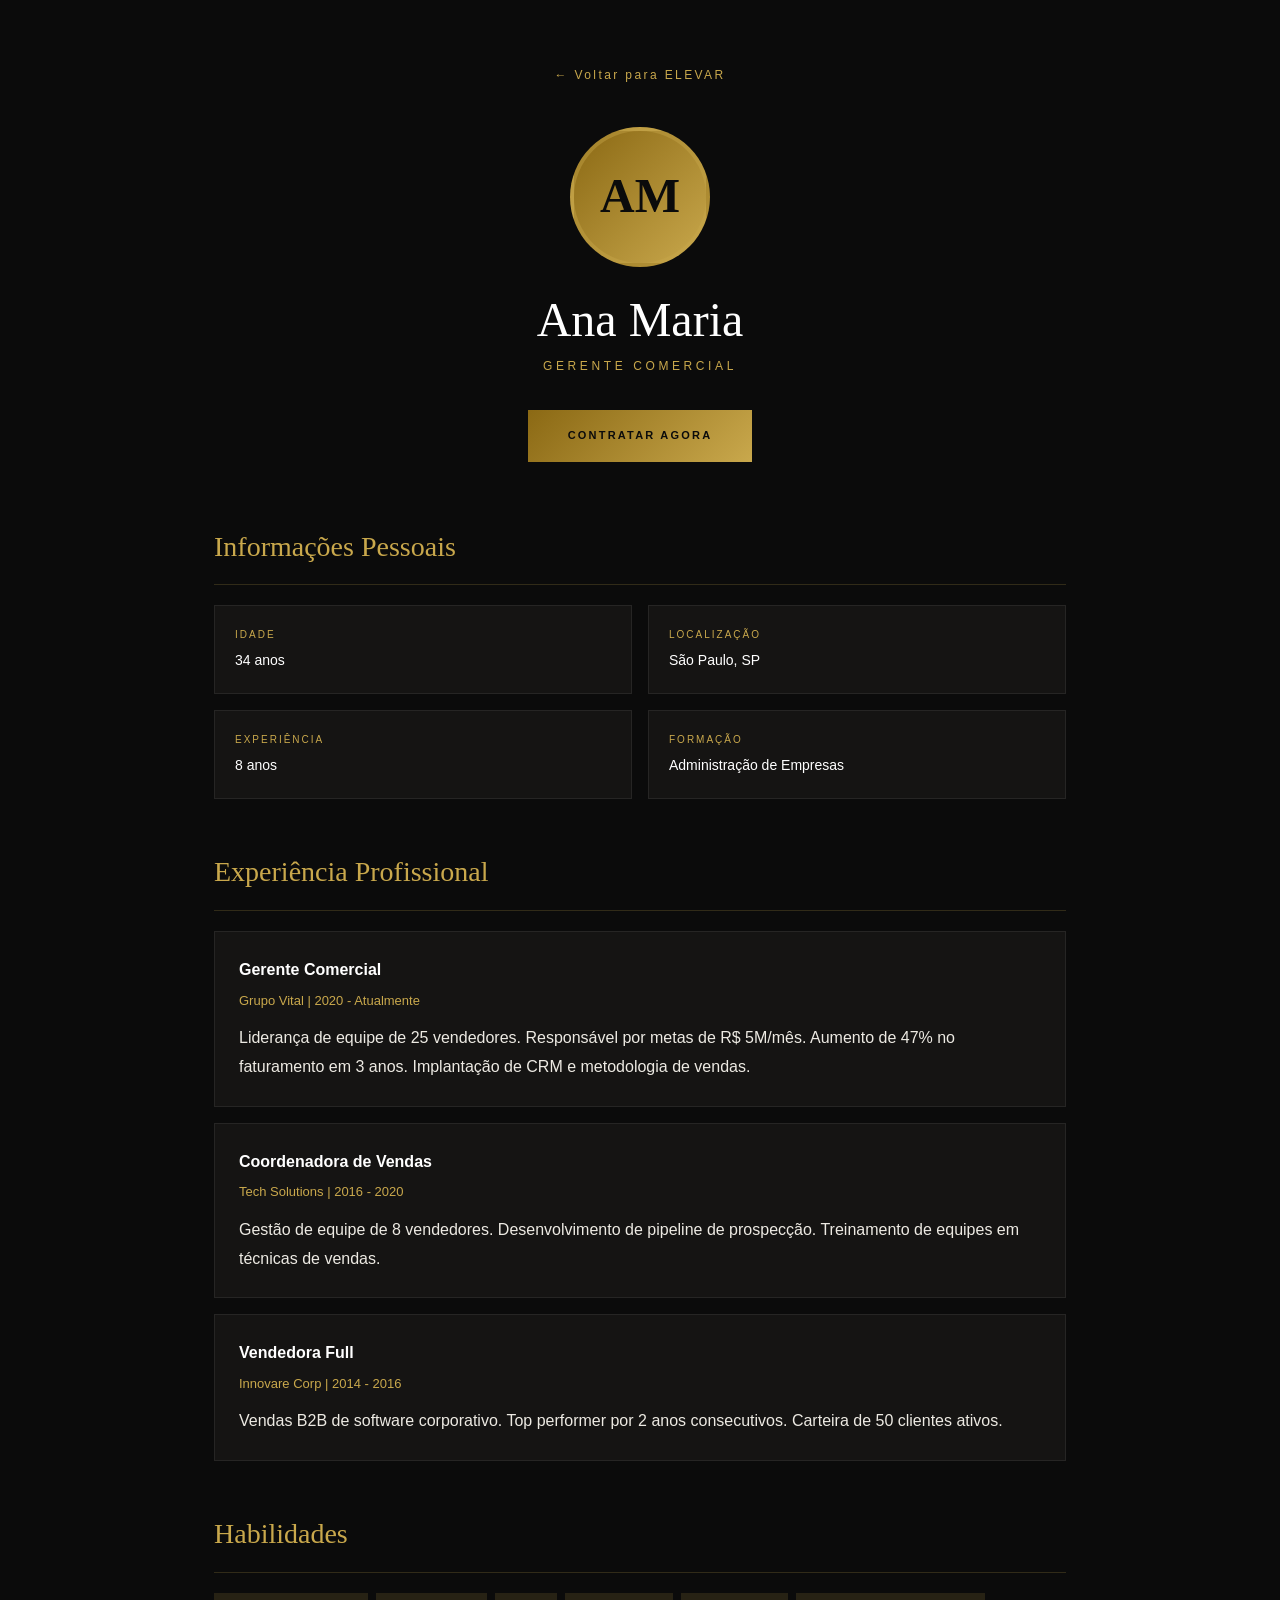
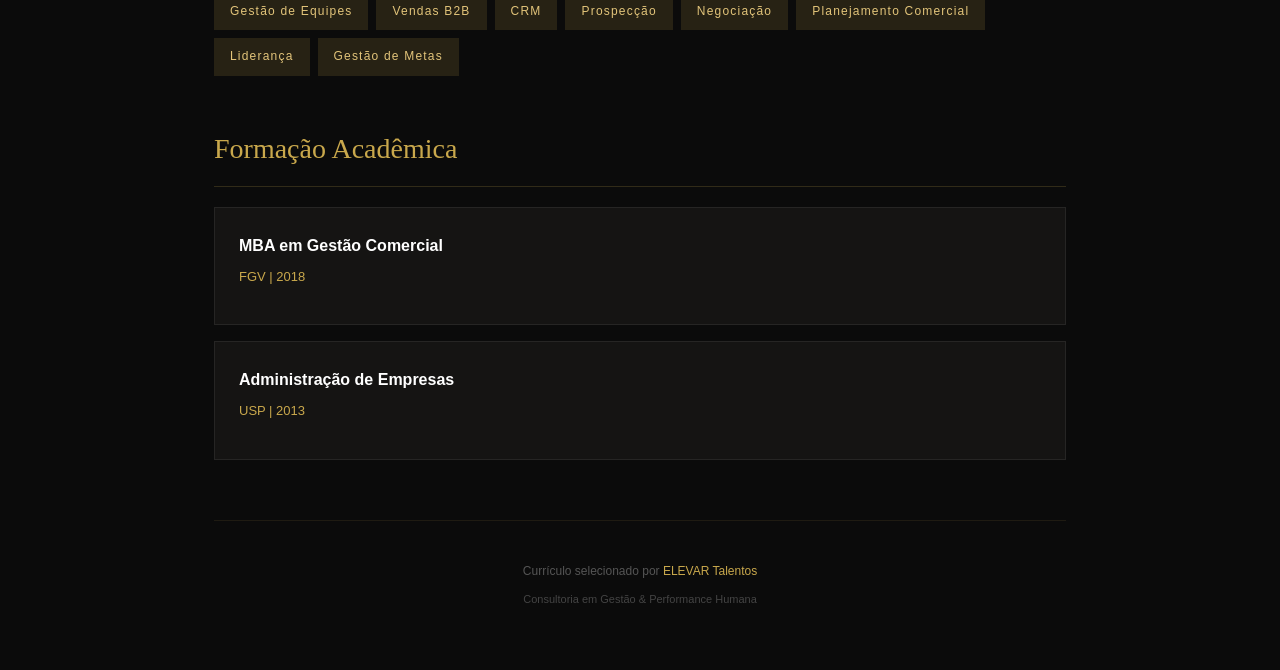
<file: perfis/ana-maria.html>
<!DOCTYPE html>
<html lang="pt-BR">
<head>
<meta charset="UTF-8">
<meta name="viewport" content="width=device-width, initial-scale=1.0">
<title>Ana Maria - Gerente Comercial | ELEVAR Talentos</title>
<meta name="description" content="Ana Maria - Gerente Comercial com 8 anos de experiência em vendas B2B. Especializada em gestão de equipes de alta performance.">
<meta property="og:title" content="Ana Maria - Gerente Comercial | ELEVAR Talentos">
<meta property="og:type" content="profile">
<link rel="canonical" href="https://elevar-malagutti.web.app/ana-maria.html">
<style>
  :root { --gold: #C9A84C; --gold-light: #E2C47A; --gold-dark: #8B6914; --charcoal: #0B0B0B; --charcoal-mid: #151413; --surface: #101010; --white: #FFFFFF; --offwhite: #EDEAE3; --muted: #9C978B; --border: rgba(237,234,227,0.08); }
  * { margin: 0; padding: 0; box-sizing: border-box; }
  body { background: var(--charcoal); color: var(--offwhite); font-family: 'Montserrat', sans-serif; font-weight: 300; line-height: 1.8; -webkit-font-smoothing: antialiased; }
  .container { max-width: 900px; margin: 0 auto; padding: 60px 24px; }
  .header { text-align: center; margin-bottom: 60px; }
  .back { display: inline-block; color: var(--gold); text-decoration: none; font-size: 12px; letter-spacing: 0.2em; margin-bottom: 40px; }
  .back:hover { color: var(--white); }
  .avatar { width: 140px; height: 140px; background: linear-gradient(135deg, var(--gold-dark), var(--gold)); border-radius: 50%; display: flex; align-items: center; justify-content: center; font-family: 'Cormorant Garamond', serif; font-size: 48px; font-weight: 600; color: var(--charcoal); margin: 0 auto 24px; border: 4px solid rgba(201,168,76,0.4); }
  h1 { font-family: 'Cormorant Garamond', serif; font-size: 48px; font-weight: 300; color: var(--white); line-height: 1.2; }
  .role { font-size: 12px; letter-spacing: 0.3em; text-transform: uppercase; color: var(--gold); margin-top: 8px; }
  .contact-btn { display: inline-block; background: linear-gradient(135deg, var(--gold-dark), var(--gold)); color: var(--charcoal); font-size: 11px; font-weight: 700; letter-spacing: 0.2em; text-transform: uppercase; padding: 16px 40px; text-decoration: none; margin-top: 32px; border: none; cursor: pointer; }
  .section { margin-bottom: 48px; }
  .section h2 { font-family: 'Cormorant Garamond', serif; font-size: 28px; font-weight: 400; color: var(--gold); margin-bottom: 20px; border-bottom: 1px solid rgba(201,168,76,0.2); padding-bottom: 12px; }
  .info-grid { display: grid; grid-template-columns: repeat(2, 1fr); gap: 16px; }
  .info-item { background: var(--charcoal-mid); border: 1px solid var(--border); padding: 20px; }
  .info-label { font-size: 10px; letter-spacing: 0.2em; text-transform: uppercase; color: var(--gold); margin-bottom: 4px; }
  .info-value { font-size: 14px; color: var(--white); }
  .exp-item { background: var(--charcoal-mid); border: 1px solid var(--border); padding: 24px; margin-bottom: 16px; }
  .exp-item h3 { font-size: 16px; font-weight: 600; color: var(--white); }
  .exp-item .empresa { font-size: 13px; color: var(--gold); margin: 4px 0 12px; }
  .exp-item .periodo { font-size: 11px; color: #666; }
  .skills { display: flex; flex-wrap: wrap; gap: 8px; }
  .skill { background: rgba(201,168,76,0.15); color: var(--gold-light); padding: 8px 16px; font-size: 12px; letter-spacing: 0.1em; }
  .footer { text-align: center; margin-top: 60px; padding-top: 40px; border-top: 1px solid rgba(201,168,76,0.1); }
  .footer p { font-size: 12px; color: #555; }
  .footer a { color: var(--gold); text-decoration: none; }
  @media (max-width: 600px) { .info-grid { grid-template-columns: 1fr; } h1 { font-size: 36px; } }
</style>
</head>
<body>
<div class="container">
  <div class="header">
    <a href="../index.html" class="back">← Voltar para ELEVAR</a>
    <div class="avatar">AM</div>
    <h1>Ana Maria</h1>
    <p class="role">Gerente Comercial</p>
    <a href="https://wa.me/5518996272190?text=Olá,%20tenho%20interesse%20no%20perfil%20da%20Ana%20Maria" class="contact-btn">Contratar Agora</a>
  </div>

  <div class="section">
    <h2>Informações Pessoais</h2>
    <div class="info-grid">
      <div class="info-item">
        <p class="info-label">Idade</p>
        <p class="info-value">34 anos</p>
      </div>
      <div class="info-item">
        <p class="info-label">Localização</p>
        <p class="info-value">São Paulo, SP</p>
      </div>
      <div class="info-item">
        <p class="info-label">Experiência</p>
        <p class="info-value">8 anos</p>
      </div>
      <div class="info-item">
        <p class="info-label">Formação</p>
        <p class="info-value">Administração de Empresas</p>
      </div>
    </div>
  </div>

  <div class="section">
    <h2>Experiência Profissional</h2>
    <div class="exp-item">
      <h3>Gerente Comercial</h3>
      <p class="empresa">Grupo Vital | 2020 - Atualmente</p>
      <p>Liderança de equipe de 25 vendedores. Responsável por metas de R$ 5M/mês. Aumento de 47% no faturamento em 3 anos. Implantação de CRM e metodologia de vendas.</p>
    </div>
    <div class="exp-item">
      <h3>Coordenadora de Vendas</h3>
      <p class="empresa">Tech Solutions | 2016 - 2020</p>
      <p>Gestão de equipe de 8 vendedores. Desenvolvimento de pipeline de prospecção. Treinamento de equipes em técnicas de vendas.</p>
    </div>
    <div class="exp-item">
      <h3>Vendedora Full</h3>
      <p class="empresa">Innovare Corp | 2014 - 2016</p>
      <p>Vendas B2B de software corporativo. Top performer por 2 anos consecutivos. Carteira de 50 clientes ativos.</p>
    </div>
  </div>

  <div class="section">
    <h2>Habilidades</h2>
    <div class="skills">
      <span class="skill">Gestão de Equipes</span>
      <span class="skill">Vendas B2B</span>
      <span class="skill">CRM</span>
      <span class="skill">Prospecção</span>
      <span class="skill">Negociação</span>
      <span class="skill">Planejamento Comercial</span>
      <span class="skill">Liderança</span>
      <span class="skill">Gestão de Metas</span>
    </div>
  </div>

  <div class="section">
    <h2>Formação Acadêmica</h2>
    <div class="exp-item">
      <h3>MBA em Gestão Comercial</h3>
      <p class="empresa">FGV | 2018</p>
    </div>
    <div class="exp-item">
      <h3>Administração de Empresas</h3>
      <p class="empresa">USP | 2013</p>
    </div>
  </div>

  <div class="footer">
    <p>Currículo selecionado por <a href="../index.html">ELEVAR Talentos</a></p>
    <p style="margin-top:8px;font-size:11px;color:#444;">Consultoria em Gestão & Performance Humana</p>
  </div>
</div>
</body>
</html>
</file>
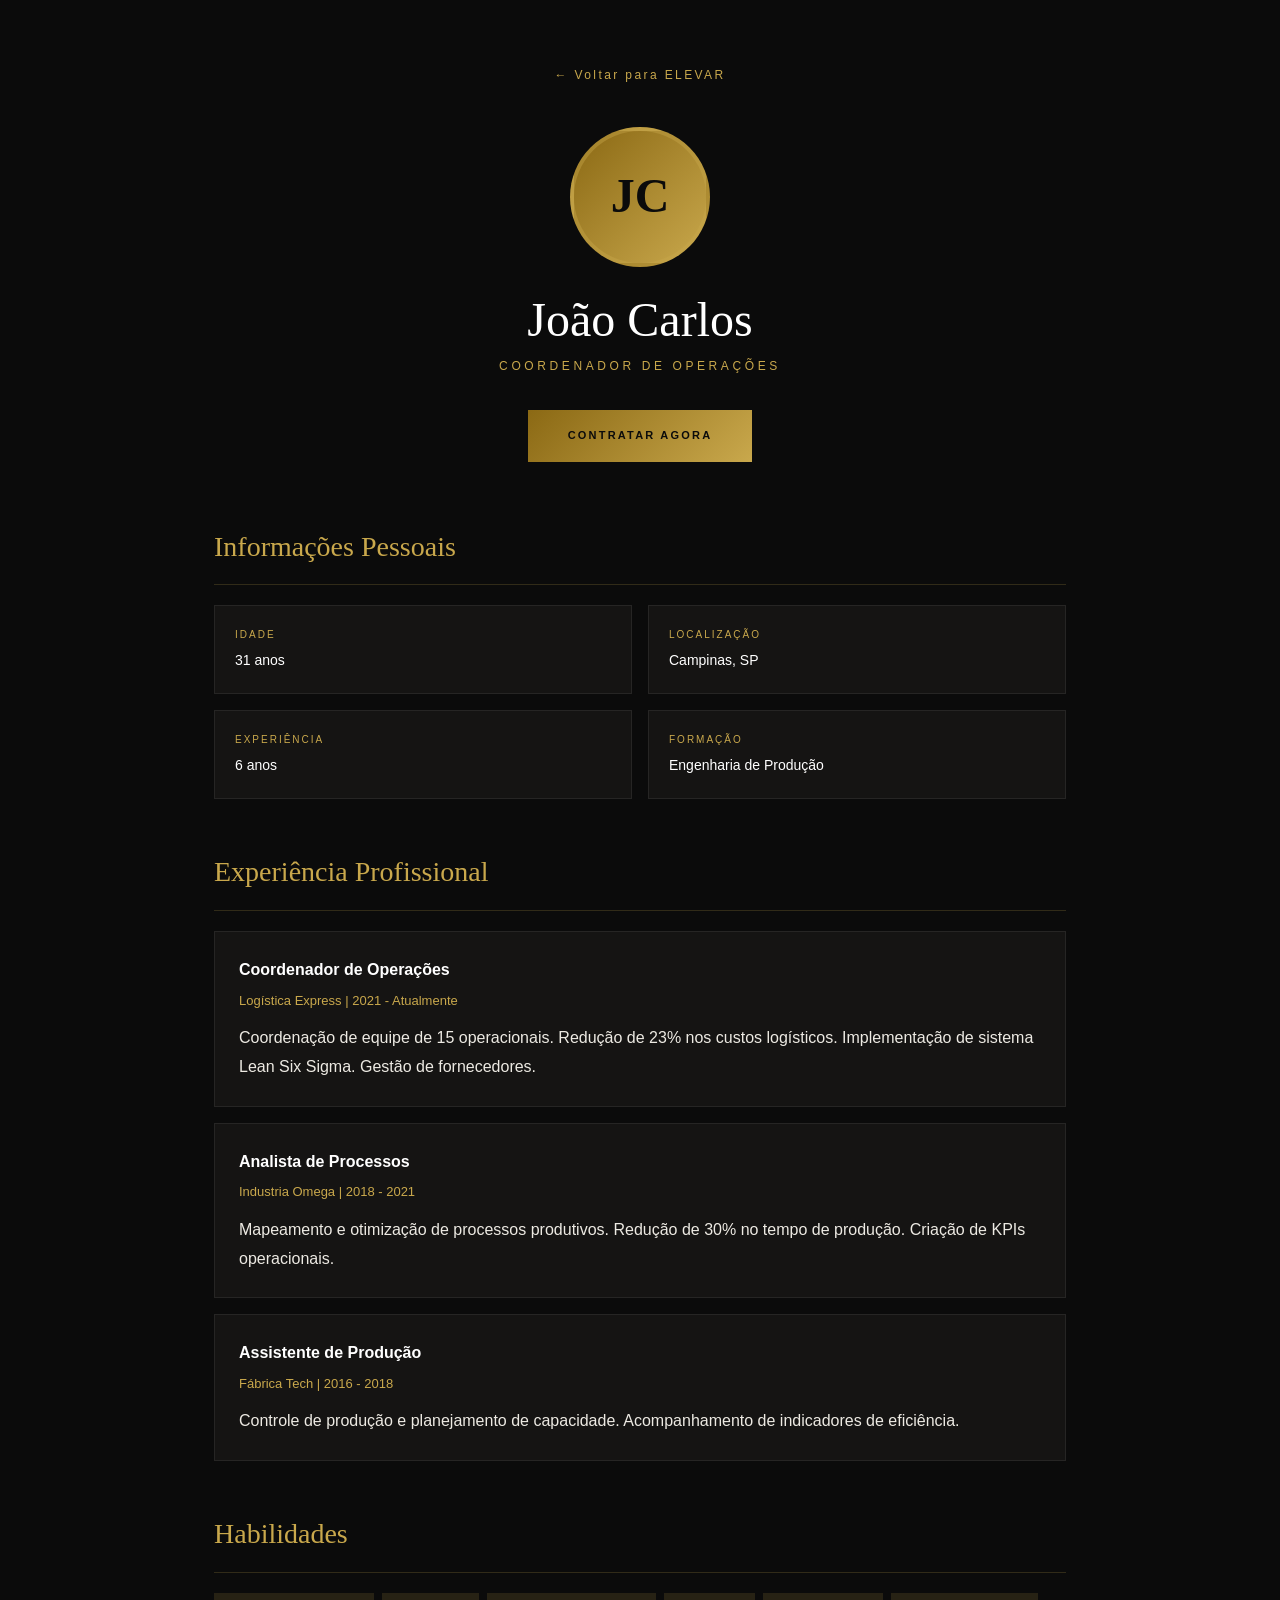
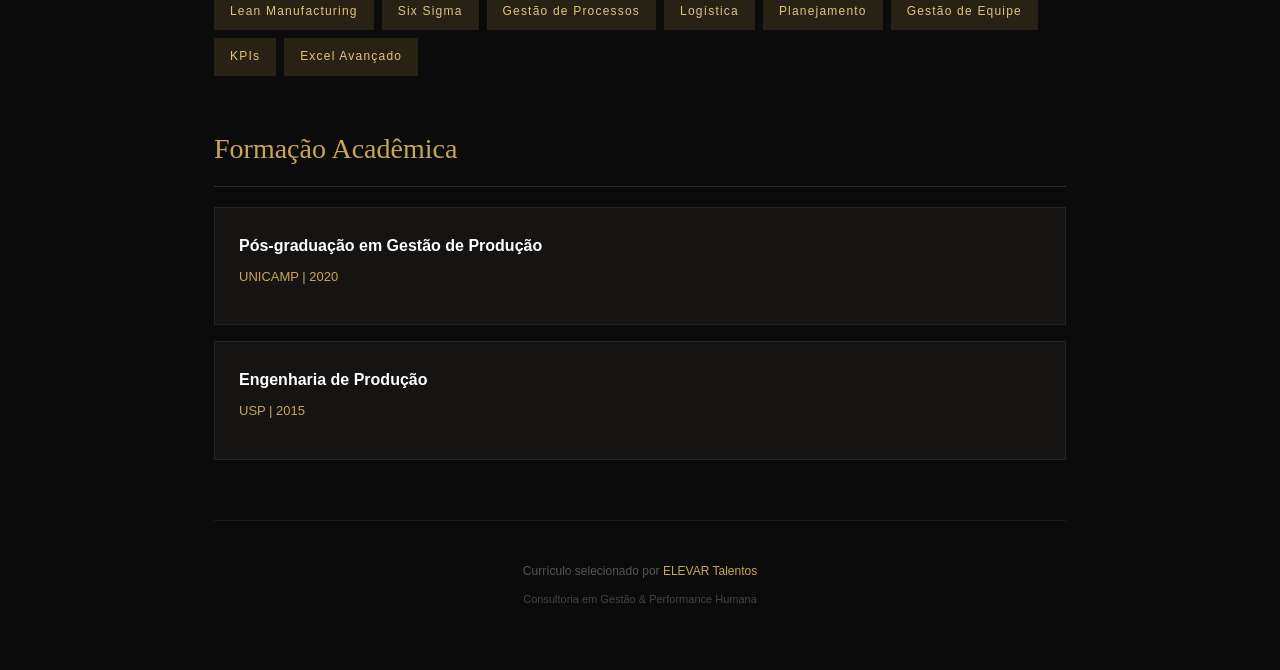
<file: perfis/joao-carlos.html>
<!DOCTYPE html>
<html lang="pt-BR">
<head>
<meta charset="UTF-8">
<meta name="viewport" content="width=device-width, initial-scale=1.0">
<title>João Carlos - Coordenador de Operações | ELEVAR Talentos</title>
<meta name="description" content="João Carlos - Coordenador de Operações com 6 anos de experiência em logística e operações. Especialidade em melhoria de processos e redução de custos.">
<meta property="og:title" content="João Carlos - Coordenador de Operações | ELEVAR Talentos">
<meta property="og:type" content="profile">
<link rel="canonical" href="https://elevar-malagutti.web.app/joao-carlos.html">
<style>
  :root { --gold: #C9A84C; --gold-light: #E2C47A; --gold-dark: #8B6914; --charcoal: #0B0B0B; --charcoal-mid: #151413; --surface: #101010; --white: #FFFFFF; --offwhite: #EDEAE3; --muted: #9C978B; --border: rgba(237,234,227,0.08); }
  * { margin: 0; padding: 0; box-sizing: border-box; }
  body { background: var(--charcoal); color: var(--offwhite); font-family: 'Montserrat', sans-serif; font-weight: 300; line-height: 1.8; -webkit-font-smoothing: antialiased; }
  .container { max-width: 900px; margin: 0 auto; padding: 60px 24px; }
  .header { text-align: center; margin-bottom: 60px; }
  .back { display: inline-block; color: var(--gold); text-decoration: none; font-size: 12px; letter-spacing: 0.2em; margin-bottom: 40px; }
  .back:hover { color: var(--white); }
  .avatar { width: 140px; height: 140px; background: linear-gradient(135deg, var(--gold-dark), var(--gold)); border-radius: 50%; display: flex; align-items: center; justify-content: center; font-family: 'Cormorant Garamond', serif; font-size: 48px; font-weight: 600; color: var(--charcoal); margin: 0 auto 24px; border: 4px solid rgba(201,168,76,0.4); }
  h1 { font-family: 'Cormorant Garamond', serif; font-size: 48px; font-weight: 300; color: var(--white); line-height: 1.2; }
  .role { font-size: 12px; letter-spacing: 0.3em; text-transform: uppercase; color: var(--gold); margin-top: 8px; }
  .contact-btn { display: inline-block; background: linear-gradient(135deg, var(--gold-dark), var(--gold)); color: var(--charcoal); font-size: 11px; font-weight: 700; letter-spacing: 0.2em; text-transform: uppercase; padding: 16px 40px; text-decoration: none; margin-top: 32px; border: none; cursor: pointer; }
  .section { margin-bottom: 48px; }
  .section h2 { font-family: 'Cormorant Garamond', serif; font-size: 28px; font-weight: 400; color: var(--gold); margin-bottom: 20px; border-bottom: 1px solid rgba(201,168,76,0.2); padding-bottom: 12px; }
  .info-grid { display: grid; grid-template-columns: repeat(2, 1fr); gap: 16px; }
  .info-item { background: var(--charcoal-mid); border: 1px solid var(--border); padding: 20px; }
  .info-label { font-size: 10px; letter-spacing: 0.2em; text-transform: uppercase; color: var(--gold); margin-bottom: 4px; }
  .info-value { font-size: 14px; color: var(--white); }
  .exp-item { background: var(--charcoal-mid); border: 1px solid var(--border); padding: 24px; margin-bottom: 16px; }
  .exp-item h3 { font-size: 16px; font-weight: 600; color: var(--white); }
  .exp-item .empresa { font-size: 13px; color: var(--gold); margin: 4px 0 12px; }
  .exp-item .periodo { font-size: 11px; color: #666; }
  .skills { display: flex; flex-wrap: wrap; gap: 8px; }
  .skill { background: rgba(201,168,76,0.15); color: var(--gold-light); padding: 8px 16px; font-size: 12px; letter-spacing: 0.1em; }
  .footer { text-align: center; margin-top: 60px; padding-top: 40px; border-top: 1px solid rgba(201,168,76,0.1); }
  .footer p { font-size: 12px; color: #555; }
  .footer a { color: var(--gold); text-decoration: none; }
  @media (max-width: 600px) { .info-grid { grid-template-columns: 1fr; } h1 { font-size: 36px; } }
</style>
</head>
<body>
<div class="container">
  <div class="header">
    <a href="../index.html" class="back">← Voltar para ELEVAR</a>
    <div class="avatar">JC</div>
    <h1>João Carlos</h1>
    <p class="role">Coordenador de Operações</p>
    <a href="https://wa.me/5518996272190?text=Olá,%20tenho%20interesse%20no%20perfil%20do%20João%20Carlos" class="contact-btn">Contratar Agora</a>
  </div>

  <div class="section">
    <h2>Informações Pessoais</h2>
    <div class="info-grid">
      <div class="info-item">
        <p class="info-label">Idade</p>
        <p class="info-value">31 anos</p>
      </div>
      <div class="info-item">
        <p class="info-label">Localização</p>
        <p class="info-value">Campinas, SP</p>
      </div>
      <div class="info-item">
        <p class="info-label">Experiência</p>
        <p class="info-value">6 anos</p>
      </div>
      <div class="info-item">
        <p class="info-label">Formação</p>
        <p class="info-value">Engenharia de Produção</p>
      </div>
    </div>
  </div>

  <div class="section">
    <h2>Experiência Profissional</h2>
    <div class="exp-item">
      <h3>Coordenador de Operações</h3>
      <p class="empresa">Logística Express | 2021 - Atualmente</p>
      <p>Coordenação de equipe de 15 operacionais. Redução de 23% nos custos logísticos. Implementação de sistema Lean Six Sigma. Gestão de fornecedores.</p>
    </div>
    <div class="exp-item">
      <h3>Analista de Processos</h3>
      <p class="empresa">Industria Omega | 2018 - 2021</p>
      <p>Mapeamento e otimização de processos produtivos. Redução de 30% no tempo de produção. Criação de KPIs operacionais.</p>
    </div>
    <div class="exp-item">
      <h3>Assistente de Produção</h3>
      <p class="empresa">Fábrica Tech | 2016 - 2018</p>
      <p>Controle de produção e planejamento de capacidade. Acompanhamento de indicadores de eficiência.</p>
    </div>
  </div>

  <div class="section">
    <h2>Habilidades</h2>
    <div class="skills">
      <span class="skill">Lean Manufacturing</span>
      <span class="skill">Six Sigma</span>
      <span class="skill">Gestão de Processos</span>
      <span class="skill">Logística</span>
      <span class="skill">Planejamento</span>
      <span class="skill">Gestão de Equipe</span>
      <span class="skill">KPIs</span>
      <span class="skill">Excel Avançado</span>
    </div>
  </div>

  <div class="section">
    <h2>Formação Acadêmica</h2>
    <div class="exp-item">
      <h3>Pós-graduação em Gestão de Produção</h3>
      <p class="empresa">UNICAMP | 2020</p>
    </div>
    <div class="exp-item">
      <h3>Engenharia de Produção</h3>
      <p class="empresa">USP | 2015</p>
    </div>
  </div>

  <div class="footer">
    <p>Currículo selecionado por <a href="../index.html">ELEVAR Talentos</a></p>
    <p style="margin-top:8px;font-size:11px;color:#444;">Consultoria em Gestão & Performance Humana</p>
  </div>
</div>
</body>
</html>
</file>
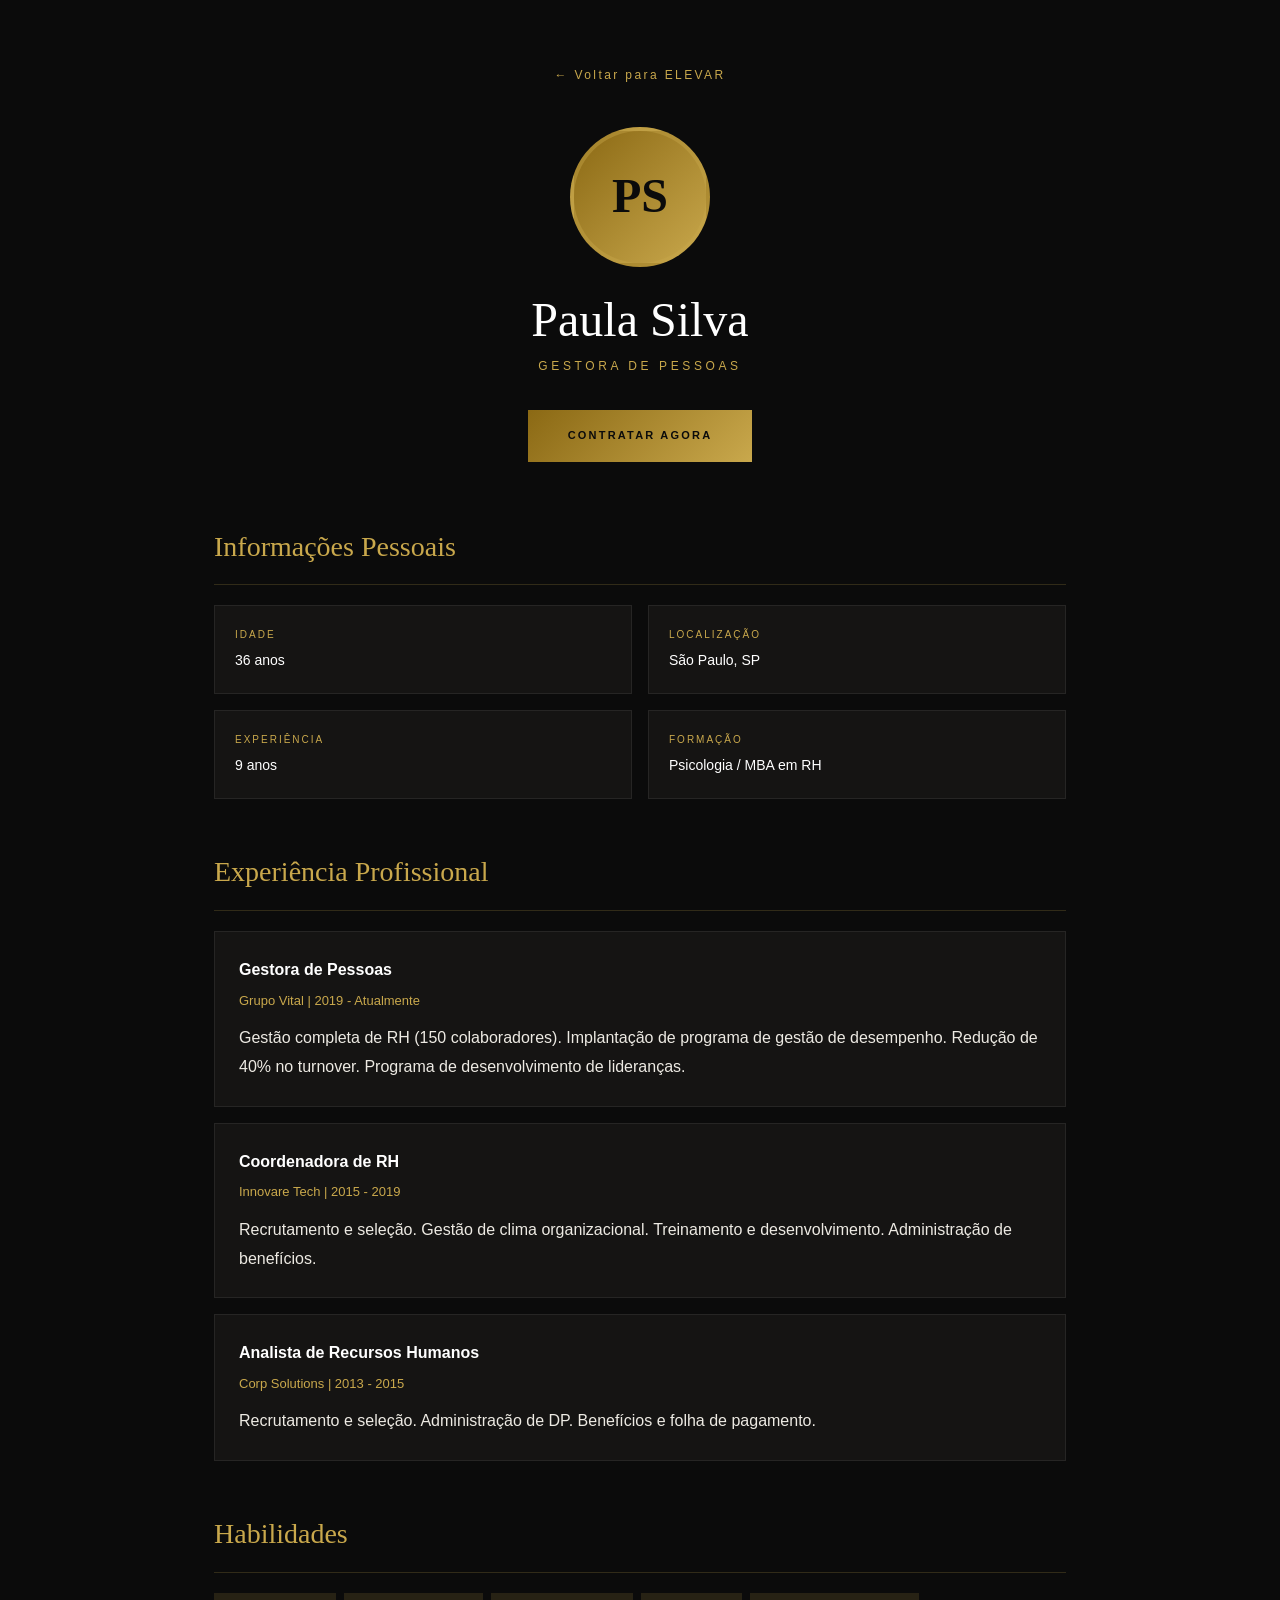
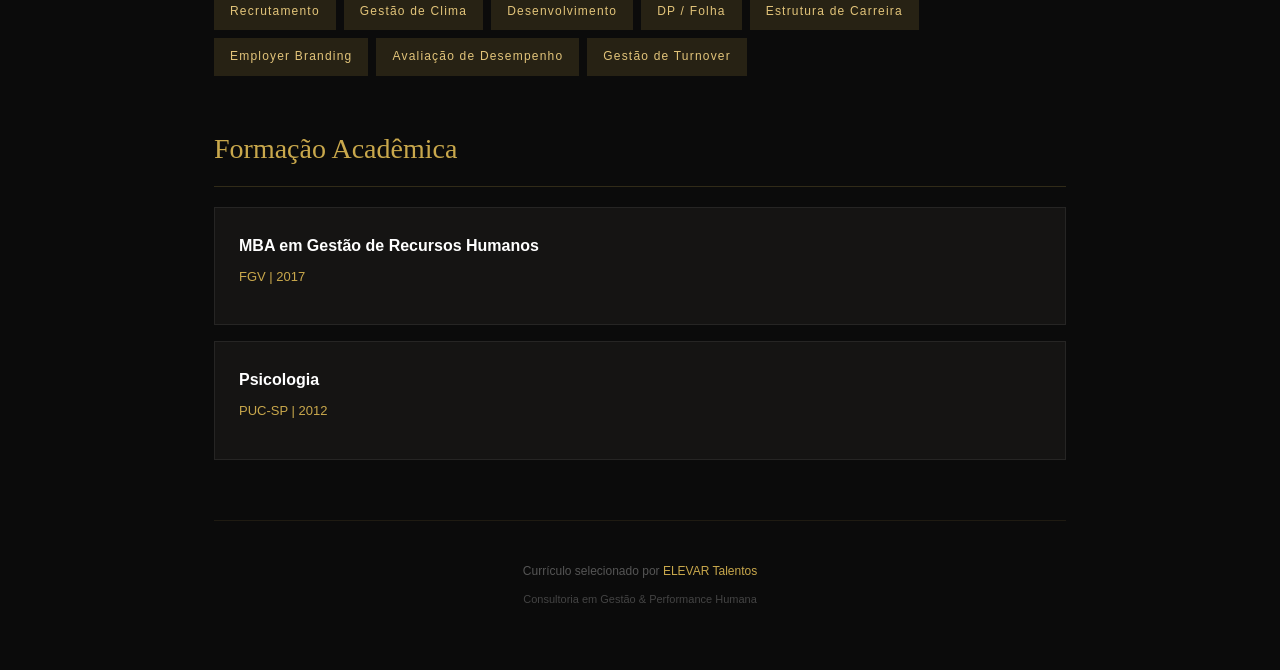
<file: perfis/paula-silva.html>
<!DOCTYPE html>
<html lang="pt-BR">
<head>
<meta charset="UTF-8">
<meta name="viewport" content="width=device-width, initial-scale=1.0">
<title>Paula Silva - Gestora de Pessoas | ELEVAR Talentos</title>
<meta name="description" content="Paula Silva - Gestora de Pessoas com 9 anos de experiência em RH. Especialidade em recrutamento e desenvolvimento de lideranças.">
<meta property="og:title" content="Paula Silva - Gestora de Pessoas | ELEVAR Talentos">
<meta property="og:type" content="profile">
<link rel="canonical" href="https://elevar-malagutti.web.app/paula-silva.html">
<style>
  :root { --gold: #C9A84C; --gold-light: #E2C47A; --gold-dark: #8B6914; --charcoal: #0B0B0B; --charcoal-mid: #151413; --surface: #101010; --white: #FFFFFF; --offwhite: #EDEAE3; --muted: #9C978B; --border: rgba(237,234,227,0.08); }
  * { margin: 0; padding: 0; box-sizing: border-box; }
  body { background: var(--charcoal); color: var(--offwhite); font-family: 'Montserrat', sans-serif; font-weight: 300; line-height: 1.8; -webkit-font-smoothing: antialiased; }
  .container { max-width: 900px; margin: 0 auto; padding: 60px 24px; }
  .header { text-align: center; margin-bottom: 60px; }
  .back { display: inline-block; color: var(--gold); text-decoration: none; font-size: 12px; letter-spacing: 0.2em; margin-bottom: 40px; }
  .back:hover { color: var(--white); }
  .avatar { width: 140px; height: 140px; background: linear-gradient(135deg, var(--gold-dark), var(--gold)); border-radius: 50%; display: flex; align-items: center; justify-content: center; font-family: 'Cormorant Garamond', serif; font-size: 48px; font-weight: 600; color: var(--charcoal); margin: 0 auto 24px; border: 4px solid rgba(201,168,76,0.4); }
  h1 { font-family: 'Cormorant Garamond', serif; font-size: 48px; font-weight: 300; color: var(--white); line-height: 1.2; }
  .role { font-size: 12px; letter-spacing: 0.3em; text-transform: uppercase; color: var(--gold); margin-top: 8px; }
  .contact-btn { display: inline-block; background: linear-gradient(135deg, var(--gold-dark), var(--gold)); color: var(--charcoal); font-size: 11px; font-weight: 700; letter-spacing: 0.2em; text-transform: uppercase; padding: 16px 40px; text-decoration: none; margin-top: 32px; border: none; cursor: pointer; }
  .section { margin-bottom: 48px; }
  .section h2 { font-family: 'Cormorant Garamond', serif; font-size: 28px; font-weight: 400; color: var(--gold); margin-bottom: 20px; border-bottom: 1px solid rgba(201,168,76,0.2); padding-bottom: 12px; }
  .info-grid { display: grid; grid-template-columns: repeat(2, 1fr); gap: 16px; }
  .info-item { background: var(--charcoal-mid); border: 1px solid var(--border); padding: 20px; }
  .info-label { font-size: 10px; letter-spacing: 0.2em; text-transform: uppercase; color: var(--gold); margin-bottom: 4px; }
  .info-value { font-size: 14px; color: var(--white); }
  .exp-item { background: var(--charcoal-mid); border: 1px solid var(--border); padding: 24px; margin-bottom: 16px; }
  .exp-item h3 { font-size: 16px; font-weight: 600; color: var(--white); }
  .exp-item .empresa { font-size: 13px; color: var(--gold); margin: 4px 0 12px; }
  .exp-item .periodo { font-size: 11px; color: #666; }
  .skills { display: flex; flex-wrap: wrap; gap: 8px; }
  .skill { background: rgba(201,168,76,0.15); color: var(--gold-light); padding: 8px 16px; font-size: 12px; letter-spacing: 0.1em; }
  .footer { text-align: center; margin-top: 60px; padding-top: 40px; border-top: 1px solid rgba(201,168,76,0.1); }
  .footer p { font-size: 12px; color: #555; }
  .footer a { color: var(--gold); text-decoration: none; }
  @media (max-width: 600px) { .info-grid { grid-template-columns: 1fr; } h1 { font-size: 36px; } }
</style>
</head>
<body>
<div class="container">
  <div class="header">
    <a href="../index.html" class="back">← Voltar para ELEVAR</a>
    <div class="avatar">PS</div>
    <h1>Paula Silva</h1>
    <p class="role">Gestora de Pessoas</p>
    <a href="https://wa.me/5518996272190?text=Olá,%20tenho%20interesse%20no%20perfil%20da%20Paula%20Silva" class="contact-btn">Contratar Agora</a>
  </div>

  <div class="section">
    <h2>Informações Pessoais</h2>
    <div class="info-grid">
      <div class="info-item">
        <p class="info-label">Idade</p>
        <p class="info-value">36 anos</p>
      </div>
      <div class="info-item">
        <p class="info-label">Localização</p>
        <p class="info-value">São Paulo, SP</p>
      </div>
      <div class="info-item">
        <p class="info-label">Experiência</p>
        <p class="info-value">9 anos</p>
      </div>
      <div class="info-item">
        <p class="info-label">Formação</p>
        <p class="info-value">Psicologia / MBA em RH</p>
      </div>
    </div>
  </div>

  <div class="section">
    <h2>Experiência Profissional</h2>
    <div class="exp-item">
      <h3>Gestora de Pessoas</h3>
      <p class="empresa">Grupo Vital | 2019 - Atualmente</p>
      <p>Gestão completa de RH (150 colaboradores). Implantação de programa de gestão de desempenho. Redução de 40% no turnover. Programa de desenvolvimento de lideranças.</p>
    </div>
    <div class="exp-item">
      <h3>Coordenadora de RH</h3>
      <p class="empresa">Innovare Tech | 2015 - 2019</p>
      <p>Recrutamento e seleção. Gestão de clima organizacional. Treinamento e desenvolvimento. Administração de benefícios.</p>
    </div>
    <div class="exp-item">
      <h3>Analista de Recursos Humanos</h3>
      <p class="empresa">Corp Solutions | 2013 - 2015</p>
      <p>Recrutamento e seleção. Administração de DP. Benefícios e folha de pagamento.</p>
    </div>
  </div>

  <div class="section">
    <h2>Habilidades</h2>
    <div class="skills">
      <span class="skill">Recrutamento</span>
      <span class="skill">Gestão de Clima</span>
      <span class="skill">Desenvolvimento</span>
      <span class="skill">DP / Folha</span>
      <span class="skill">Estrutura de Carreira</span>
      <span class="skill">Employer Branding</span>
      <span class="skill">Avaliação de Desempenho</span>
      <span class="skill">Gestão de Turnover</span>
    </div>
  </div>

  <div class="section">
    <h2>Formação Acadêmica</h2>
    <div class="exp-item">
      <h3>MBA em Gestão de Recursos Humanos</h3>
      <p class="empresa">FGV | 2017</p>
    </div>
    <div class="exp-item">
      <h3>Psicologia</h3>
      <p class="empresa">PUC-SP | 2012</p>
    </div>
  </div>

  <div class="footer">
    <p>Currículo selecionado por <a href="../index.html">ELEVAR Talentos</a></p>
    <p style="margin-top:8px;font-size:11px;color:#444;">Consultoria em Gestão & Performance Humana</p>
  </div>
</div>
</body>
</html>
</file>
<file: css/estilos.css>
/* ============================================================
   ELEVAR — Gestão & Performance Humana
   Design System Premium · 2026
   01 Tokens · 02 Base · 03 UI · 04 Header · 05 Hero
   06 Sections · 07 Components · 08 Motion · 09 Responsive
   ============================================================ */

/* ---------- 01 · DESIGN TOKENS ---------- */
:root {
  /* Surfaces — off-black quente */
  --bg: #0B0B0B;
  --bg-2: #101010;
  --bg-3: #151413;
  --surface: #171615;
  --surface-hover: #1E1C19;

  /* Texto — off-white quente */
  --fg: #EDEAE3;
  --fg-soft: #C9C4B8;
  --muted: #9C978B;
  --faint: #6E6A60;

  /* Destaque — champagne / bronze */
  --accent: #C9A84C;
  --accent-soft: #E2C47A;
  --accent-deep: #8B6914;
  --accent-glow: rgba(201, 168, 76, 0.14);
  --accent-line: rgba(201, 168, 76, 0.32);

  /* Bordas */
  --border: rgba(237, 234, 227, 0.07);
  --border-soft: rgba(237, 234, 227, 0.04);

  /* Tipografia */
  --font-display: 'Cormorant Garamond', 'Georgia', serif;
  --font-ui: 'Montserrat', 'Helvetica Neue', Arial, sans-serif;

  /* Layout */
  --max-w: 1320px;
  --pad-x: clamp(1.25rem, 5vw, 4rem);
  --section-pad: clamp(6rem, 12vh, 10rem);

  /* Easing */
  --ease-out: cubic-bezier(0.22, 1, 0.36, 1);
  --ease-smooth: cubic-bezier(0.4, 0, 0.2, 1);
}

/* ---------- 02 · RESET & BASE ---------- */
*, *::before, *::after {
  margin: 0;
  padding: 0;
  box-sizing: border-box;
}

html { scroll-behavior: smooth; }

main [id] { scroll-margin-top: 92px; }

body {
  background: var(--bg);
  color: var(--fg);
  font-family: var(--font-ui);
  font-weight: 400;
  line-height: 1.7;
  overflow-x: hidden;
  -webkit-font-smoothing: antialiased;
  -moz-osx-font-smoothing: grayscale;
  text-rendering: optimizeLegibility;
}

img { max-width: 100%; display: block; }

a { color: inherit; }

ul, ol { list-style: none; }

::selection { background: var(--accent); color: var(--bg); }

:focus-visible {
  outline: 2px solid var(--accent-soft);
  outline-offset: 3px;
  border-radius: 2px;
}

main { position: relative; }

/* ---------- 03 · UI PRIMITIVES ---------- */
.container {
  width: 100%;
  max-width: var(--max-w);
  margin: 0 auto;
  padding-inline: var(--pad-x);
  position: relative;
  z-index: 2;
}

.section { position: relative; padding-block: var(--section-pad); }

.section-rule { border-top: 1px solid var(--border); }

/* Eyebrow / label */
.eyebrow {
  display: inline-flex;
  align-items: center;
  gap: 14px;
  font-size: 10px;
  font-weight: 600;
  letter-spacing: 0.42em;
  text-transform: uppercase;
  color: var(--accent);
  margin-bottom: 28px;
}

.eyebrow::before {
  content: '';
  width: 34px;
  height: 1px;
  background: var(--accent-line);
  flex-shrink: 0;
}

.eyebrow--center { justify-content: center; }
.eyebrow--center::after {
  content: '';
  width: 34px;
  height: 1px;
  background: var(--accent-line);
  flex-shrink: 0;
}

/* Headings */
.h-display {
  font-family: var(--font-display);
  font-weight: 400;
  color: var(--fg);
  line-height: 1.04;
  letter-spacing: -0.01em;
  font-size: clamp(2.6rem, 6vw, 4.6rem);
}

.h-display em {
  font-style: italic;
  color: var(--accent);
}

.h-display .dim { color: var(--muted); }

.h-display--large {
  font-size: clamp(3rem, 8vw, 6rem);
}

/* Body text */
.lead {
  font-size: clamp(1.05rem, 1.4vw, 1.2rem);
  line-height: 1.85;
  color: var(--fg-soft);
  font-weight: 300;
}

.text-body {
  font-size: 0.95rem;
  line-height: 1.9;
  color: var(--muted);
  font-weight: 300;
}

.text-body strong { color: var(--fg); font-weight: 500; }

.hairline {
  width: 100%;
  height: 1px;
  background: var(--border);
  border: none;
}

/* ---------- BUTTONS ---------- */
.btn {
  --btn-pad-x: 2.3rem;
  --btn-pad-y: 1.05rem;
  position: relative;
  display: inline-flex;
  align-items: center;
  justify-content: center;
  gap: 12px;
  padding: var(--btn-pad-y) var(--btn-pad-x);
  font-family: var(--font-ui);
  font-size: 11px;
  font-weight: 600;
  letter-spacing: 0.28em;
  text-transform: uppercase;
  text-decoration: none;
  cursor: pointer;
  border: 1px solid transparent;
  border-radius: 2px;
  transition: transform 0.5s var(--ease-out), background-color 0.4s var(--ease-smooth),
              border-color 0.4s var(--ease-smooth), color 0.4s var(--ease-smooth),
              box-shadow 0.5s var(--ease-out);
  will-change: transform;
}

.btn svg { width: 14px; height: 14px; transition: transform 0.5s var(--ease-out); flex-shrink: 0; }
.btn:hover svg { transform: translate(2px, -2px); }

.btn--primary {
  background: var(--accent);
  color: var(--bg);
}
.btn--primary:hover {
  background: var(--accent-soft);
  transform: translateY(-2px);
  box-shadow: 0 18px 50px -18px rgba(201, 168, 76, 0.45);
}

.btn--ghost {
  background: transparent;
  border-color: var(--border);
  color: var(--fg);
}
.btn--ghost:hover {
  border-color: var(--accent-line);
  color: var(--accent-soft);
  transform: translateY(-2px);
}

.btn--outline-accent {
  background: transparent;
  border-color: var(--accent-line);
  color: var(--accent);
}
.btn--outline-accent:hover {
  background: var(--accent-glow);
  color: var(--accent-soft);
}

/* Link animado */
.anchor-link {
  position: relative;
  display: inline-flex;
  align-items: center;
  gap: 10px;
  text-decoration: none;
  font-size: 11px;
  font-weight: 600;
  letter-spacing: 0.24em;
  text-transform: uppercase;
  color: var(--fg-soft);
  padding-bottom: 6px;
  transition: color 0.4s var(--ease-smooth);
}
.anchor-link::after {
  content: '';
  position: absolute;
  left: 0;
  bottom: 0;
  width: 100%;
  height: 1px;
  background: var(--accent);
  transform: scaleX(0);
  transform-origin: right;
  transition: transform 0.55s var(--ease-out);
}
.anchor-link:hover { color: var(--accent-soft); }
.anchor-link:hover::after { transform: scaleX(1); transform-origin: left; }
.anchor-link svg { width: 13px; height: 13px; transition: transform 0.5s var(--ease-out); }
.anchor-link:hover svg { transform: translate(3px, -3px); }

/* ---------- 04 · HEADER ---------- */
.site-header {
  position: fixed;
  inset: 0 0 auto 0;
  z-index: 90;
  transition: background-color 0.5s var(--ease-smooth), border-color 0.5s var(--ease-smooth),
              padding 0.5s var(--ease-smooth), backdrop-filter 0.5s var(--ease-smooth);
  border-bottom: 1px solid transparent;
}

.site-header.is-scrolled {
  background: rgba(11, 11, 11, 0.78);
  -webkit-backdrop-filter: blur(18px);
  backdrop-filter: blur(18px);
  border-bottom-color: var(--border-soft);
}

.header-inner {
  max-width: var(--max-w);
  margin: 0 auto;
  padding: 22px var(--pad-x);
  display: flex;
  align-items: center;
  justify-content: space-between;
  gap: 24px;
  transition: padding 0.5s var(--ease-smooth);
}

.site-header.is-scrolled .header-inner { padding-block: 14px; }

.brand {
  display: inline-flex;
  align-items: center;
  text-decoration: none;
  flex-shrink: 0;
}

.brand-logo {
  display: block;
  height: 40px;
  width: auto;
  opacity: 0.98;
  transition: height 0.5s var(--ease-smooth), opacity 0.4s var(--ease-smooth);
}
.brand:hover .brand-logo { opacity: 1; }
.site-header.is-scrolled .brand-logo { height: 34px; }

.header-nav { display: flex; align-items: center; gap: 4px; }

.header-nav a {
  text-decoration: none;
  color: var(--fg-soft);
  font-size: 10.5px;
  font-weight: 500;
  letter-spacing: 0.14em;
  text-transform: uppercase;
  padding: 10px 14px;
  position: relative;
  transition: color 0.35s var(--ease-smooth);
}
.header-nav a::after {
  content: '';
  position: absolute;
  left: 14px;
  right: 14px;
  bottom: 6px;
  height: 1px;
  background: var(--accent);
  transform: scaleX(0);
  transform-origin: right;
  transition: transform 0.5s var(--ease-out);
}
.header-nav a:hover { color: var(--fg); }
.header-nav a:hover::after { transform: scaleX(1); transform-origin: left; }

.header-actions { display: flex; align-items: center; gap: 18px; }

.header-cta { padding: 14px 26px; }

/* Botão hamburger */
.burger {
  display: none;
  flex-direction: column;
  justify-content: center;
  gap: 6px;
  width: 46px;
  height: 46px;
  background: transparent;
  border: 1px solid var(--border);
  cursor: pointer;
  padding: 0 12px;
  align-items: center;
  border-radius: 2px;
}

.burger span {
  display: block;
  width: 22px;
  height: 1px;
  background: var(--fg);
  transition: transform 0.4s var(--ease-out), opacity 0.3s var(--ease-smooth), width 0.3s var(--ease-smooth);
}
.burger span:nth-child(2) { width: 14px; }

.burger.is-open span:nth-child(1) { transform: translateY(3.5px) rotate(45deg); width: 22px; }
.burger.is-open span:nth-child(2) { opacity: 0; }
.burger.is-open span:nth-child(3) { transform: translateY(-3.5px) rotate(-45deg); width: 22px; }

/* Menu mobile */
.mobile-menu {
  position: fixed;
  inset: 0;
  z-index: 80;
  background: rgba(11, 11, 11, 0.985);
  display: flex;
  flex-direction: column;
  justify-content: center;
  padding: 0 var(--pad-x);
  opacity: 0;
  visibility: hidden;
  transition: opacity 0.45s var(--ease-smooth), visibility 0.45s;
}
.mobile-menu.is-open { opacity: 1; visibility: visible; }

.mobile-menu::before {
  content: '';
  position: absolute;
  inset: 0;
  background:
    radial-gradient(ellipse 60% 40% at 80% 0%, var(--accent-glow), transparent 60%),
    url("data:image/svg+xml,%3Csvg viewBox='0 0 200 200' xmlns='http://www.w3.org/2000/svg'%3E%3Cfilter id='n'%3E%3CfeTurbulence type='fractalNoise' baseFrequency='0.9' numOctaves='4' stitchTiles='stitch'/%3E%3C/filter%3E%3Crect width='100%25' height='100%25' filter='url(%23n)' opacity='0.05'/%3E%3C/svg%3E");
  pointer-events: none;
}

.mobile-menu-nav { position: relative; display: flex; flex-direction: column; gap: 4px; }

.mobile-menu-nav a {
  text-decoration: none;
  font-family: var(--font-display);
  font-size: clamp(2.2rem, 9vw, 3.2rem);
  font-weight: 400;
  color: var(--fg-soft);
  padding: 10px 0;
  display: flex;
  align-items: baseline;
  gap: 20px;
  transition: color 0.4s var(--ease-smooth), transform 0.4s var(--ease-out);
  opacity: 0;
  transform: translateY(28px);
}
.mobile-menu.is-open .mobile-menu-nav a { opacity: 1; transform: translateY(0); }
.mobile-menu.is-open .mobile-menu-nav a:nth-child(1) { transition-delay: 0.08s; }
.mobile-menu.is-open .mobile-menu-nav a:nth-child(2) { transition-delay: 0.14s; }
.mobile-menu.is-open .mobile-menu-nav a:nth-child(3) { transition-delay: 0.2s; }
.mobile-menu.is-open .mobile-menu-nav a:nth-child(4) { transition-delay: 0.26s; }
.mobile-menu.is-open .mobile-menu-nav a:nth-child(5) { transition-delay: 0.32s; }
.mobile-menu.is-open .mobile-menu-nav a:nth-child(6) { transition-delay: 0.38s; }
.mobile-menu.is-open .mobile-menu-nav a:nth-child(7) { transition-delay: 0.44s; }

.mobile-menu-nav a small {
  font-family: var(--font-ui);
  font-size: 10px;
  font-weight: 600;
  letter-spacing: 0.28em;
  color: var(--accent);
}
.mobile-menu-nav a:hover { color: var(--accent-soft); transform: translateX(8px); }

.mobile-menu-foot {
  position: relative;
  margin-top: 48px;
  padding-top: 28px;
  border-top: 1px solid var(--border);
  display: flex;
  align-items: center;
  justify-content: space-between;
  gap: 20px;
}
.mobile-menu-foot .btn { padding: 15px 26px; }

.lock-scroll { overflow: hidden; }

/* ---------- 05 · HERO ---------- */
.hero {
  position: relative;
  min-height: 100svh;
  display: flex;
  align-items: center;
  padding-top: 120px;
  padding-bottom: 64px;
  overflow: hidden;
  background: var(--bg);
}

.hero::before {
  content: '';
  position: absolute;
  top: -12%;
  left: 50%;
  transform: translateX(-50%);
  width: 1200px;
  height: 900px;
  background: radial-gradient(ellipse 55% 50% at 62% 20%, var(--accent-glow), transparent 62%);
  pointer-events: none;
  z-index: 0;
}

.hero-grid-lines {
  position: absolute;
  inset: 0;
  z-index: 0;
  pointer-events: none;
  background-image:
    linear-gradient(to right, var(--border-soft) 1px, transparent 1px),
    linear-gradient(to bottom, var(--border-soft) 1px, transparent 1px);
  background-size: 25% 100%, 100% 25%;
  -webkit-mask-image: linear-gradient(to bottom, rgba(0,0,0,0.5), transparent 85%);
  mask-image: linear-gradient(to bottom, rgba(0,0,0,0.5), transparent 85%);
}

.hero-watermark {
  position: absolute;
  right: -2%;
  bottom: -6%;
  z-index: 0;
  font-family: var(--font-display);
  font-size: clamp(10rem, 26vw, 24rem);
  font-weight: 600;
  line-height: 0.7;
  letter-spacing: 0.04em;
  color: transparent;
  -webkit-text-stroke: 1px rgba(201, 168, 76, 0.14);
  user-select: none;
  pointer-events: none;
  white-space: nowrap;
}

.noise {
  position: absolute;
  inset: 0;
  z-index: 1;
  pointer-events: none;
  opacity: 0.045;
  background-image: url("data:image/svg+xml,%3Csvg viewBox='0 0 256 256' xmlns='http://www.w3.org/2000/svg'%3E%3Cfilter id='nz'%3E%3CfeTurbulence type='fractalNoise' baseFrequency='0.85' numOctaves='4' stitchTiles='stitch'/%3E%3C/filter%3E%3Crect width='100%25' height='100%25' filter='url(%23nz)'/%3E%3C/svg%3E");
}

.hero-content {
  position: relative;
  z-index: 2;
  max-width: 1180px;
}

.hero-eyebrow {
  display: inline-flex;
  align-items: center;
  gap: 16px;
  font-size: 10px;
  font-weight: 600;
  letter-spacing: 0.46em;
  text-transform: uppercase;
  color: var(--accent);
  margin-bottom: 40px;
}
.hero-eyebrow::before {
  content: '';
  width: 60px;
  height: 1px;
  background: var(--accent-line);
}

.hero-title {
  font-family: var(--font-display);
  font-weight: 400;
  font-size: clamp(3rem, 8.5vw, 7rem);
  line-height: 1.02;
  letter-spacing: -0.01em;
  color: var(--fg);
}

.hero-title .row {
  display: block;
  overflow: hidden;
  padding: 0.02em 0 0.14em;
}
.hero-title .row span {
  display: block;
  transform: translateY(110%);
  animation: heroUp 1.1s var(--ease-out) forwards;
  will-change: transform;
}
.hero-title .row:nth-child(1) span { animation-delay: 0.15s; }
.hero-title .row:nth-child(2) span { animation-delay: 0.28s; }
.hero-title .row:nth-child(3) span { animation-delay: 0.41s; }
.hero-title .row:nth-child(4) span { animation-delay: 0.54s; }

.hero-title em { font-style: italic; color: var(--accent); }
.hero-title .serif-italic { font-style: italic; color: var(--fg-soft); }

.hero-desc {
  max-width: 620px;
  margin-top: 36px;
  font-size: clamp(0.98rem, 1.3vw, 1.12rem);
  line-height: 1.9;
  color: var(--muted);
  font-weight: 300;
  opacity: 0;
  animation: heroFade 1s var(--ease-smooth) 0.75s forwards;
}

.hero-actions {
  display: flex;
  flex-wrap: wrap;
  align-items: center;
  gap: 16px;
  margin-top: 44px;
  opacity: 0;
  animation: heroFade 1s var(--ease-smooth) 0.9s forwards;
}

/* Meta / credibilidade */
.hero-meta {
  position: relative;
  z-index: 2;
  margin-top: clamp(56px, 8vh, 96px);
  padding-top: 28px;
  border-top: 1px solid var(--border);
  display: grid;
  grid-template-columns: repeat(3, 1fr);
  gap: 32px;
  opacity: 0;
  animation: heroFade 1s var(--ease-smooth) 1.05s forwards;
}

.hero-meta-item { display: flex; flex-direction: column; gap: 6px; }
.hero-meta-item + .hero-meta-item { border-left: 1px solid var(--border-soft); padding-left: 32px; }

.hero-meta-num {
  font-family: var(--font-display);
  font-size: clamp(2rem, 3.6vw, 3rem);
  font-weight: 500;
  line-height: 1;
  color: var(--fg);
}
.hero-meta-num em { font-style: normal; color: var(--accent); }
.hero-meta-lbl {
  font-size: 9.5px;
  font-weight: 500;
  letter-spacing: 0.28em;
  text-transform: uppercase;
  color: var(--muted);
}

.hero-scroll {
  position: absolute;
  right: var(--pad-x);
  bottom: 40px;
  z-index: 2;
  display: flex;
  flex-direction: column;
  align-items: center;
  gap: 14px;
  opacity: 0;
  animation: heroFade 1s var(--ease-smooth) 1.4s forwards;
}
.hero-scroll span {
  writing-mode: vertical-rl;
  font-size: 9px;
  letter-spacing: 0.4em;
  text-transform: uppercase;
  color: var(--faint);
}
.hero-scroll i {
  width: 1px;
  height: 56px;
  background: linear-gradient(to bottom, var(--accent-line), transparent);
  position: relative;
  overflow: hidden;
}
.hero-scroll i::after {
  content: '';
  position: absolute;
  top: 0; left: 0; right: 0;
  height: 40%;
  background: var(--accent);
  animation: scrollPulse 2.2s var(--ease-smooth) infinite;
}

@keyframes heroUp {
  to { transform: translateY(0); }
}
@keyframes heroFade {
  to { opacity: 1; }
}
@keyframes scrollPulse {
  0% { transform: translateY(-110%); }
  100% { transform: translateY(260%); }
}

/* ---------- 06 · SECTIONS ---------- */
/* Propósito */
.purpose-grid {
  display: grid;
  grid-template-columns: minmax(0, 1.35fr) minmax(0, 0.65fr);
  gap: clamp(48px, 8vw, 120px);
  align-items: start;
}

.purpose-quote {
  margin-top: 40px;
  border-left: 1px solid var(--accent-line);
  padding: 8px 0 8px 32px;
}
.purpose-quote p {
  font-family: var(--font-display);
  font-style: italic;
  font-size: clamp(1.5rem, 2.6vw, 2.1rem);
  line-height: 1.45;
  color: var(--fg);
  font-weight: 300;
}
.purpose-quote p em { color: var(--accent); font-style: italic; }

.purpose-aside {
  display: flex;
  flex-direction: column;
  gap: 40px;
}

.purpose-mission h3 {
  font-family: var(--font-display);
  font-size: clamp(1.45rem, 2.4vw, 1.9rem);
  font-weight: 300;
  line-height: 1.4;
  color: var(--fg);
  margin-top: 16px;
}

.act-model { display: flex; flex-direction: column; }
.act-model li {
  display: grid;
  grid-template-columns: 40px 1fr;
  gap: 18px;
  padding: 18px 0;
  border-bottom: 1px solid var(--border-soft);
}
.act-model li:first-child { padding-top: 0; }
.act-model strong {
  font-family: var(--font-display);
  font-size: 22px;
  font-weight: 500;
  color: var(--accent);
  line-height: 1;
}
.act-model span { font-size: 0.92rem; color: var(--muted); font-weight: 300; }

/* ---- Métricas ---- */
.metrics-band { padding-block: clamp(4rem, 8vh, 6.5rem); position: relative; }
.metrics-band::before {
  content: '';
  position: absolute;
  inset: 0;
  background: linear-gradient(90deg, var(--bg-2), var(--bg-3), var(--bg-2));
}

.metrics-grid {
  display: grid;
  grid-template-columns: repeat(3, 1fr);
  position: relative;
}
.metric { text-align: center; padding: 24px 0; }
.metric + .metric { border-left: 1px solid var(--accent-line); }
.metric-num {
  font-family: var(--font-display);
  font-size: clamp(3.4rem, 8vw, 6.4rem);
  font-weight: 500;
  line-height: 1;
  color: var(--fg);
  letter-spacing: -0.01em;
}
.metric-num span { color: var(--accent); }
.metric-lbl {
  margin-top: 14px;
  font-size: 10px;
  font-weight: 600;
  letter-spacing: 0.34em;
  text-transform: uppercase;
  color: var(--muted);
}

/* ---- Fundador ---- */
.founder-grid {
  display: grid;
  grid-template-columns: minmax(0, 0.9fr) minmax(0, 1.1fr);
  gap: clamp(56px, 8vw, 120px);
  align-items: center;
}

.founder-media { position: relative; }
.founder-frame {
  position: absolute;
  inset: 24px -24px -24px 24px;
  border: 1px solid var(--accent-line);
  pointer-events: none;
}
.founder-img-wrap {
  position: relative;
  overflow: hidden;
  aspect-ratio: 4 / 5;
  background: var(--bg-2);
}
.founder-img-wrap::after {
  content: '';
  position: absolute;
  inset: 0;
  background: linear-gradient(180deg, transparent 55%, rgba(11, 11, 11, 0.55));
  mix-blend-mode: multiply;
  pointer-events: none;
}
.founder-img-wrap img {
  width: 100%;
  height: 100%;
  object-fit: cover;
  object-position: center top;
  filter: grayscale(0.08) contrast(1.03) brightness(1.03);
  transform: scale(1.06);
  will-change: transform;
  transition: filter 0.8s var(--ease-smooth);
}
.founder-media:hover .founder-img-wrap img { filter: grayscale(0) contrast(1.03) brightness(1.03); }

.founder-id {
  position: absolute;
  left: 24px;
  bottom: 24px;
  z-index: 2;
  background: rgba(11, 11, 11, 0.72);
  -webkit-backdrop-filter: blur(10px);
  backdrop-filter: blur(10px);
  border: 1px solid var(--border);
  padding: 16px 22px;
}
.founder-id .fn {
  font-family: var(--font-display);
  font-size: 1.6rem;
  font-weight: 500;
  color: var(--fg);
  line-height: 1.1;
}
.founder-id .ft {
  font-size: 9.5px;
  letter-spacing: 0.3em;
  text-transform: uppercase;
  color: var(--accent);
  margin-top: 6px;
}

.founder-badges { display: flex; flex-wrap: wrap; gap: 10px; margin: 28px 0; }
.tag-pill {
  font-size: 9.5px;
  font-weight: 600;
  letter-spacing: 0.24em;
  text-transform: uppercase;
  color: var(--accent);
  border: 1px solid var(--accent-line);
  padding: 9px 16px;
  background: var(--accent-glow);
}

.founder-stats {
  display: grid;
  grid-template-columns: repeat(2, 1fr);
  gap: 0;
  margin-top: 40px;
  border: 1px solid var(--border);
}
.founder-stat { padding: 26px 30px; }
.founder-stat + .founder-stat { border-left: 1px solid var(--border); }
.fs-num {
  font-family: var(--font-display);
  font-size: clamp(2rem, 3.6vw, 2.8rem);
  font-weight: 500;
  color: var(--accent);
  line-height: 1;
}
.fs-lbl {
  font-size: 9.5px;
  letter-spacing: 0.26em;
  text-transform: uppercase;
  color: var(--muted);
  margin-top: 10px;
}

/* ---- Pilares ---- */
.pillars-list { margin-top: clamp(40px, 6vh, 72px); border-top: 1px solid var(--border); }

.pillar-row {
  display: grid;
  grid-template-columns: 90px minmax(0, 1.2fr) minmax(0, 1fr) 60px;
  gap: clamp(20px, 3.5vw, 56px);
  align-items: center;
  padding: clamp(26px, 4vh, 40px) 0;
  border-bottom: 1px solid var(--border);
  position: relative;
  overflow: hidden;
  cursor: pointer;
  transition: padding-left 0.55s var(--ease-out);
}

.pillar-row::before {
  content: '';
  position: absolute;
  inset: 0;
  background: linear-gradient(90deg, var(--accent-glow), transparent 55%);
  opacity: 0;
  transition: opacity 0.5s var(--ease-smooth);
  pointer-events: none;
}
.pillar-row:hover::before { opacity: 1; }
.pillar-row:hover { padding-left: 18px; }

.pillar-num {
  font-family: var(--font-display);
  font-size: clamp(2.4rem, 4.6vw, 3.6rem);
  font-weight: 500;
  color: transparent;
  -webkit-text-stroke: 1px rgba(201, 168, 76, 0.5);
  transition: -webkit-text-stroke 0.4s var(--ease-smooth);
}
.pillar-row:hover .pillar-num {
  -webkit-text-stroke: 1px var(--accent);
}

.pillar-main h3 {
  font-family: var(--font-display);
  font-size: clamp(1.6rem, 3.2vw, 2.6rem);
  font-weight: 400;
  line-height: 1.1;
  color: var(--fg);
  transition: transform 0.5s var(--ease-out), color 0.4s var(--ease-smooth);
}
.pillar-row:hover .pillar-main h3 { color: var(--accent-soft); transform: translateX(6px); }

.pillar-desc { font-size: 0.92rem; color: var(--muted); font-weight: 300; line-height: 1.75; max-width: 460px; }

.pillar-arrow {
  display: grid;
  place-items: center;
  width: 52px;
  height: 52px;
  border: 1px solid var(--border);
  border-radius: 50%;
  color: var(--fg-soft);
  transition: border-color 0.4s var(--ease-smooth), color 0.4s var(--ease-smooth),
              transform 0.5s var(--ease-out), background-color 0.4s var(--ease-smooth);
}
.pillar-arrow::after {
  content: '';
  width: 16px;
  height: 16px;
  border-top: 1px solid currentColor;
  border-right: 1px solid currentColor;
  transform: rotate(45deg);
  margin-top: -6px;
}
.pillar-row:hover .pillar-arrow {
  border-color: var(--accent);
  color: var(--accent);
  transform: rotate(45deg);
}

/* ---- Metodologia (sticky) ---- */
.methodology { position: relative; }

.method-grid {
  display: grid;
  grid-template-columns: minmax(0, 0.85fr) minmax(0, 1.15fr);
  gap: clamp(48px, 8vw, 120px);
}

.method-sticky {
  position: sticky;
  top: 120px;
  align-self: start;
  padding-bottom: 60vh;
}

.method-list { display: flex; flex-direction: column; }

.method-item {
  padding: clamp(40px, 6vh, 60px) 0;
  border-bottom: 1px solid var(--border);
  position: relative;
}
.method-item:first-child { padding-top: 0; }

.method-index {
  font-family: var(--font-display);
  font-size: 0.95rem;
  letter-spacing: 0.3em;
  color: var(--accent);
  font-weight: 600;
  margin-bottom: 22px;
}

.method-item h3 {
  font-family: var(--font-display);
  font-size: clamp(2rem, 4vw, 3.2rem);
  font-weight: 400;
  line-height: 1.08;
  color: var(--fg);
  margin-bottom: 22px;
}

.method-item p { font-size: 1rem; line-height: 1.9; color: var(--muted); font-weight: 300; max-width: 560px; }

.method-item.is-active h3 { color: var(--accent-soft); }

/* ---- Soluções ---- */
.solutions-list { margin-top: clamp(44px, 6vh, 72px); border-top: 1px solid var(--border); }

.solution-row {
  display: grid;
  grid-template-columns: 80px minmax(0, 1.15fr) minmax(0, 1fr) minmax(0, 0.9fr) 56px;
  gap: clamp(18px, 3vw, 44px);
  align-items: center;
  padding: clamp(30px, 4.5vh, 44px) 0;
  border-bottom: 1px solid var(--border);
  position: relative;
  transition: background-color 0.5s var(--ease-smooth), padding-left 0.55s var(--ease-out);
}
.solution-row:hover { background: linear-gradient(90deg, var(--bg-3), transparent 60%); padding-left: 22px; }

.solution-idx {
  font-family: var(--font-display);
  font-size: 1rem;
  color: var(--accent);
  letter-spacing: 0.2em;
}

.solution-name { font-family: var(--font-display); font-size: clamp(1.5rem, 2.8vw, 2.2rem); font-weight: 400; line-height: 1.15; color: var(--fg); transition: color 0.4s var(--ease-smooth); }
.solution-row:hover .solution-name { color: var(--accent-soft); }

.solution-cat {
  font-size: 9.5px;
  font-weight: 600;
  letter-spacing: 0.24em;
  text-transform: uppercase;
  color: var(--accent);
  margin-top: 10px;
}

.solution-desc { font-size: 0.9rem; color: var(--muted); font-weight: 300; line-height: 1.75; }

.solution-target {
  font-family: var(--font-display);
  font-style: italic;
  font-size: 1.02rem;
  color: var(--fg-soft);
  font-weight: 300;
}

.solution-arrow {
  width: 46px;
  height: 46px;
  border: 1px solid var(--border);
  border-radius: 50%;
  display: grid;
  place-items: center;
  color: var(--fg-soft);
  transition: border-color 0.4s var(--ease-smooth), color 0.4s var(--ease-smooth), transform 0.5s var(--ease-out);
  margin-left: auto;
}
.solution-arrow svg { width: 16px; height: 16px; }
.solution-row:hover .solution-arrow { border-color: var(--accent); color: var(--accent); transform: translate(3px, -3px); }

/* ---- Diferenciais ---- */
.diff-head { margin-bottom: clamp(40px, 6vh, 64px); }

.diff-grid {
  display: grid;
  grid-template-columns: repeat(2, 1fr);
  gap: 1px;
  background: var(--border-soft);
  border: 1px solid var(--border-soft);
}

.diff-cell {
  background: var(--bg);
  padding: clamp(34px, 5vh, 52px);
  position: relative;
  display: flex;
  flex-direction: column;
  gap: 16px;
  transition: background-color 0.5s var(--ease-smooth);
  min-height: 180px;
}
.diff-cell:hover { background: var(--bg-3); }

.diff-cell--feature {
  grid-row: span 2;
  background: linear-gradient(160deg, var(--bg-3), var(--bg-2));
  justify-content: flex-end;
}
.diff-cell--feature:hover { background: linear-gradient(160deg, var(--surface-hover), var(--bg-3)); }

.diff-num {
  font-family: var(--font-display);
  font-size: 1rem;
  color: var(--accent);
  letter-spacing: 0.2em;
}

.diff-cell h3 {
  font-family: var(--font-display);
  font-size: clamp(1.6rem, 2.8vw, 2.2rem);
  font-weight: 400;
  line-height: 1.15;
  color: var(--fg);
}
.diff-cell--feature h3 { font-size: clamp(1.9rem, 3.4vw, 2.6rem); }

.diff-cell p { font-size: 0.92rem; color: var(--muted); font-weight: 300; line-height: 1.75; max-width: 420px; }

.commitment {
  margin-top: clamp(36px, 6vh, 56px);
  padding: clamp(28px, 4.5vh, 40px) clamp(28px, 4vw, 48px);
  border: 1px solid var(--accent-line);
  background: var(--accent-glow);
  display: grid;
  grid-template-columns: minmax(0, 0.9fr) minmax(0, 1.1fr);
  gap: 24px;
  align-items: center;
}
.commitment h3 { font-family: var(--font-display); font-size: clamp(1.3rem, 2.2vw, 1.6rem); font-weight: 400; color: var(--accent-soft); }
.commitment p { font-size: 0.92rem; color: var(--muted); line-height: 1.85; font-weight: 300; }

/* ---- Frase de impacto ---- */
.impact {
  position: relative;
  padding-block: clamp(7rem, 16vh, 13rem);
  overflow: hidden;
}
.impact::before {
  content: '';
  position: absolute;
  inset: 0;
  background: radial-gradient(ellipse 70% 60% at 50% 100%, var(--accent-glow), transparent 65%);
  pointer-events: none;
}
.impact-text {
  font-family: var(--font-display);
  font-weight: 300;
  font-size: clamp(2.4rem, 6.5vw, 5.4rem);
  line-height: 1.14;
  color: var(--fg);
  max-width: 1100px;
  position: relative;
}
.impact-text em { font-style: italic; color: var(--accent); }

/* ---- Depoimentos ---- */
.testimonials { position: relative; }
.testimonial-stage {
  max-width: 980px;
  margin: clamp(44px, 6vh, 72px) auto 0;
  position: relative;
  min-height: 380px;
}

.testimonial-slide {
  position: absolute;
  inset: 0;
  opacity: 0;
  visibility: hidden;
  transform: translateY(24px);
  transition: opacity 0.7s var(--ease-smooth), transform 0.7s var(--ease-out), visibility 0.7s;
  display: flex;
  flex-direction: column;
  align-items: center;
  text-align: center;
}

.testimonial-slide.is-active { opacity: 1; visibility: visible; transform: translateY(0); position: relative; }

.testimonial-quote-mark {
  font-family: var(--font-display);
  font-size: clamp(5rem, 9vw, 8rem);
  line-height: 0.5;
  color: var(--accent);
  opacity: 0.35;
  margin-bottom: 36px;
}

.testimonial-text {
  font-family: var(--font-display);
  font-style: italic;
  font-weight: 300;
  font-size: clamp(1.5rem, 3vw, 2.4rem);
  line-height: 1.5;
  color: var(--fg);
  max-width: 860px;
}

.testimonial-author {
  margin-top: 48px;
  display: flex;
  flex-direction: column;
  gap: 6px;
  align-items: center;
}
.testimonial-name {
  font-size: 12px;
  font-weight: 600;
  letter-spacing: 0.28em;
  text-transform: uppercase;
  color: var(--fg);
}
.testimonial-role { font-size: 11px; color: var(--muted); font-weight: 300; }
.testimonial-company {
  font-size: 9.5px;
  font-weight: 600;
  letter-spacing: 0.26em;
  text-transform: uppercase;
  color: var(--accent);
}

.testimonial-nav {
  margin-top: 48px;
  display: flex;
  align-items: center;
  justify-content: space-between;
  gap: 24px;
  border-top: 1px solid var(--border);
  padding-top: 28px;
}

.testimonial-count {
  font-family: var(--font-display);
  font-size: 1.05rem;
  color: var(--muted);
  letter-spacing: 0.2em;
}
.testimonial-count strong { color: var(--accent); font-weight: 500; }

.testimonial-arrows { display: flex; gap: 12px; }
.t-arrow {
  width: 52px;
  height: 52px;
  display: grid;
  place-items: center;
  background: transparent;
  border: 1px solid var(--border);
  color: var(--fg-soft);
  cursor: pointer;
  border-radius: 50%;
  transition: border-color 0.35s var(--ease-smooth), color 0.35s var(--ease-smooth), transform 0.45s var(--ease-out);
}
.t-arrow svg { width: 18px; height: 18px; }
.t-arrow:hover { border-color: var(--accent); color: var(--accent); }
.t-arrow.prev:hover { transform: translateX(-3px); }
.t-arrow.next:hover { transform: translateX(3px); }

.testimonial-dots { display: flex; gap: 10px; }
.t-dot {
  width: 26px;
  height: 2px;
  background: var(--border);
  border: none;
  cursor: pointer;
  transition: background-color 0.4s var(--ease-smooth), width 0.4s var(--ease-out);
}
.t-dot.is-active { background: var(--accent); width: 44px; }

/* ---- Serviços ---- */
.services-head { display: flex; justify-content: space-between; align-items: flex-end; gap: 40px; flex-wrap: wrap; }
.services-note { font-size: 0.8rem; font-style: italic; color: var(--faint); max-width: 300px; }

.tabs {
  margin-top: clamp(40px, 6vh, 60px);
  display: flex;
  flex-wrap: wrap;
  gap: 4px;
  border-bottom: 1px solid var(--border);
}

.tab {
  position: relative;
  background: transparent;
  border: none;
  cursor: pointer;
  padding: 18px 26px;
  font-family: var(--font-ui);
  font-size: 11px;
  font-weight: 600;
  letter-spacing: 0.24em;
  text-transform: uppercase;
  color: var(--muted);
  transition: color 0.35s var(--ease-smooth);
}
.tab::after {
  content: '';
  position: absolute;
  left: 0;
  right: 0;
  bottom: -1px;
  height: 2px;
  background: var(--accent);
  transform: scaleX(0);
  transition: transform 0.55s var(--ease-out);
}
.tab:hover { color: var(--fg-soft); }
.tab.is-active { color: var(--accent-soft); }
.tab.is-active::after { transform: scaleX(1); }

.tab-panels { margin-top: clamp(40px, 6vh, 64px); position: relative; }

.tab-panel { display: none; }
.tab-panel.is-active { display: block; animation: panelIn 0.6s var(--ease-smooth); }

@keyframes panelIn {
  from { opacity: 0; transform: translateY(18px); }
  to { opacity: 1; transform: translateY(0); }
}

.service-grid {
  display: grid;
  grid-template-columns: repeat(2, minmax(0, 1fr));
  gap: 24px;
}

.service-card {
  position: relative;
  background: var(--surface);
  border: 1px solid var(--border);
  padding: clamp(30px, 4vw, 44px);
  display: flex;
  flex-direction: column;
  gap: 18px;
  transition: border-color 0.45s var(--ease-smooth), background-color 0.45s var(--ease-smooth), transform 0.5s var(--ease-out);
  overflow: hidden;
}

.service-card::before {
  content: '';
  position: absolute;
  top: 0; left: 0; right: 0;
  height: 2px;
  background: linear-gradient(90deg, var(--accent-deep), var(--accent), transparent 70%);
  opacity: 0;
  transition: opacity 0.5s var(--ease-smooth);
}
.service-card:hover { border-color: var(--accent-line); background: var(--surface-hover); transform: translateY(-4px); }
.service-card:hover::before { opacity: 1; }

.service-tag {
  align-self: flex-start;
  font-size: 9px;
  font-weight: 600;
  letter-spacing: 0.24em;
  text-transform: uppercase;
  color: var(--accent);
  border: 1px solid var(--accent-line);
  padding: 7px 14px;
  background: var(--accent-glow);
}

.service-card h3 {
  font-family: var(--font-display);
  font-size: clamp(1.55rem, 2.6vw, 2rem);
  font-weight: 400;
  line-height: 1.15;
  color: var(--fg);
}

.service-meta { font-size: 10.5px; letter-spacing: 0.2em; text-transform: uppercase; color: var(--muted); }

.service-card p.desc { font-size: 0.9rem; color: var(--muted); line-height: 1.8; font-weight: 300; }

.service-modules { display: flex; flex-direction: column; gap: 10px; border-top: 1px solid var(--border-soft); padding-top: 18px; margin-top: 4px; }
.service-modules li {
  display: flex;
  align-items: center;
  gap: 12px;
  font-size: 0.84rem;
  color: var(--fg-soft);
  font-weight: 300;
}
.service-modules li::before {
  content: '';
  width: 5px;
  height: 5px;
  background: var(--accent);
  flex-shrink: 0;
  transform: rotate(45deg);
}

.service-price-block { display: flex; align-items: baseline; gap: 12px; border-top: 1px solid var(--border); padding-top: 20px; margin-top: auto; }
.service-price { display: flex; align-items: baseline; gap: 6px; }
.service-price .cur { font-size: 0.95rem; color: var(--accent); font-weight: 500; }
.service-price .amt {
  font-family: var(--font-display);
  font-size: clamp(2.2rem, 3.6vw, 2.9rem);
  font-weight: 500;
  line-height: 1;
  color: var(--fg);
}
.service-price .per { font-size: 0.8rem; color: var(--muted); }
.service-price-sub { font-size: 11px; color: var(--accent); letter-spacing: 0.08em; font-weight: 500; }

.service-card .btn { margin-top: 12px; align-self: flex-start; }

/* Consultoria — processo */
.process-intro { text-align: center; max-width: 640px; margin: 0 auto clamp(40px, 6vh, 64px); }

.process-steps { border-top: 1px solid var(--border); }

.process-step {
  display: grid;
  grid-template-columns: 90px minmax(0, 0.7fr) minmax(0, 1.3fr);
  gap: clamp(20px, 3vw, 56px);
  align-items: center;
  padding: clamp(30px, 5vh, 48px) 0;
  border-bottom: 1px solid var(--border);
}
.process-num {
  font-family: var(--font-display);
  font-size: clamp(2.2rem, 4vw, 3.2rem);
  font-weight: 500;
  color: transparent;
  -webkit-text-stroke: 1px rgba(201, 168, 76, 0.5);
}
.process-step h3 { font-family: var(--font-display); font-size: clamp(1.5rem, 2.6vw, 2rem); font-weight: 400; color: var(--fg); }
.process-step p { font-size: 0.95rem; color: var(--muted); line-height: 1.8; font-weight: 300; }

/* ---- Currículos ---- */
.cv-grid {
  display: grid;
  grid-template-columns: repeat(3, minmax(0, 1fr));
  gap: 24px;
  margin-top: clamp(40px, 6vh, 64px);
}

.cv-card {
  position: relative;
  display: flex;
  flex-direction: column;
  gap: 18px;
  padding: clamp(30px, 3.6vw, 40px);
  background: var(--surface);
  border: 1px solid var(--border);
  text-decoration: none;
  transition: border-color 0.45s var(--ease-smooth), background-color 0.45s var(--ease-smooth), transform 0.5s var(--ease-out);
  overflow: hidden;
}
.cv-card:hover { border-color: var(--accent-line); background: var(--surface-hover); transform: translateY(-4px); }

.cv-top { display: flex; align-items: center; justify-content: space-between; gap: 16px; }
.cv-initial {
  width: 62px;
  height: 62px;
  border: 1px solid var(--accent-line);
  background: var(--accent-glow);
  display: grid;
  place-items: center;
  font-family: var(--font-display);
  font-size: 1.5rem;
  font-weight: 600;
  color: var(--accent);
  border-radius: 50%;
}
.cv-area {
  font-size: 9.5px;
  font-weight: 600;
  letter-spacing: 0.26em;
  text-transform: uppercase;
  color: var(--muted);
  text-align: right;
}

.cv-card h3 { font-family: var(--font-display); font-size: 1.7rem; font-weight: 400; color: var(--fg); line-height: 1.1; }
.cv-role { font-size: 11px; font-weight: 600; letter-spacing: 0.22em; text-transform: uppercase; color: var(--accent); }

.cv-skills { display: flex; flex-wrap: wrap; gap: 8px; }
.cv-skill {
  font-size: 9.5px;
  font-weight: 500;
  letter-spacing: 0.12em;
  color: var(--fg-soft);
  background: var(--bg-3);
  border: 1px solid var(--border);
  padding: 6px 12px;
}

.cv-exp { font-size: 0.86rem; color: var(--muted); line-height: 1.75; font-weight: 300; }

.cv-cta {
  display: inline-flex;
  align-items: center;
  gap: 10px;
  margin-top: auto;
  font-size: 10.5px;
  font-weight: 600;
  letter-spacing: 0.24em;
  text-transform: uppercase;
  color: var(--accent);
  text-decoration: none;
  position: relative;
  padding-bottom: 6px;
}
.cv-cta::after {
  content: '';
  position: absolute;
  left: 0; bottom: 0;
  width: 100%;
  height: 1px;
  background: var(--accent);
  transform: scaleX(1);
  transform-origin: left;
  transition: transform 0.5s var(--ease-out);
}
.cv-card:hover .cv-cta::after { transform: scaleX(0.4); }
.cv-cta svg { width: 13px; height: 13px; transition: transform 0.45s var(--ease-out); }
.cv-card:hover .cv-cta svg { transform: translate(3px, -3px); }

.cv-footer-cta { margin-top: 48px; display: flex; justify-content: center; }

/* ---- CTA final ---- */
.final-cta {
  position: relative;
  padding-block: clamp(9rem, 20vh, 16rem);
  overflow: hidden;
  text-align: center;
}

.final-cta::before {
  content: '';
  position: absolute;
  inset: 0;
  background:
    radial-gradient(ellipse 60% 50% at 50% 0%, var(--accent-glow), transparent 60%),
    radial-gradient(ellipse 50% 40% at 50% 100%, rgba(226, 196, 122, 0.06), transparent 60%);
}

.final-watermark {
  position: absolute;
  left: 50%;
  top: 50%;
  transform: translate(-50%, -50%);
  font-family: var(--font-display);
  font-size: clamp(12rem, 34vw, 30rem);
  font-weight: 600;
  line-height: 0.8;
  color: transparent;
  -webkit-text-stroke: 1px rgba(237, 234, 227, 0.045);
  z-index: 0;
  white-space: nowrap;
  pointer-events: none;
  user-select: none;
  letter-spacing: 0.05em;
}

.final-cta .cta-inner { position: relative; z-index: 2; }
.final-cta .eyebrow { justify-content: center; }
.final-cta .eyebrow::after {
  content: '';
  width: 34px;
  height: 1px;
  background: var(--accent-line);
}

.final-cta .h-display { font-size: clamp(3rem, 8.5vw, 6.4rem); }

.final-cta .lead { max-width: 560px; margin: 28px auto 0; }

.final-actions { display: flex; justify-content: center; gap: 16px; flex-wrap: wrap; margin-top: 44px; }

.cta-contact {
  margin-top: clamp(48px, 8vh, 72px);
  display: grid;
  grid-template-columns: repeat(3, 1fr);
  gap: 0;
  border-top: 1px solid var(--border);
  border-bottom: 1px solid var(--border);
}
.cta-contact-item { padding: 28px 24px; }
.cta-contact-item + .cta-contact-item { border-left: 1px solid var(--border); }
.cta-contact-item .lbl { font-size: 9px; font-weight: 600; letter-spacing: 0.34em; text-transform: uppercase; color: var(--accent); margin-bottom: 8px; }
.cta-contact-item .val { font-family: var(--font-display); font-size: 1.25rem; font-weight: 400; color: var(--fg); }

/* ---- Footer ---- */
.site-footer {
  position: relative;
  border-top: 1px solid var(--border);
  background: var(--bg-2);
  overflow: hidden;
}

.footer-main {
  display: grid;
  grid-template-columns: repeat(12, 1fr);
  gap: 40px;
  padding-block: clamp(48px, 8vh, 72px);
}

.footer-brand { grid-column: span 5; }
.footer-brand .brand-logo { height: 46px; margin-bottom: 22px; }
.footer-brand p { margin-top: 0; max-width: 340px; font-size: 0.9rem; color: var(--muted); line-height: 1.8; font-weight: 300; }

.footer-col { grid-column: span 2; }
.footer-col h4 { font-size: 9.5px; font-weight: 600; letter-spacing: 0.3em; text-transform: uppercase; color: var(--accent); margin-bottom: 22px; }
.footer-col a {
  display: block;
  font-size: 0.92rem;
  color: var(--muted);
  text-decoration: none;
  padding: 6px 0;
  font-weight: 300;
  transition: color 0.35s var(--ease-smooth), padding-left 0.35s var(--ease-out);
}
.footer-col a:hover { color: var(--accent-soft); padding-left: 6px; }

.footer-contact { grid-column: span 3; }

.footer-bottom {
  border-top: 1px solid var(--border);
  padding-block: 24px;
  display: flex;
  align-items: center;
  justify-content: space-between;
  gap: 16px;
  flex-wrap: wrap;
}
.footer-bottom p { font-size: 0.85rem; color: var(--faint); font-weight: 300; }
.footer-bottom a { color: var(--muted); text-decoration: none; }
.footer-bottom a:hover { color: var(--accent-soft); }

.footer-ww {
  pointer-events: none;
  user-select: none;
  font-family: var(--font-display);
  font-size: clamp(7rem, 20vw, 18rem);
  font-weight: 600;
  line-height: 0.72;
  text-align: center;
  color: transparent;
  -webkit-text-stroke: 1px rgba(237, 234, 227, 0.05);
  letter-spacing: 0.06em;
  transform: translateY(18%);
  white-space: nowrap;
}

/* ---------- NAV DOTS ---------- */
.nav-dots {
  position: fixed;
  right: 26px;
  top: 50%;
  transform: translateY(-50%);
  z-index: 88;
  display: flex;
  flex-direction: column;
  gap: 16px;
}
.nav-dot {
  width: 8px;
  height: 8px;
  border-radius: 50%;
  border: 1px solid rgba(156, 151, 139, 0.5);
  background: transparent;
  cursor: pointer;
  padding: 0;
  position: relative;
  transition: border-color 0.35s var(--ease-smooth), transform 0.35s var(--ease-out);
}
.nav-dot:hover { border-color: var(--accent); }
.nav-dot.is-active {
  border-color: var(--accent);
  transform: scale(1.35);
}
.nav-dot.is-active::after {
  content: '';
  position: absolute;
  inset: -5px;
  border: 1px solid var(--accent-line);
  border-radius: 50%;
  animation: ping 2.4s var(--ease-smooth) infinite;
}
@keyframes ping {
  0% { transform: scale(0.6); opacity: 1; }
  70%, 100% { transform: scale(1.5); opacity: 0; }
}

/* ---------- 07 · REVEAL SYSTEM ---------- */
.reveal {
  opacity: 0;
}

.reveal--up {
  transform: translateY(34px);
  transition: opacity 0.9s var(--ease-smooth), transform 0.9s var(--ease-out);
}
.reveal--fade { transition: opacity 1.1s var(--ease-smooth); }

.reveal.is-in {
  opacity: 1;
  transform: translateY(0);
}

.reveal-mask {
  display: block;
  overflow: hidden;
  padding: 0.05em 0 0.12em;
}
.reveal-mask > .reveal-inner {
  display: block;
  transform: translateY(112%);
  transition: transform 1s var(--ease-out);
}
.reveal-mask.is-in > .reveal-inner { transform: translateY(0); }

/* Imagem reveal */
.img-reveal {
  overflow: hidden;
}
.img-reveal img {
  transform: scale(1.08);
  clip-path: inset(100% 0 0 0);
  transition: clip-path 1.1s var(--ease-out);
}
.img-reveal.is-in img {
  clip-path: inset(0 0 0 0);
  transform: scale(1.06);
}

/* ---------- 08 · ENTRADA SEQUENCIAL ---------- */
.stagger { opacity: 0; transform: translateY(28px); transition: opacity 0.8s var(--ease-smooth), transform 0.8s var(--ease-out); }
.stagger.is-in { opacity: 1; transform: translateY(0); }

/* ---------- 09 · RESPONSIVE ---------- */
@media (max-width: 1280px) {
  .header-nav a { padding: 10px 10px; letter-spacing: 0.1em; }
  .solution-row {
    grid-template-columns: 60px minmax(0, 1.15fr) minmax(0, 1fr) 46px;
  }
  .solution-target { display: none; }
}

@media (max-width: 1024px) {
  .header-nav { display: none; }
  .header-cta { display: none; }
  .burger { display: flex; }

  .purpose-grid { grid-template-columns: 1fr; gap: 56px; }
  .founder-grid { grid-template-columns: 1fr; gap: 72px; }
  .founder-frame { inset: 20px -16px -16px 20px; }
  .method-grid { grid-template-columns: 1fr; gap: 24px; }
  .method-sticky { position: static; padding-bottom: 0; }

  .pillar-row {
    grid-template-columns: 68px minmax(0, 1fr) 48px;
    gap: 20px;
  }
  .pillar-desc { display: none; }

  .diff-grid { grid-template-columns: 1fr; }
  .diff-cell--feature { grid-row: auto; }

  .cv-grid { grid-template-columns: repeat(2, minmax(0, 1fr)); }
  .service-grid { grid-template-columns: 1fr; }
  .commitment { grid-template-columns: 1fr; }

  .nav-dots { display: none; }
  .hero-scroll { display: none; }
}

@media (max-width: 768px) {
  :root { --section-pad: clamp(4.5rem, 10vh, 6.5rem); }

  .hero { padding-top: 110px; }
  .hero-meta { grid-template-columns: 1fr; gap: 20px; }
  .hero-meta-item + .hero-meta-item { border-left: none; padding-left: 0; border-top: 1px solid var(--border-soft); padding-top: 20px; }

  .metrics-grid { grid-template-columns: 1fr; }
  .metric + .metric { border-left: none; border-top: 1px solid var(--accent-line); }

  .footer-main { grid-template-columns: repeat(2, 1fr); }
  .footer-brand { grid-column: span 2; }
  .footer-contact { grid-column: span 2; }

  .process-step {
    grid-template-columns: 60px 1fr;
    gap: 16px;
  }
  .process-step p { grid-column: 2; }

  .cta-contact { grid-template-columns: 1fr; }
  .cta-contact-item { padding: 22px 12px; text-align: center; border-left: none !important; }
  .cta-contact-item + .cta-contact-item { border-top: 1px solid var(--border); }

  .tabs { flex-wrap: nowrap; overflow-x: auto; -webkit-overflow-scrolling: touch; }
  .tab { white-space: nowrap; padding: 16px 18px; }

  .hero-watermark { bottom: -4%; }
}

@media (max-width: 560px) {
  .solution-row {
    grid-template-columns: 52px minmax(0, 1fr) 40px;
    gap: 14px;
  }
  .solution-desc { display: none; }
  .pillar-row { grid-template-columns: 52px minmax(0, 1fr) 40px; }
  .pillar-arrow { width: 40px; height: 40px; }
  .cv-grid { grid-template-columns: 1fr; }
  .service-card { padding: 28px 22px; }
  .testimonial-arrows { display: none; }
  .testimonial-nav { justify-content: center; }
  .footer-main { grid-template-columns: 1fr; }
  .footer-brand, .footer-col, .footer-contact { grid-column: span 1; }
  .footer-bottom { justify-content: center; text-align: center; }
}

/* ---------- REDUCED MOTION ---------- */
@media (prefers-reduced-motion: reduce) {
  html { scroll-behavior: auto; }

  *, *::before, *::after {
    animation-duration: 0.01ms !important;
    animation-iteration-count: 1 !important;
    transition-duration: 0.01ms !important;
    scroll-behavior: auto !important;
  }

  .hero-title .row span { transform: none; opacity: 1; }
  .hero-desc, .hero-actions, .hero-meta, .hero-scroll { opacity: 1; animation: none; }
  .reveal, .reveal--up, .reveal--fade, .stagger { opacity: 1; transform: none; }
  .reveal-mask > .reveal-inner { transform: none; }
  .img-reveal img { clip-path: inset(0 0 0 0); transform: none; }
  .testimonial-slide { opacity: 1; visibility: visible; transform: none; position: relative; }
  .testimonial-slide:not(.is-active) { display: none; }
  .mobile-menu { transition: none; }
  .anchor-link::after, .header-nav a::after, .cv-cta::after { transform: scaleX(1); }
}

/* ---------- CURSOR / MISC HOVER ---------- */
@media (pointer: fine) {
  .btn--magnetic { transition: transform 0.18s var(--ease-out); will-change: transform; }
}
</file>
